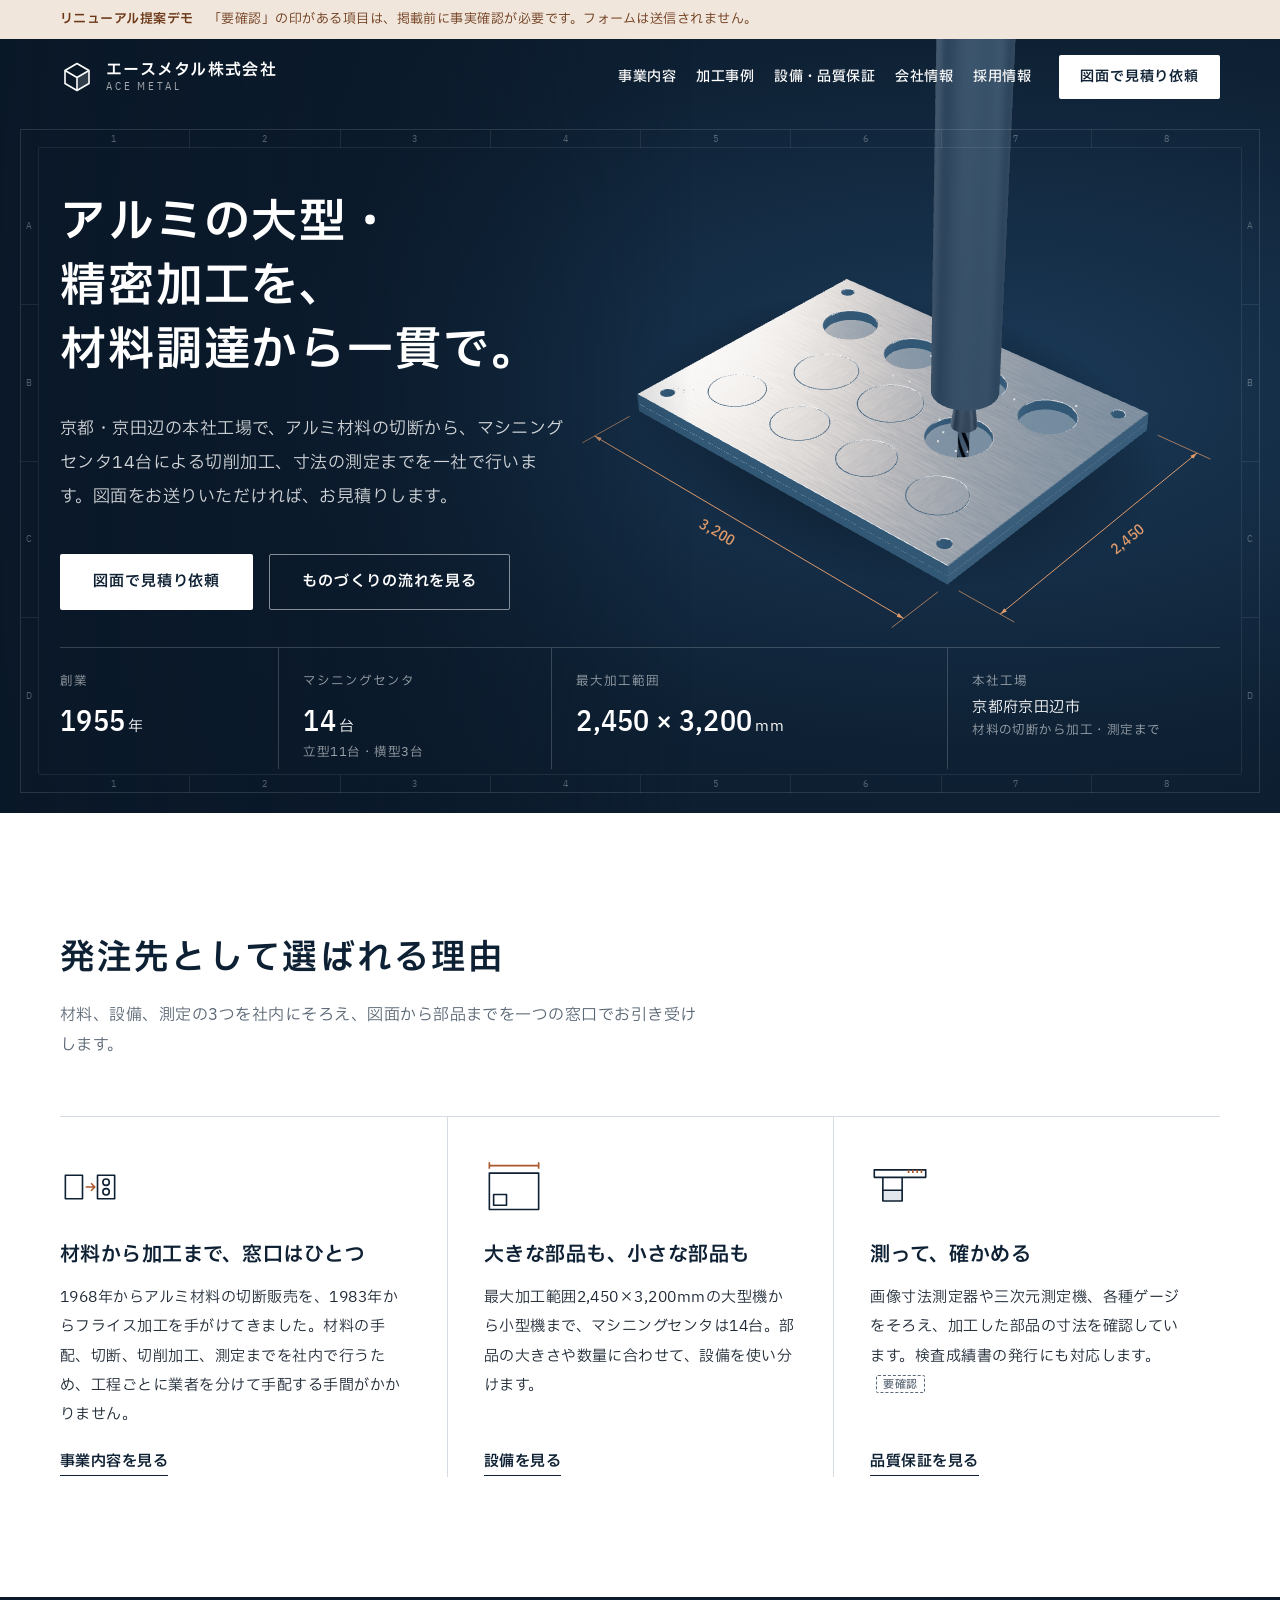
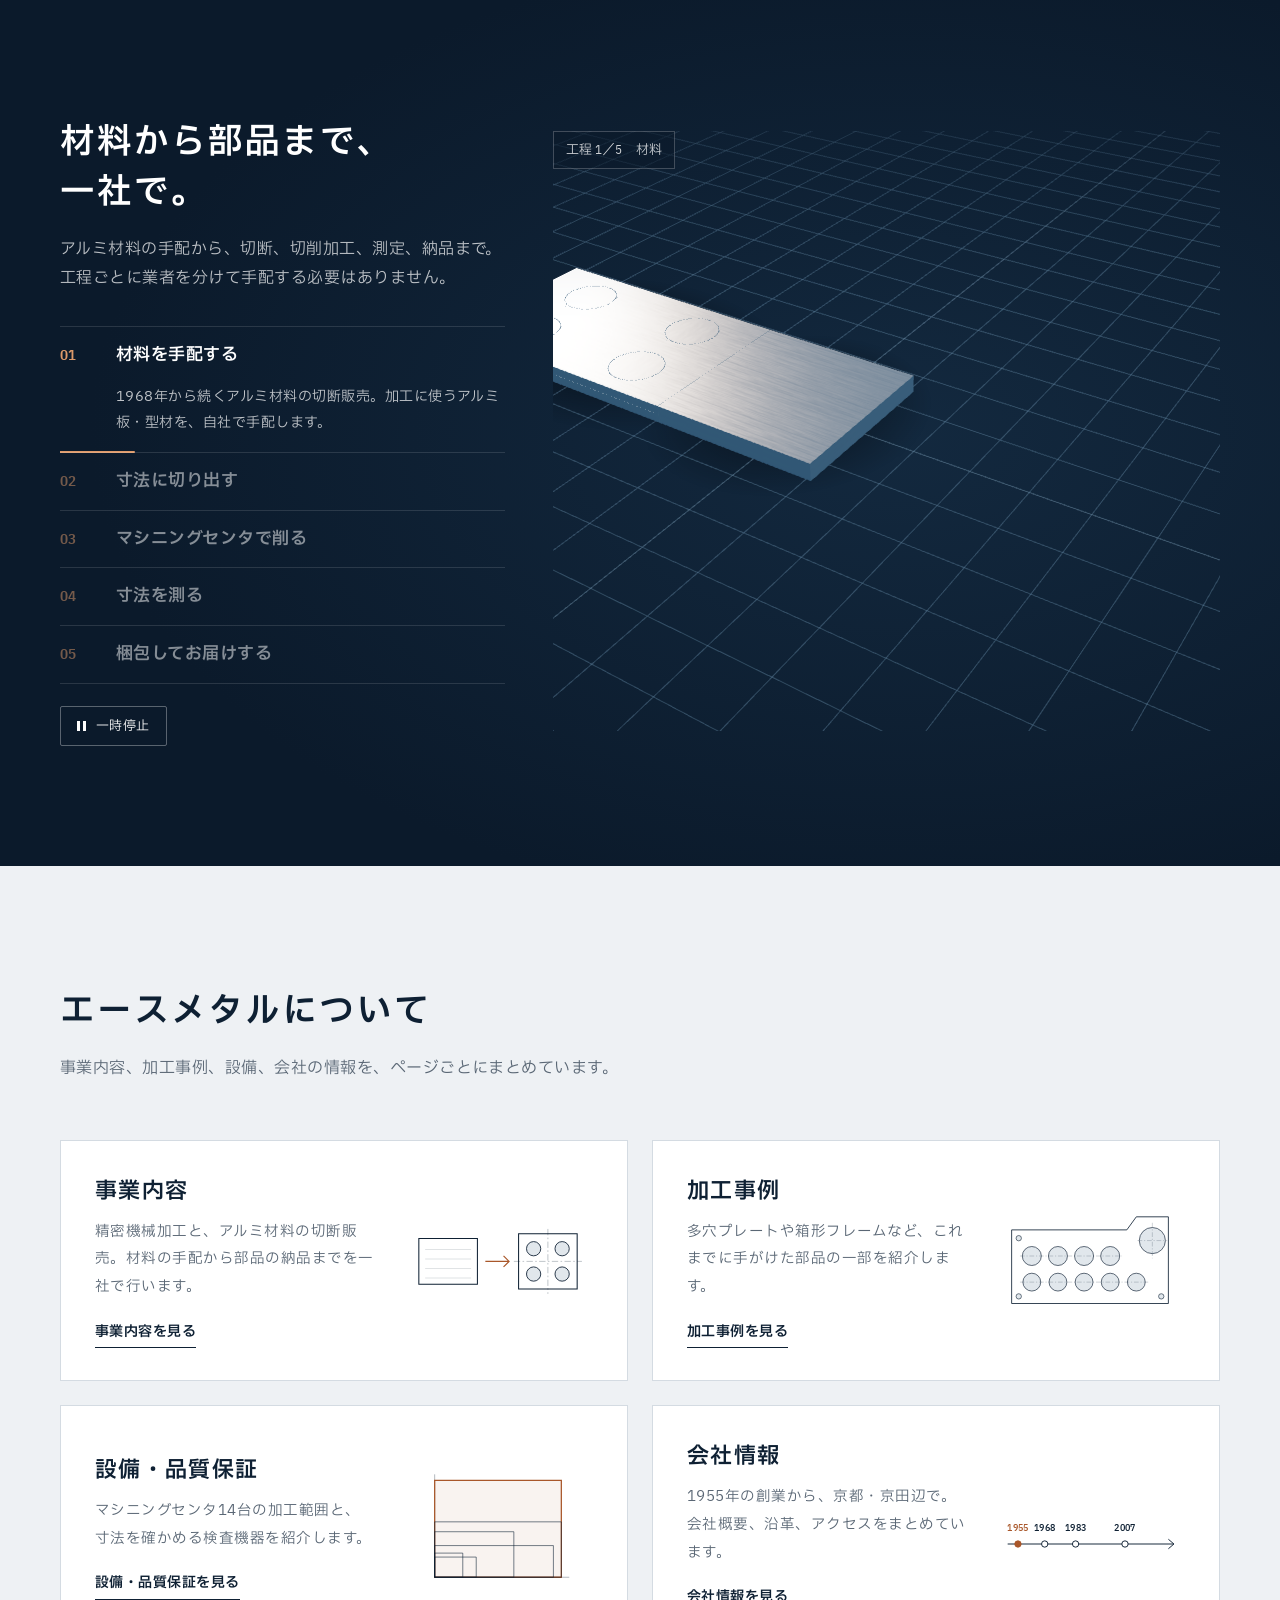
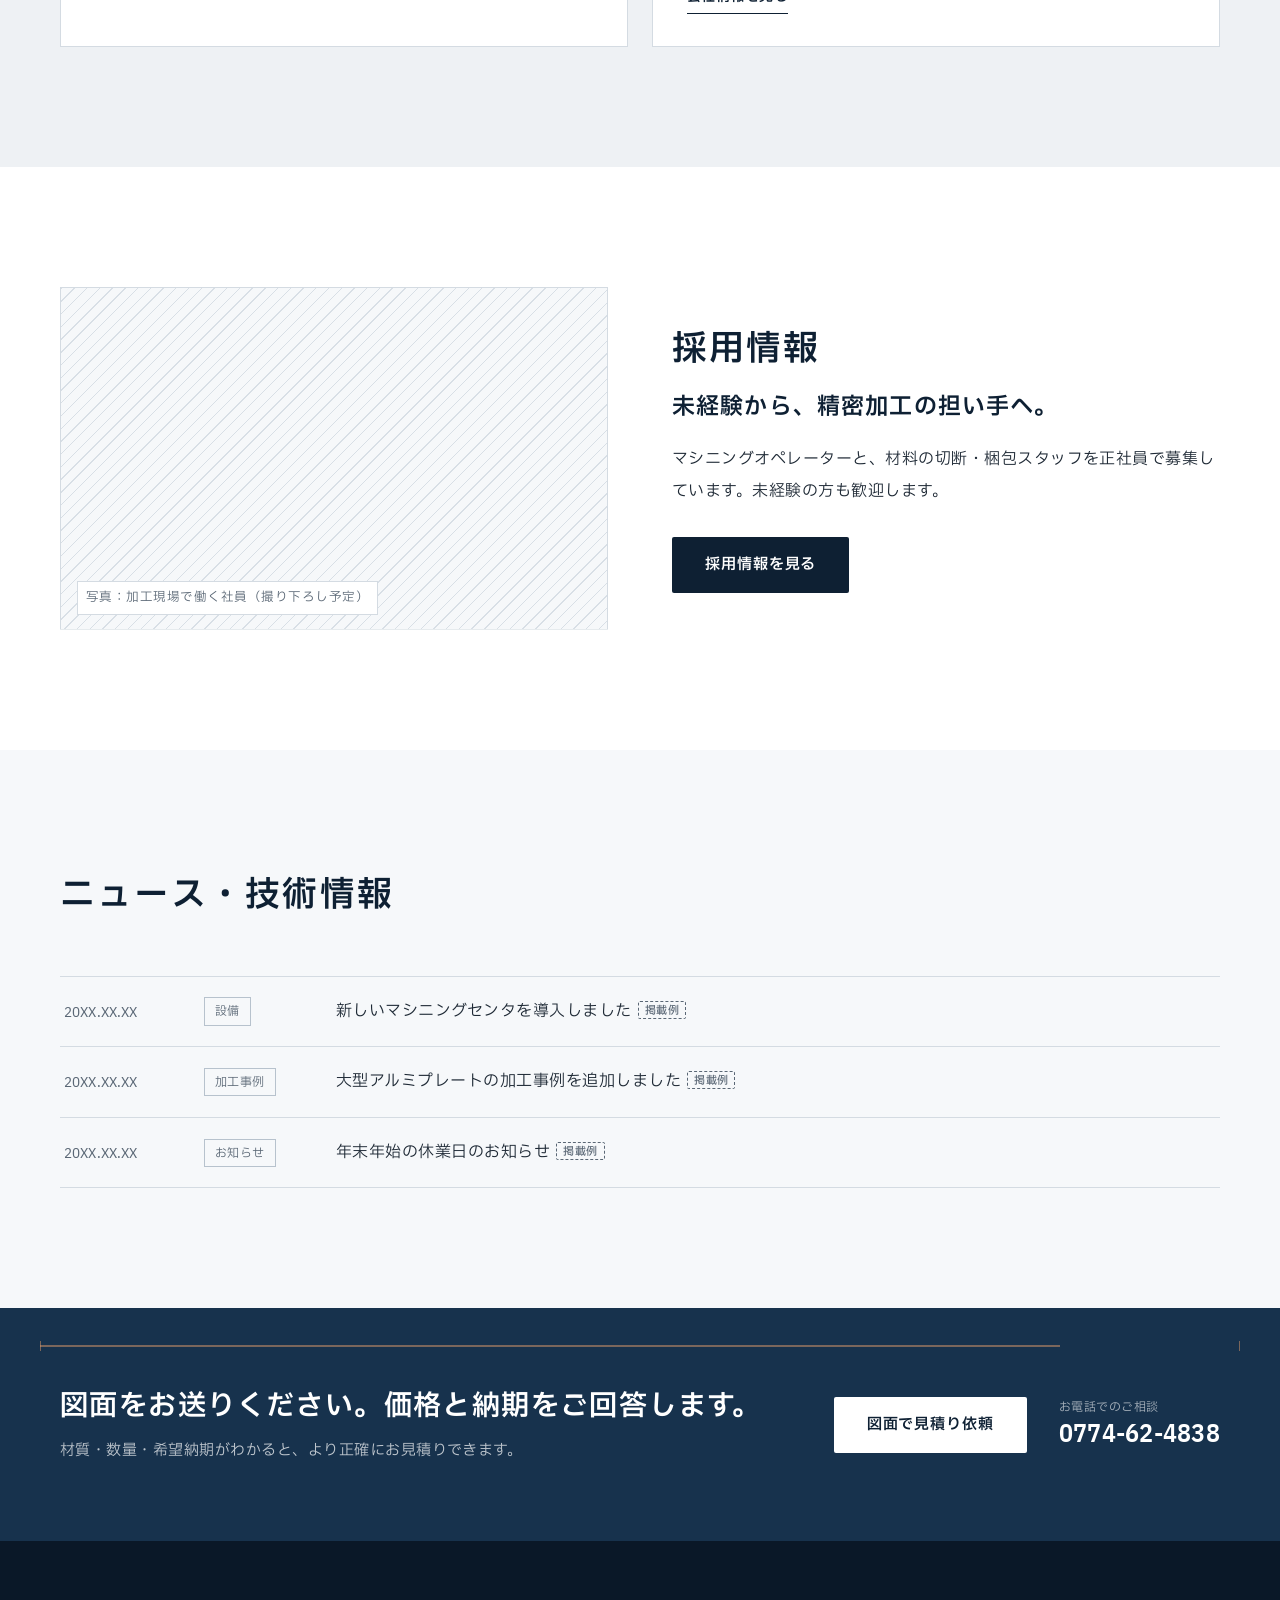
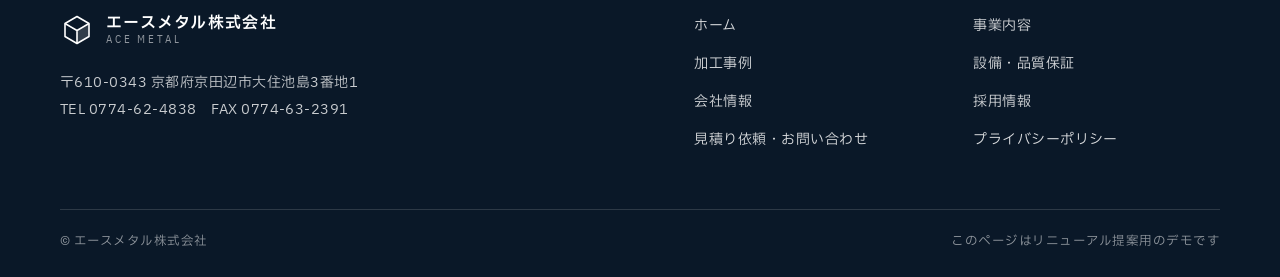
<file: index.html>
<!doctype html>
<html lang="ja">
<head>
<meta charset="utf-8">
<meta name="viewport" content="width=device-width, initial-scale=1, viewport-fit=cover">
<title>エースメタル サイト改良デモ</title>
<meta name="claude:viewport-fit-sides" content="cover">
<meta name="robots" content="noindex, nofollow">
<link rel="preconnect" href="https://fonts.googleapis.com">
<link rel="preconnect" href="https://fonts.gstatic.com" crossorigin>
<link rel="stylesheet" href="https://fonts.googleapis.com/css2?family=IBM+Plex+Sans+Condensed:wght@400;500;600&amp;family=IBM+Plex+Sans+JP:wght@400;500;600;700&amp;display=swap">
<link rel="stylesheet" href="assets/site.css">
<script type="application/ld+json">{"@context": "https://schema.org", "@type": "Organization", "name": "エースメタル株式会社", "url": "https://www.ace-metal.co.jp/", "telephone": "+81-774-62-4838", "faxNumber": "+81-774-63-2391", "foundingDate": "1955-04", "address": {"@type": "PostalAddress", "postalCode": "610-0343", "addressRegion": "京都府", "addressLocality": "京田辺市", "streetAddress": "大住池島3番地1", "addressCountry": "JP"}}</script>
<script>(function(){var d=document.documentElement,s=false,c=false;d.lang='ja';try{s=new URLSearchParams(location.search).has('static')}catch(e){}if(s||matchMedia('(prefers-reduced-motion: reduce)').matches)return;d.classList.add('js-pending');try{if(sessionStorage.getItem('am-pt')==='1'){c=true;sessionStorage.removeItem('am-pt')}}catch(e){}if(c)d.classList.add('pt-cover');setTimeout(function(){d.classList.remove('js-pending','pt-cover')},4000)})();</script>
<meta name="description" content="エースメタル株式会社（京都府京田辺市）は、アルミ材料の切断販売と、マシニングセンタ14台による精密機械加工を一貫して行います。最大加工範囲2,450×3,200mm。">
<meta property="og:type" content="website">
<meta property="og:title" content="エースメタル サイト改良デモ">
<meta property="og:description" content="エースメタル株式会社（京都府京田辺市）は、アルミ材料の切断販売と、マシニングセンタ14台による精密機械加工を一貫して行います。最大加工範囲2,450×3,200mm。">
</head>
<body>
<div class="pt" aria-hidden="true"><span class="pt__label">ホーム</span></div>
<a class="skip" href="#main">本文へ移動</a>
<div class="proposal" role="note"><div class="wrap"><strong>リニューアル提案デモ</strong><span>「要確認」の印がある項目は、掲載前に事実確認が必要です。フォームは送信されません。</span></div></div>
<header class="site-header">
  <div class="wrap site-header__bar">
    <a class="logo" href="index.html" aria-label="エースメタル株式会社 ホームへ"><svg viewBox="0 0 34 34" aria-hidden="true"><path d="M17 17.5l12-7v13L17 30.5z" fill="currentColor" opacity=".16"/><g fill="none" stroke="currentColor" stroke-width="1.6" stroke-linejoin="round"><path d="M17 3.5 29 10.5v13L17 30.5 5 23.5v-13z"/><path d="M5 10.5 17 17.5l12-7M17 17.5v13"/></g></svg><span class="logo__text"><span class="logo__ja">エースメタル株式会社</span><span class="logo__en">ACE METAL</span></span></a>
    <nav class="gnav" id="gnav" aria-label="メインメニュー"><ul><li><a href="service.html">事業内容</a></li><li><a href="cases.html">加工事例</a></li><li><a href="equipment.html">設備・品質保証</a></li><li><a href="company.html">会社情報</a></li><li><a href="recruit.html">採用情報</a></li></ul></nav>
    <a class="header-tel" href="tel:0774624838"><small>お電話でのご相談</small><span class="num">0774-62-4838</span></a>
    <a class="btn btn--primary btn--sm header-cta" href="contact.html#form">図面で見積り依頼</a>
    <button class="menu-btn" type="button" aria-expanded="false" aria-controls="gnav"><span class="menu-btn__bars" aria-hidden="true"></span><span class="menu-btn__label">メニュー</span></button>
  </div>
  <span class="scroll-meter" aria-hidden="true"></span>
</header>
<main id="main">
<section class="hero on-dark" id="top" aria-labelledby="hero-title">
  <div class="hero__visual" aria-hidden="true">
    <canvas id="hero-canvas"></canvas>
    <svg class="hero__dims" id="hero-dims" xmlns="http://www.w3.org/2000/svg"></svg>
    <div class="hero__fallback"><svg class="hero-drawing__svg" viewBox="0 0 680 400" role="img" aria-labelledby="hd-title" xmlns="http://www.w3.org/2000/svg">
<title id="hd-title">最大加工範囲 2,450 × 3,200 mm の大型アルミプレートの加工イメージ</title>
<defs>
<marker id="dimArrow" viewBox="0 0 10 10" refX="10" refY="5" markerWidth="8" markerHeight="8" orient="auto-start-reverse"><path d="M0 2L10 5L0 8z" fill="#DE9A6A"/></marker>
<clipPath id="hp0"><ellipse cx="300.0" cy="90.1" rx="29.6" ry="17.1"/></clipPath>
<clipPath id="hp1"><ellipse cx="363.0" cy="126.5" rx="29.6" ry="17.1"/></clipPath>
<clipPath id="hp2"><ellipse cx="426.1" cy="162.9" rx="29.6" ry="17.1"/></clipPath>
<clipPath id="hp3"><ellipse cx="489.1" cy="199.3" rx="29.6" ry="17.1"/></clipPath>
<clipPath id="hp4"><ellipse cx="271.1" cy="143.2" rx="33.4" ry="19.3"/></clipPath>
<clipPath id="hp5"><ellipse cx="334.1" cy="179.6" rx="33.4" ry="19.3"/></clipPath>
<clipPath id="hp6"><ellipse cx="397.1" cy="216.0" rx="33.4" ry="19.3"/></clipPath>
<clipPath id="hp7"><ellipse cx="179.1" cy="159.9" rx="29.6" ry="17.1"/></clipPath>
<clipPath id="hp8"><ellipse cx="242.1" cy="196.3" rx="29.6" ry="17.1"/></clipPath>
<clipPath id="hp9"><ellipse cx="305.2" cy="232.7" rx="29.6" ry="17.1"/></clipPath>
<clipPath id="hp10"><ellipse cx="368.2" cy="269.1" rx="29.6" ry="17.1"/></clipPath>
<clipPath id="hp11"><ellipse cx="300.0" cy="49.1" rx="7.1" ry="4.1"/></clipPath>
<clipPath id="hp12"><ellipse cx="560.1" cy="199.3" rx="7.1" ry="4.1"/></clipPath>
<clipPath id="hp13"><ellipse cx="368.2" cy="310.1" rx="7.1" ry="4.1"/></clipPath>
<clipPath id="hp14"><ellipse cx="108.1" cy="159.9" rx="7.1" ry="4.1"/></clipPath>
</defs>
<g class="fade" style="animation-delay:.9s">
<polygon points="300.0,31.3 591.0,199.3 368.2,327.9 77.2,159.9" fill="rgba(255,255,255,.05)"/>
<polygon points="591.0,199.3 368.2,327.9 368.2,342.6 591.0,214.0" fill="rgba(255,255,255,.12)"/>
<polygon points="77.2,159.9 368.2,327.9 368.2,342.6 77.2,174.6" fill="rgba(255,255,255,.075)"/>
</g>
<g fill="none" stroke="rgba(255,255,255,.86)" stroke-width="1.3" stroke-linejoin="round">
<polygon class="draw" pathLength="1" points="300.0,31.3 591.0,199.3 368.2,327.9 77.2,159.9" style="animation-delay:.1s"/>
<polyline class="draw" pathLength="1" points="591.0,199.3 591.0,214.0 368.2,342.6 77.2,174.6 77.2,159.9" style="animation-delay:.35s"/>
<path class="draw" pathLength="1" d="M368.2 327.9L368.2 342.6" style="animation-delay:.5s"/>
</g>
<g>
<ellipse class="fade" style="animation-delay:0.85s" cx="300.0" cy="90.1" rx="29.6" ry="17.1" fill="rgba(3,10,20,.45)"/>
<ellipse class="fade" style="animation-delay:0.85s" clip-path="url(#hp0)" cx="300.0" cy="99.5" rx="29.6" ry="17.1" fill="rgba(255,255,255,.06)" stroke="rgba(255,255,255,.4)" stroke-width=".8"/>
<ellipse class="draw" pathLength="1" style="animation-delay:0.55s" cx="300.0" cy="90.1" rx="29.6" ry="17.1" fill="none" stroke="rgba(255,255,255,.82)" stroke-width="1"/>
</g>
<g>
<ellipse class="fade" style="animation-delay:0.90s" cx="363.0" cy="126.5" rx="29.6" ry="17.1" fill="rgba(3,10,20,.45)"/>
<ellipse class="fade" style="animation-delay:0.90s" clip-path="url(#hp1)" cx="363.0" cy="135.9" rx="29.6" ry="17.1" fill="rgba(255,255,255,.06)" stroke="rgba(255,255,255,.4)" stroke-width=".8"/>
<ellipse class="draw" pathLength="1" style="animation-delay:0.60s" cx="363.0" cy="126.5" rx="29.6" ry="17.1" fill="none" stroke="rgba(255,255,255,.82)" stroke-width="1"/>
</g>
<g>
<ellipse class="fade" style="animation-delay:0.94s" cx="426.1" cy="162.9" rx="29.6" ry="17.1" fill="rgba(3,10,20,.45)"/>
<ellipse class="fade" style="animation-delay:0.94s" clip-path="url(#hp2)" cx="426.1" cy="172.4" rx="29.6" ry="17.1" fill="rgba(255,255,255,.06)" stroke="rgba(255,255,255,.4)" stroke-width=".8"/>
<ellipse class="draw" pathLength="1" style="animation-delay:0.64s" cx="426.1" cy="162.9" rx="29.6" ry="17.1" fill="none" stroke="rgba(255,255,255,.82)" stroke-width="1"/>
</g>
<g>
<ellipse class="fade" style="animation-delay:0.99s" cx="489.1" cy="199.3" rx="29.6" ry="17.1" fill="rgba(3,10,20,.45)"/>
<ellipse class="fade" style="animation-delay:0.99s" clip-path="url(#hp3)" cx="489.1" cy="208.8" rx="29.6" ry="17.1" fill="rgba(255,255,255,.06)" stroke="rgba(255,255,255,.4)" stroke-width=".8"/>
<ellipse class="draw" pathLength="1" style="animation-delay:0.69s" cx="489.1" cy="199.3" rx="29.6" ry="17.1" fill="none" stroke="rgba(255,255,255,.82)" stroke-width="1"/>
</g>
<g>
<ellipse class="fade" style="animation-delay:1.03s" cx="271.1" cy="143.2" rx="33.4" ry="19.3" fill="rgba(3,10,20,.45)"/>
<ellipse class="fade" style="animation-delay:1.03s" clip-path="url(#hp4)" cx="271.1" cy="152.7" rx="33.4" ry="19.3" fill="rgba(255,255,255,.06)" stroke="rgba(255,255,255,.4)" stroke-width=".8"/>
<ellipse class="draw" pathLength="1" style="animation-delay:0.73s" cx="271.1" cy="143.2" rx="33.4" ry="19.3" fill="none" stroke="rgba(255,255,255,.82)" stroke-width="1"/>
</g>
<g>
<ellipse class="fade" style="animation-delay:1.07s" cx="334.1" cy="179.6" rx="33.4" ry="19.3" fill="rgba(3,10,20,.45)"/>
<ellipse class="fade" style="animation-delay:1.07s" clip-path="url(#hp5)" cx="334.1" cy="189.1" rx="33.4" ry="19.3" fill="rgba(255,255,255,.06)" stroke="rgba(255,255,255,.4)" stroke-width=".8"/>
<ellipse class="draw" pathLength="1" style="animation-delay:0.78s" cx="334.1" cy="179.6" rx="33.4" ry="19.3" fill="none" stroke="rgba(255,255,255,.82)" stroke-width="1"/>
</g>
<g>
<ellipse class="fade" style="animation-delay:1.12s" cx="397.1" cy="216.0" rx="33.4" ry="19.3" fill="rgba(3,10,20,.45)"/>
<ellipse class="fade" style="animation-delay:1.12s" clip-path="url(#hp6)" cx="397.1" cy="225.4" rx="33.4" ry="19.3" fill="rgba(255,255,255,.06)" stroke="rgba(255,255,255,.4)" stroke-width=".8"/>
<ellipse class="draw" pathLength="1" style="animation-delay:0.82s" cx="397.1" cy="216.0" rx="33.4" ry="19.3" fill="none" stroke="rgba(255,255,255,.82)" stroke-width="1"/>
</g>
<g>
<ellipse class="fade" style="animation-delay:1.17s" cx="179.1" cy="159.9" rx="29.6" ry="17.1" fill="rgba(3,10,20,.45)"/>
<ellipse class="fade" style="animation-delay:1.17s" clip-path="url(#hp7)" cx="179.1" cy="169.4" rx="29.6" ry="17.1" fill="rgba(255,255,255,.06)" stroke="rgba(255,255,255,.4)" stroke-width=".8"/>
<ellipse class="draw" pathLength="1" style="animation-delay:0.86s" cx="179.1" cy="159.9" rx="29.6" ry="17.1" fill="none" stroke="rgba(255,255,255,.82)" stroke-width="1"/>
</g>
<g>
<ellipse class="fade" style="animation-delay:1.21s" cx="242.1" cy="196.3" rx="29.6" ry="17.1" fill="rgba(3,10,20,.45)"/>
<ellipse class="fade" style="animation-delay:1.21s" clip-path="url(#hp8)" cx="242.1" cy="205.8" rx="29.6" ry="17.1" fill="rgba(255,255,255,.06)" stroke="rgba(255,255,255,.4)" stroke-width=".8"/>
<ellipse class="draw" pathLength="1" style="animation-delay:0.91s" cx="242.1" cy="196.3" rx="29.6" ry="17.1" fill="none" stroke="rgba(255,255,255,.82)" stroke-width="1"/>
</g>
<g>
<ellipse class="fade" style="animation-delay:1.26s" cx="305.2" cy="232.7" rx="29.6" ry="17.1" fill="rgba(3,10,20,.45)"/>
<ellipse class="fade" style="animation-delay:1.26s" clip-path="url(#hp9)" cx="305.2" cy="242.2" rx="29.6" ry="17.1" fill="rgba(255,255,255,.06)" stroke="rgba(255,255,255,.4)" stroke-width=".8"/>
<ellipse class="draw" pathLength="1" style="animation-delay:0.96s" cx="305.2" cy="232.7" rx="29.6" ry="17.1" fill="none" stroke="rgba(255,255,255,.82)" stroke-width="1"/>
</g>
<g>
<ellipse class="fade" style="animation-delay:1.30s" cx="368.2" cy="269.1" rx="29.6" ry="17.1" fill="rgba(3,10,20,.45)"/>
<ellipse class="fade" style="animation-delay:1.30s" clip-path="url(#hp10)" cx="368.2" cy="278.6" rx="29.6" ry="17.1" fill="rgba(255,255,255,.06)" stroke="rgba(255,255,255,.4)" stroke-width=".8"/>
<ellipse class="draw" pathLength="1" style="animation-delay:1.00s" cx="368.2" cy="269.1" rx="29.6" ry="17.1" fill="none" stroke="rgba(255,255,255,.82)" stroke-width="1"/>
</g>
<g>
<ellipse class="fade" style="animation-delay:1.34s" cx="300.0" cy="49.1" rx="7.1" ry="4.1" fill="rgba(3,10,20,.45)"/>
<ellipse class="fade" style="animation-delay:1.34s" clip-path="url(#hp11)" cx="300.0" cy="63.8" rx="7.1" ry="4.1" fill="rgba(255,255,255,.06)" stroke="rgba(255,255,255,.4)" stroke-width=".8"/>
<ellipse class="draw" pathLength="1" style="animation-delay:1.04s" cx="300.0" cy="49.1" rx="7.1" ry="4.1" fill="none" stroke="rgba(255,255,255,.82)" stroke-width="1"/>
</g>
<g>
<ellipse class="fade" style="animation-delay:1.39s" cx="560.1" cy="199.3" rx="7.1" ry="4.1" fill="rgba(3,10,20,.45)"/>
<ellipse class="fade" style="animation-delay:1.39s" clip-path="url(#hp12)" cx="560.1" cy="214.0" rx="7.1" ry="4.1" fill="rgba(255,255,255,.06)" stroke="rgba(255,255,255,.4)" stroke-width=".8"/>
<ellipse class="draw" pathLength="1" style="animation-delay:1.09s" cx="560.1" cy="199.3" rx="7.1" ry="4.1" fill="none" stroke="rgba(255,255,255,.82)" stroke-width="1"/>
</g>
<g>
<ellipse class="fade" style="animation-delay:1.44s" cx="368.2" cy="310.1" rx="7.1" ry="4.1" fill="rgba(3,10,20,.45)"/>
<ellipse class="fade" style="animation-delay:1.44s" clip-path="url(#hp13)" cx="368.2" cy="324.8" rx="7.1" ry="4.1" fill="rgba(255,255,255,.06)" stroke="rgba(255,255,255,.4)" stroke-width=".8"/>
<ellipse class="draw" pathLength="1" style="animation-delay:1.14s" cx="368.2" cy="310.1" rx="7.1" ry="4.1" fill="none" stroke="rgba(255,255,255,.82)" stroke-width="1"/>
</g>
<g>
<ellipse class="fade" style="animation-delay:1.48s" cx="108.1" cy="159.9" rx="7.1" ry="4.1" fill="rgba(3,10,20,.45)"/>
<ellipse class="fade" style="animation-delay:1.48s" clip-path="url(#hp14)" cx="108.1" cy="174.6" rx="7.1" ry="4.1" fill="rgba(255,255,255,.06)" stroke="rgba(255,255,255,.4)" stroke-width=".8"/>
<ellipse class="draw" pathLength="1" style="animation-delay:1.18s" cx="108.1" cy="159.9" rx="7.1" ry="4.1" fill="none" stroke="rgba(255,255,255,.82)" stroke-width="1"/>
</g>
<g class="fade" style="animation-delay:1.3s" fill="none" stroke="rgba(255,255,255,.3)" stroke-width=".8" stroke-dasharray="9 3 2 3">
<path d="M271.8 73.8L328.2 106.4"/>
<path d="M328.2 73.8L271.8 106.4"/>
<path d="M334.8 110.2L391.2 142.8"/>
<path d="M391.2 110.2L334.8 142.8"/>
<path d="M397.9 146.6L454.3 179.2"/>
<path d="M454.3 146.6L397.9 179.2"/>
<path d="M461.0 183.0L517.3 215.6"/>
<path d="M517.3 183.0L461.0 215.6"/>
<path d="M240.2 125.4L302.0 161.1"/>
<path d="M302.0 125.4L240.2 161.1"/>
<path d="M303.2 161.8L365.0 197.5"/>
<path d="M365.0 161.8L303.2 197.5"/>
<path d="M366.2 198.1L428.0 233.8"/>
<path d="M428.0 198.1L366.2 233.8"/>
<path d="M150.9 143.6L207.2 176.2"/>
<path d="M207.2 143.6L150.9 176.2"/>
<path d="M213.9 180.0L270.3 212.6"/>
<path d="M270.3 180.0L213.9 212.6"/>
<path d="M277.0 216.5L333.4 249.0"/>
<path d="M333.4 216.5L277.0 249.0"/>
<path d="M340.0 252.8L396.4 285.4"/>
<path d="M396.4 252.8L340.0 285.4"/>
</g>
<g class="fade" style="animation-delay:1.45s" fill="none" stroke="#DE9A6A" stroke-width=".9">
<path d="M70.8 178.3L34.5 199.3"/>
<path d="M361.8 346.3L325.5 367.3"/>
<path d="M42.7 194.6L333.6 362.6" stroke-width="1.1" marker-start="url(#dimArrow)" marker-end="url(#dimArrow)"/>
<path d="M374.6 346.3L410.9 367.3"/>
<path d="M597.3 217.7L633.7 238.7"/>
<path d="M402.8 362.6L625.5 233.9" stroke-width="1.1" marker-start="url(#dimArrow)" marker-end="url(#dimArrow)"/>
</g>
<g class="fade dim-text" style="animation-delay:1.55s" fill="#DE9A6A">
<text x="173.4" y="287.1" transform="rotate(30 173.4 287.1)" text-anchor="middle" dominant-baseline="middle">3,200</text>
<text x="528.9" y="306.8" transform="rotate(-30 528.9 306.8)" text-anchor="middle" dominant-baseline="middle">2,450</text>
</g>
</svg></div>
  </div>
  <div class="sheet" aria-hidden="true"><div class="sheet__cols sheet__cols--top"><span>1</span><span>2</span><span>3</span><span>4</span><span>5</span><span>6</span><span>7</span><span>8</span></div><div class="sheet__cols sheet__cols--bottom"><span>1</span><span>2</span><span>3</span><span>4</span><span>5</span><span>6</span><span>7</span><span>8</span></div><div class="sheet__rows sheet__rows--left"><span>A</span><span>B</span><span>C</span><span>D</span></div><div class="sheet__rows sheet__rows--right"><span>A</span><span>B</span><span>C</span><span>D</span></div></div>
  <div class="hero__body"><div class="wrap"><div class="hero__copy">
    <h1 class="hero__title" id="hero-title"><span class="nb">アルミの大型・</span><span class="nb">精密加工を、</span><br><span class="nb">材料調達から</span><span class="nb">一貫で。</span></h1>
    <p class="hero__lead">京都・京田辺の本社工場で、アルミ材料の切断から、マシニングセンタ14台による切削加工、寸法の測定までを一社で行います。図面をお送りいただければ、お見積りします。</p>
    <div class="hero__actions"><a class="btn btn--light" href="contact.html#form">図面で見積り依頼</a><a class="btn btn--ghost-dark" href="#process">ものづくりの流れを見る</a></div>
  </div></div></div>
  <div class="hero__bottom"><div class="wrap">
    <table class="titleblock">
      <tr><th scope="row">品名</th><td>大型アルミプレート（加工イメージ）</td></tr>
      <tr><th scope="row">加工範囲</th><td>最大 <span class="num">2,450 × 3,200</span> mm</td></tr>
      <tr><th scope="row">設備</th><td>立型マシニングセンタ FJV-100/120</td></tr>
    </table>
    <dl class="hero-specs">
      <div><dt>創業</dt><dd><span class="num">1955</span>年</dd></div>
      <div><dt>マシニングセンタ</dt><dd><span class="num" data-count="14">14</span>台<small>立型11台・横型3台</small></dd></div>
      <div><dt>最大加工範囲</dt><dd><span class="num"><span data-count="2450">2,450</span> × <span data-count="3200">3,200</span></span>mm</dd></div>
      <div><dt>本社工場</dt><dd>京都府京田辺市<small>材料の切断から加工・測定まで</small></dd></div>
    </dl>
  </div></div>
</section>

<section class="section" id="reasons" aria-labelledby="reasons-title">
  <div class="wrap">
    <div class="section-head"><div><h2 class="section-title" id="reasons-title" data-split><span class="nb">発注先として</span><span class="nb">選ばれる理由</span></h2><p class="section-lead" data-reveal>材料、設備、測定の3つを社内にそろえ、図面から部品までを一つの窓口でお引き受けします。</p></div></div>
    <div class="reasons" data-stagger>
      <div class="reason"><div data-draw><svg viewBox="0 0 56 56" aria-hidden="true" fill="none" stroke="#0E2033" stroke-width="1.5" stroke-linejoin="round">
<rect x="5" y="17" width="16" height="22"/><path d="M24 28h8M29 24.5 32.5 28 29 31.5" stroke="#A9572A"/>
<rect x="35" y="17" width="16" height="22"/><circle cx="43" cy="23.5" r="3"/><circle cx="43" cy="32.5" r="3"/></svg></div><h3>材料から加工まで、窓口はひとつ</h3><p>1968年からアルミ材料の切断販売を、1983年からフライス加工を手がけてきました。材料の手配、切断、切削加工、測定までを社内で行うため、工程ごとに業者を分けて手配する手間がかかりません。</p><p class="reason__link"><a class="text-link" href="service.html">事業内容を見る</a></p></div>
      <div class="reason"><div data-draw><svg viewBox="0 0 56 56" aria-hidden="true" fill="none" stroke="#0E2033" stroke-width="1.5" stroke-linejoin="round">
<rect x="5" y="15" width="46" height="34"/><rect x="9" y="35" width="12" height="10"/>
<path d="M5 8h46M5 5v6M51 5v6" stroke="#A9572A"/></svg></div><h3>大きな部品も、小さな部品も</h3><p>最大加工範囲2,450×3,200mmの大型機から小型機まで、マシニングセンタは14台。部品の大きさや数量に合わせて、設備を使い分けます。</p><p class="reason__link"><a class="text-link" href="equipment.html">設備を見る</a></p></div>
      <div class="reason"><div data-draw><svg viewBox="0 0 56 56" aria-hidden="true" fill="none" stroke="#0E2033" stroke-width="1.5" stroke-linejoin="round">
<rect x="4" y="12" width="48" height="7"/><path d="M12 19v22M30 19v22"/><rect x="12" y="31" width="18" height="10" fill="#E1E7EC"/>
<path d="M36 12v3M40 12v3M44 12v3M48 12v3" stroke="#A9572A"/></svg></div><h3>測って、確かめる</h3><p>画像寸法測定器や三次元測定機、各種ゲージをそろえ、加工した部品の寸法を確認しています。検査成績書の発行にも対応します。<span class="tbc">要確認</span></p><p class="reason__link"><a class="text-link" href="equipment.html#quality">品質保証を見る</a></p></div>
    </div>
  </div>
</section>

<section class="process on-dark" id="process" aria-labelledby="process-title">
  <div class="wrap process__grid">
    <div class="process__text">
      <h2 class="section-title" id="process-title" data-split><span class="nb">材料から部品まで、</span><span class="nb">一社で。</span></h2>
      <p class="section-lead process__lead">アルミ材料の手配から、切断、切削加工、測定、納品まで。工程ごとに業者を分けて手配する必要はありません。</p>
      <ol class="process__steps"><li class="is-active"><h3 class="process__head"><span class="process__no num">01</span><span class="process__name">材料を手配する</span></h3><p>1968年から続くアルミ材料の切断販売。加工に使うアルミ板・型材を、自社で手配します。</p><span class="process__meter" aria-hidden="true"><i></i></span></li><li><h3 class="process__head"><span class="process__no num">02</span><span class="process__name">寸法に切り出す</span></h3><p>チップソー7台、バンドソー、コンタマシン、シャーリングで、材料を加工前の寸法に切断します。</p><span class="process__meter" aria-hidden="true"><i></i></span></li><li><h3 class="process__head"><span class="process__no num">03</span><span class="process__name">マシニングセンタで削る</span></h3><p>立型11台・横型3台のマシニングセンタで、ポケット加工や穴あけを行います。最大加工範囲は2,450×3,200mmです。</p><span class="process__meter" aria-hidden="true"><i></i></span></li><li><h3 class="process__head"><span class="process__no num">04</span><span class="process__name">寸法を測る</span></h3><p>画像寸法測定器や三次元測定機で、加工した部品の寸法を確認します。</p><span class="process__meter" aria-hidden="true"><i></i></span></li><li><h3 class="process__head"><span class="process__no num">05</span><span class="process__name">梱包してお届けする</span></h3><p>梱包して、ご指定の場所へお届けします。</p><span class="process__meter" aria-hidden="true"><i></i></span></li></ol>
      <div class="process__controls"><button class="process__toggle" type="button" aria-pressed="false" hidden><span>一時停止</span></button></div>
    </div>
    <div class="process__visual" aria-hidden="true">
      <canvas id="process-canvas"></canvas>
      <svg class="process__dims" id="process-dims" xmlns="http://www.w3.org/2000/svg"></svg>
      <p class="process__caption num">工程 1／5　材料</p>
    </div>
  </div>
</section>

<section class="section section--alu" id="explore" aria-labelledby="explore-title">
  <div class="wrap">
    <div class="section-head"><div><h2 class="section-title" id="explore-title" data-split>エースメタルについて</h2><p class="section-lead" data-reveal>事業内容、加工事例、設備、会社の情報を、ページごとにまとめています。</p></div></div>
    <div class="gates" data-stagger><a class="gate" href="service.html"><div class="gate__body"><h3 class="gate__title">事業内容</h3><p class="gate__text">精密機械加工と、アルミ材料の切断販売。材料の手配から部品の納品までを一社で行います。</p><span class="gate__more">事業内容を見る</span></div><div class="gate__fig" data-draw aria-hidden="true"><svg viewBox="0 0 240 150" role="img" aria-label="材料から部品へ" xmlns="http://www.w3.org/2000/svg"><rect x="20" y="46" width="74" height="58" fill="#fff" stroke="#0E2033" stroke-width="1.3"/><path d="M28 60H86M28 72H86M28 84H86M28 96H86" stroke="rgba(14,32,51,.16)" stroke-width="1"/><path d="M104 75H134M127 68L134 75L127 82" fill="none" stroke="#A9572A" stroke-width="1.5"/><rect x="146" y="40" width="74" height="70" fill="#fff" stroke="#0E2033" stroke-width="1.3"/><circle cx="165" cy="59" r="9" fill="#E1E7EC" stroke="#0E2033" stroke-width="1.1"/><circle cx="201" cy="59" r="9" fill="#E1E7EC" stroke="#0E2033" stroke-width="1.1"/><circle cx="165" cy="91" r="9" fill="#E1E7EC" stroke="#0E2033" stroke-width="1.1"/><circle cx="201" cy="91" r="9" fill="#E1E7EC" stroke="#0E2033" stroke-width="1.1"/><g stroke="rgba(14,32,51,.42)" stroke-width=".8" stroke-dasharray="8 3 2 3" fill="none"><path d="M183 34V116M140 75H226"/></g></svg></div></a><a class="gate" href="cases.html"><div class="gate__body"><h3 class="gate__title">加工事例</h3><p class="gate__text">多穴プレートや箱形フレームなど、これまでに手がけた部品の一部を紹介します。</p><span class="gate__more">加工事例を見る</span></div><div class="gate__fig" data-draw aria-hidden="true"><svg viewBox="0 0 320 210" role="img" aria-label="多穴ポケットプレートの上面図" xmlns="http://www.w3.org/2000/svg">
<path d="M28 52H222L238 30H292V176H28Z" fill="#fff" stroke="#0E2033" stroke-width="1.4" stroke-linejoin="round"/>
<circle cx="62" cy="96" r="16" fill="#E1E7EC" stroke="#0E2033" stroke-width="1.1"/>
<circle cx="106" cy="96" r="16" fill="#E1E7EC" stroke="#0E2033" stroke-width="1.1"/>
<circle cx="150" cy="96" r="16" fill="#E1E7EC" stroke="#0E2033" stroke-width="1.1"/>
<circle cx="194" cy="96" r="16" fill="#E1E7EC" stroke="#0E2033" stroke-width="1.1"/>
<circle cx="62" cy="140" r="15" fill="#E1E7EC" stroke="#0E2033" stroke-width="1.1"/>
<circle cx="106" cy="140" r="15" fill="#E1E7EC" stroke="#0E2033" stroke-width="1.1"/>
<circle cx="150" cy="140" r="15" fill="#E1E7EC" stroke="#0E2033" stroke-width="1.1"/>
<circle cx="194" cy="140" r="15" fill="#E1E7EC" stroke="#0E2033" stroke-width="1.1"/>
<circle cx="238" cy="140" r="15" fill="#E1E7EC" stroke="#0E2033" stroke-width="1.1"/>
<circle cx="265" cy="70" r="22" fill="#E1E7EC" stroke="#0E2033" stroke-width="1.1"/>
<circle cx="40" cy="66" r="4.5" fill="#E1E7EC" stroke="#0E2033" stroke-width="1"/>
<circle cx="40" cy="164" r="4.5" fill="#E1E7EC" stroke="#0E2033" stroke-width="1"/>
<circle cx="280" cy="164" r="4.5" fill="#E1E7EC" stroke="#0E2033" stroke-width="1"/>
<g stroke="rgba(14,32,51,.42)" stroke-width=".8" stroke-dasharray="8 3 2 3" fill="none"><path d="M42 96H214M42 140H258M265 40V100M240 70H290"/></g>
</svg></div></a><a class="gate" href="equipment.html"><div class="gate__body"><h3 class="gate__title">設備・品質保証</h3><p class="gate__text">マシニングセンタ14台の加工範囲と、寸法を確かめる検査機器を紹介します。</p><span class="gate__more">設備・品質保証を見る</span></div><div class="gate__fig" data-draw aria-hidden="true"><svg viewBox="0 0 240 150" role="img" aria-label="加工範囲の比較" xmlns="http://www.w3.org/2000/svg"><path d="M40 8V138H210" fill="none" stroke="rgba(14,32,51,.4)" stroke-width="1"/><rect x="40" y="15.5" width="160.0" height="122.5" fill="rgba(169,87,42,.07)" stroke="#A9572A" stroke-width="1.6"/><rect x="40" y="68.0" width="160.0" height="70.0" fill="rgba(255,255,255,0)" stroke="rgba(14,32,51,.6)" stroke-width="1.2"/><rect x="40" y="98.0" width="150.0" height="40.0" fill="rgba(255,255,255,0)" stroke="rgba(14,32,51,.6)" stroke-width="1.2"/><rect x="40" y="80.5" width="100.0" height="57.5" fill="rgba(255,255,255,0)" stroke="rgba(14,32,51,.6)" stroke-width="1.2"/><rect x="40" y="112.5" width="52.5" height="25.5" fill="rgba(255,255,255,0)" stroke="rgba(14,32,51,.6)" stroke-width="1.2"/><rect x="40" y="107.5" width="35.5" height="30.5" fill="rgba(255,255,255,0)" stroke="rgba(14,32,51,.6)" stroke-width="1.2"/></svg></div></a><a class="gate" href="company.html"><div class="gate__body"><h3 class="gate__title">会社情報</h3><p class="gate__text">1955年の創業から、京都・京田辺で。会社概要、沿革、アクセスをまとめています。</p><span class="gate__more">会社情報を見る</span></div><div class="gate__fig" data-draw aria-hidden="true"><svg viewBox="0 0 240 150" role="img" aria-label="1955年から現在までの沿革" xmlns="http://www.w3.org/2000/svg"><path d="M16 96H226" fill="none" stroke="#0E2033" stroke-width="1.2"/><path d="M219 90L226 96L219 102" fill="none" stroke="#0E2033" stroke-width="1.2"/><circle cx="29.0" cy="96" r="4" fill="#A9572A" stroke="#A9572A" stroke-width="1.2"/><text class="gate__yr" x="29.0" y="80" text-anchor="middle" fill="#A9572A">1955</text><circle cx="62.8" cy="96" r="4" fill="#fff" stroke="#0E2033" stroke-width="1.2"/><text class="gate__yr" x="62.8" y="80" text-anchor="middle" fill="#0E2033">1968</text><circle cx="101.8" cy="96" r="4" fill="#fff" stroke="#0E2033" stroke-width="1.2"/><text class="gate__yr" x="101.8" y="80" text-anchor="middle" fill="#0E2033">1983</text><circle cx="164.2" cy="96" r="4" fill="#fff" stroke="#0E2033" stroke-width="1.2"/><text class="gate__yr" x="164.2" y="80" text-anchor="middle" fill="#0E2033">2007</text></svg></div></a></div>
  </div>
</section>

<section class="section" aria-labelledby="recruit-band-title">
  <div class="wrap recruit-band">
    <div class="photo-slot" data-wipe><span>写真：加工現場で働く社員（撮り下ろし予定）</span></div>
    <div data-reveal>
      <h2 class="section-title" id="recruit-band-title">採用情報</h2>
      <p class="recruit-band__catch">未経験から、精密加工の担い手へ。</p>
      <p class="recruit-band__text">マシニングオペレーターと、材料の切断・梱包スタッフを正社員で募集しています。未経験の方も歓迎します。</p>
      <a class="btn btn--primary" href="recruit.html">採用情報を見る</a>
    </div>
  </div>
</section>

<section class="section section--alu2" id="news" aria-labelledby="news-title">
  <div class="wrap">
    <div class="section-head"><div><h2 class="section-title" id="news-title" data-split>ニュース・技術情報</h2></div></div>
    <ul class="news-list" data-stagger>
      <li><span class="num">20XX.XX.XX</span><span class="news-cat">設備</span><span class="news-list__title">新しいマシニングセンタを導入しました<span class="tbc">掲載例</span></span></li>
      <li><span class="num">20XX.XX.XX</span><span class="news-cat">加工事例</span><span class="news-list__title">大型アルミプレートの加工事例を追加しました<span class="tbc">掲載例</span></span></li>
      <li><span class="num">20XX.XX.XX</span><span class="news-cat">お知らせ</span><span class="news-list__title">年末年始の休業日のお知らせ<span class="tbc">掲載例</span></span></li>
    </ul>
  </div>
</section>
<section class="cta-band on-dark" aria-labelledby="cta-title">
  <svg class="cta-band__rule" viewBox="0 0 1000 12" preserveAspectRatio="none" aria-hidden="true" data-draw><path d="M0 6H1000M0 1V11M1000 1V11" fill="none" stroke="#DE9A6A" stroke-width="1" vector-effect="non-scaling-stroke"/></svg>
  <div class="wrap cta-band__inner" data-reveal>
    <div><h2 id="cta-title"><span class="nb">図面をお送りください。</span><span class="nb">価格と納期をご回答します。</span></h2><p>材質・数量・希望納期がわかると、より正確にお見積りできます。</p></div>
    <div class="cta-band__actions">
      <a class="btn btn--light" href="contact.html#form">図面で見積り依頼</a>
      <a class="tel-block" href="tel:0774624838"><small>お電話でのご相談</small><span class="num">0774-62-4838</span></a>
    </div>
  </div>
</section>
</main>
<footer class="site-footer on-dark">
  <div class="wrap">
    <div class="footer-grid">
      <div>
        <a class="logo" href="index.html" aria-label="エースメタル株式会社 ホームへ"><svg viewBox="0 0 34 34" aria-hidden="true"><path d="M17 17.5l12-7v13L17 30.5z" fill="currentColor" opacity=".16"/><g fill="none" stroke="currentColor" stroke-width="1.6" stroke-linejoin="round"><path d="M17 3.5 29 10.5v13L17 30.5 5 23.5v-13z"/><path d="M5 10.5 17 17.5l12-7M17 17.5v13"/></g></svg><span class="logo__text"><span class="logo__ja">エースメタル株式会社</span><span class="logo__en">ACE METAL</span></span></a>
        <p class="footer-addr">〒610-0343 京都府京田辺市大住池島3番地1<br>TEL <a href="tel:0774624838">0774-62-4838</a>　FAX 0774-63-2391</p>
      </div>
      <nav class="footer-nav" aria-label="フッターメニュー"><ul><li><a href="index.html">ホーム</a></li><li><a href="service.html">事業内容</a></li><li><a href="cases.html">加工事例</a></li><li><a href="equipment.html">設備・品質保証</a></li><li><a href="company.html">会社情報</a></li><li><a href="recruit.html">採用情報</a></li><li><a href="contact.html">見積り依頼・お問い合わせ</a></li><li><a href="privacy.html">プライバシーポリシー</a></li></ul></nav>
    </div>
    <div class="footer-bottom"><span>© エースメタル株式会社</span><span>このページはリニューアル提案用のデモです</span></div>
  </div>
</footer>
<nav class="mobile-bar" aria-label="お問い合わせ"><a class="mobile-bar__tel" href="tel:0774624838"><small>電話</small><span class="num">0774-62-4838</span></a><a class="mobile-bar__quote" href="contact.html#form">図面で見積り依頼</a></nav>
<script src="assets/vendor/three.min.js"></script>
<script src="assets/vendor/gsap.min.js"></script>
<script src="assets/vendor/ScrollTrigger.min.js"></script>
<script src="assets/vendor/lenis.min.js"></script>
<script src="assets/site.js"></script>
</body>
</html>
</file>
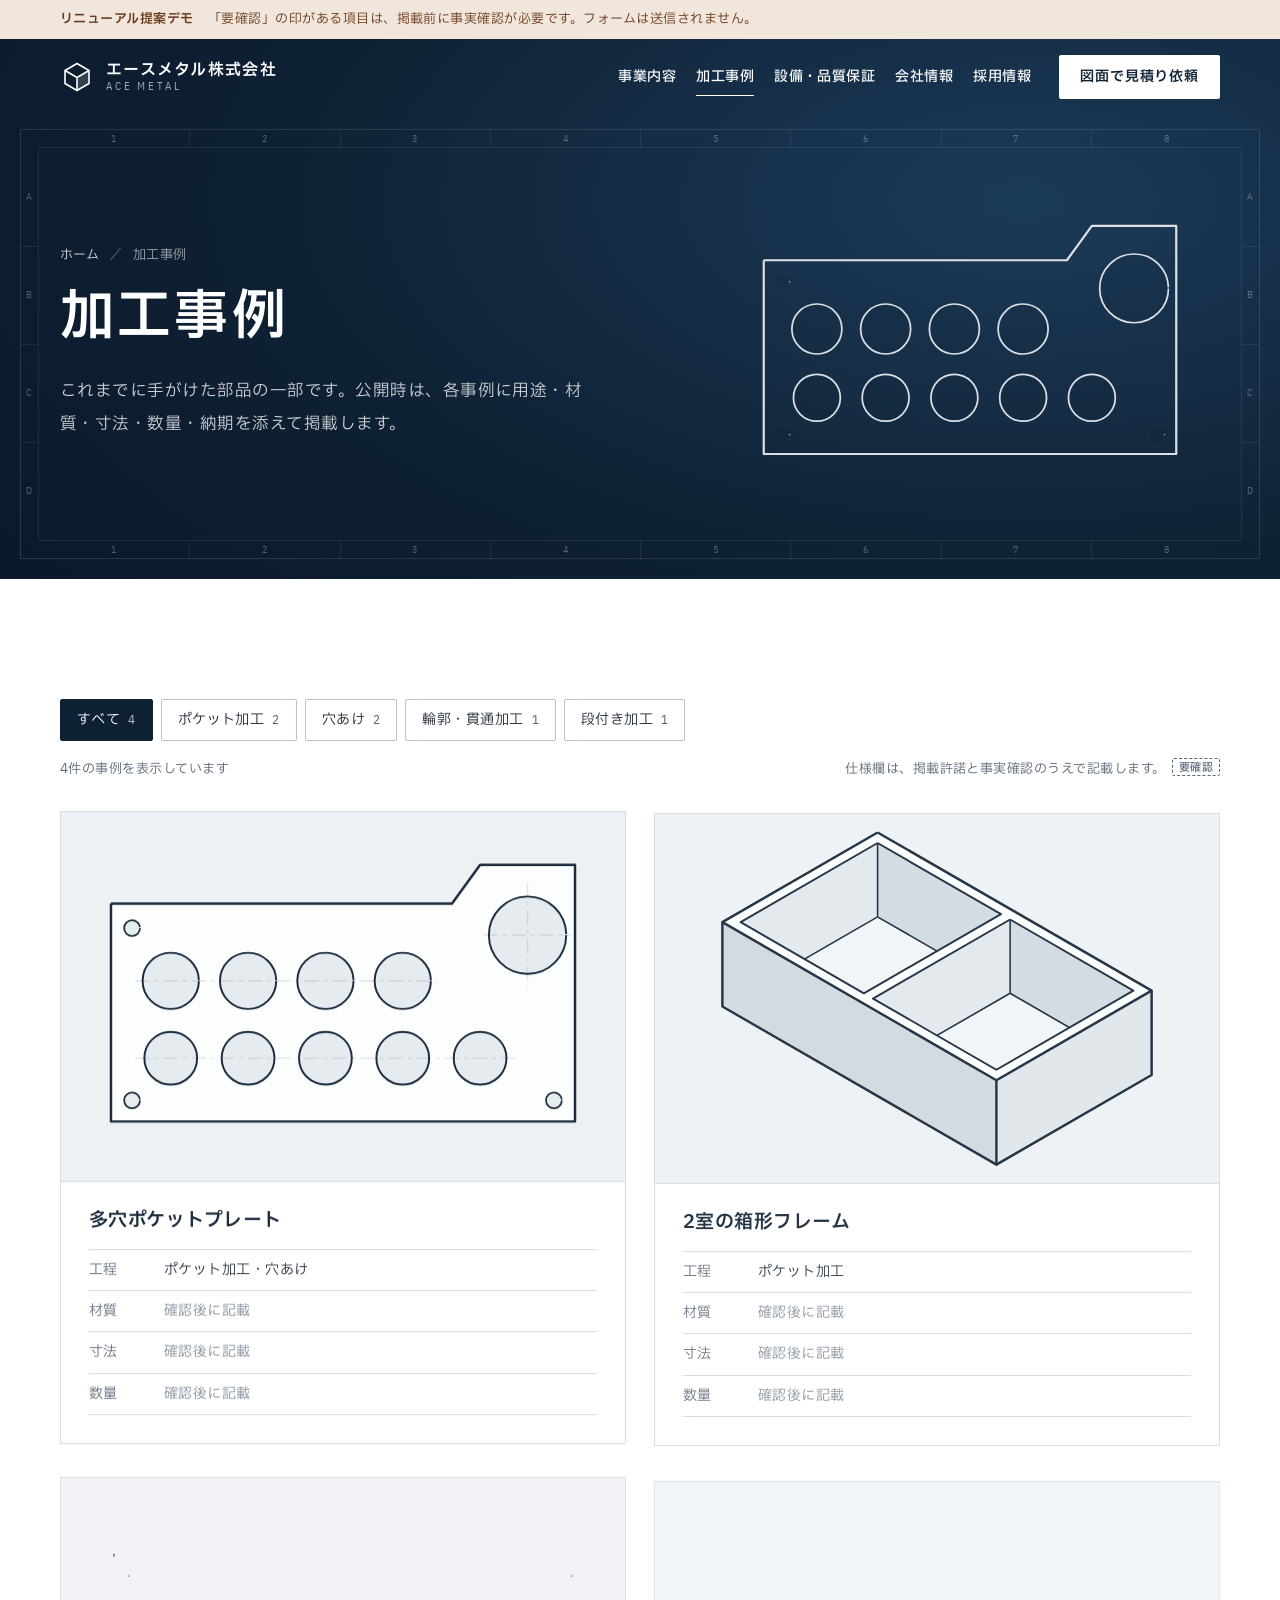
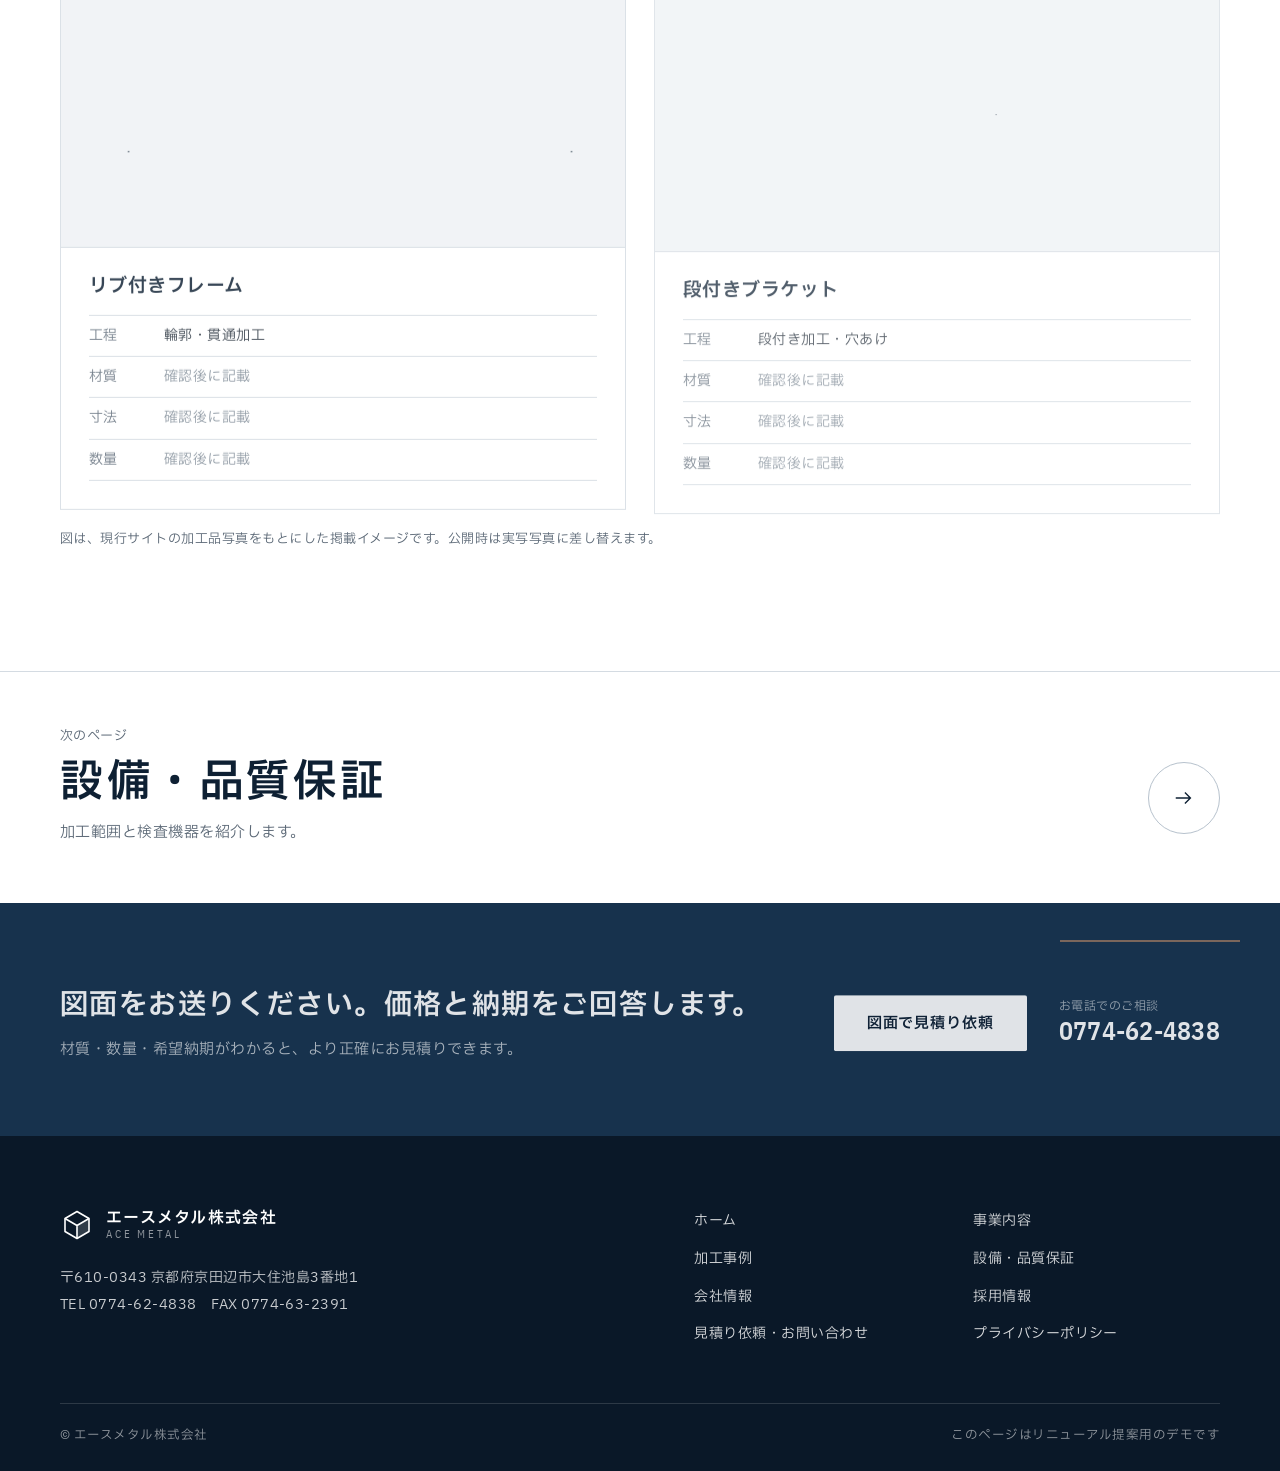
<file: cases.html>
<!doctype html>
<html lang="ja">
<head>
<meta charset="utf-8">
<meta name="viewport" content="width=device-width, initial-scale=1, viewport-fit=cover">
<title>加工事例｜エースメタル株式会社</title>
<meta name="claude:viewport-fit-sides" content="cover">
<meta name="robots" content="noindex, nofollow">
<link rel="preconnect" href="https://fonts.googleapis.com">
<link rel="preconnect" href="https://fonts.gstatic.com" crossorigin>
<link rel="stylesheet" href="https://fonts.googleapis.com/css2?family=IBM+Plex+Sans+Condensed:wght@400;500;600&amp;family=IBM+Plex+Sans+JP:wght@400;500;600;700&amp;display=swap">
<link rel="stylesheet" href="assets/site.css">
<script>(function(){var d=document.documentElement,s=false,c=false;d.lang='ja';try{s=new URLSearchParams(location.search).has('static')}catch(e){}if(s||matchMedia('(prefers-reduced-motion: reduce)').matches)return;d.classList.add('js-pending');try{if(sessionStorage.getItem('am-pt')==='1'){c=true;sessionStorage.removeItem('am-pt')}}catch(e){}if(c)d.classList.add('pt-cover');setTimeout(function(){d.classList.remove('js-pending','pt-cover')},4000)})();</script>
<meta name="description" content="エースメタルが手がけたアルミ部品の加工事例。多穴ポケットプレート、箱形フレーム、リブ付きフレーム、段付きブラケット。">
<meta property="og:type" content="website">
<meta property="og:title" content="加工事例｜エースメタル株式会社">
<meta property="og:description" content="エースメタルが手がけたアルミ部品の加工事例。多穴ポケットプレート、箱形フレーム、リブ付きフレーム、段付きブラケット。">
</head>
<body>
<div class="pt" aria-hidden="true"><span class="pt__label">加工事例</span></div>
<a class="skip" href="#main">本文へ移動</a>
<div class="proposal" role="note"><div class="wrap"><strong>リニューアル提案デモ</strong><span>「要確認」の印がある項目は、掲載前に事実確認が必要です。フォームは送信されません。</span></div></div>
<header class="site-header">
  <div class="wrap site-header__bar">
    <a class="logo" href="index.html" aria-label="エースメタル株式会社 ホームへ"><svg viewBox="0 0 34 34" aria-hidden="true"><path d="M17 17.5l12-7v13L17 30.5z" fill="currentColor" opacity=".16"/><g fill="none" stroke="currentColor" stroke-width="1.6" stroke-linejoin="round"><path d="M17 3.5 29 10.5v13L17 30.5 5 23.5v-13z"/><path d="M5 10.5 17 17.5l12-7M17 17.5v13"/></g></svg><span class="logo__text"><span class="logo__ja">エースメタル株式会社</span><span class="logo__en">ACE METAL</span></span></a>
    <nav class="gnav" id="gnav" aria-label="メインメニュー"><ul><li><a href="service.html">事業内容</a></li><li><a href="cases.html" aria-current="page">加工事例</a></li><li><a href="equipment.html">設備・品質保証</a></li><li><a href="company.html">会社情報</a></li><li><a href="recruit.html">採用情報</a></li></ul></nav>
    <a class="header-tel" href="tel:0774624838"><small>お電話でのご相談</small><span class="num">0774-62-4838</span></a>
    <a class="btn btn--primary btn--sm header-cta" href="contact.html#form">図面で見積り依頼</a>
    <button class="menu-btn" type="button" aria-expanded="false" aria-controls="gnav"><span class="menu-btn__bars" aria-hidden="true"></span><span class="menu-btn__label">メニュー</span></button>
  </div>
  <span class="scroll-meter" aria-hidden="true"></span>
</header>
<main id="main">
<section class="page-hero on-dark" aria-labelledby="page-title">
  <div class="sheet" aria-hidden="true"><div class="sheet__cols sheet__cols--top"><span>1</span><span>2</span><span>3</span><span>4</span><span>5</span><span>6</span><span>7</span><span>8</span></div><div class="sheet__cols sheet__cols--bottom"><span>1</span><span>2</span><span>3</span><span>4</span><span>5</span><span>6</span><span>7</span><span>8</span></div><div class="sheet__rows sheet__rows--left"><span>A</span><span>B</span><span>C</span><span>D</span></div><div class="sheet__rows sheet__rows--right"><span>A</span><span>B</span><span>C</span><span>D</span></div></div>
  <div class="wrap page-hero__inner">
    <div class="page-hero__copy">
      <nav class="breadcrumb" aria-label="現在地"><ol><li><a href="index.html">ホーム</a></li><li aria-current="page">加工事例</li></ol></nav>
      <h1 class="page-hero__title" id="page-title">加工事例</h1>
      <p class="page-hero__lead">これまでに手がけた部品の一部です。公開時は、各事例に用途・材質・寸法・数量・納期を添えて掲載します。</p>
    </div>
    <div class="page-hero__art" aria-hidden="true" data-draw data-draw-delay="0.45"><svg viewBox="0 0 320 210" role="img" aria-label="多穴ポケットプレートの上面図" xmlns="http://www.w3.org/2000/svg">
<path d="M28 52H222L238 30H292V176H28Z" fill="rgba(255,255,255,.05)" stroke="rgba(255,255,255,.85)" stroke-width="1.4" stroke-linejoin="round"/>
<circle cx="62" cy="96" r="16" fill="rgba(3,10,20,.45)" stroke="rgba(255,255,255,.85)" stroke-width="1.1"/>
<circle cx="106" cy="96" r="16" fill="rgba(3,10,20,.45)" stroke="rgba(255,255,255,.85)" stroke-width="1.1"/>
<circle cx="150" cy="96" r="16" fill="rgba(3,10,20,.45)" stroke="rgba(255,255,255,.85)" stroke-width="1.1"/>
<circle cx="194" cy="96" r="16" fill="rgba(3,10,20,.45)" stroke="rgba(255,255,255,.85)" stroke-width="1.1"/>
<circle cx="62" cy="140" r="15" fill="rgba(3,10,20,.45)" stroke="rgba(255,255,255,.85)" stroke-width="1.1"/>
<circle cx="106" cy="140" r="15" fill="rgba(3,10,20,.45)" stroke="rgba(255,255,255,.85)" stroke-width="1.1"/>
<circle cx="150" cy="140" r="15" fill="rgba(3,10,20,.45)" stroke="rgba(255,255,255,.85)" stroke-width="1.1"/>
<circle cx="194" cy="140" r="15" fill="rgba(3,10,20,.45)" stroke="rgba(255,255,255,.85)" stroke-width="1.1"/>
<circle cx="238" cy="140" r="15" fill="rgba(3,10,20,.45)" stroke="rgba(255,255,255,.85)" stroke-width="1.1"/>
<circle cx="265" cy="70" r="22" fill="rgba(3,10,20,.45)" stroke="rgba(255,255,255,.85)" stroke-width="1.1"/>
<circle cx="40" cy="66" r="4.5" fill="rgba(3,10,20,.45)" stroke="rgba(255,255,255,.85)" stroke-width="1"/>
<circle cx="40" cy="164" r="4.5" fill="rgba(3,10,20,.45)" stroke="rgba(255,255,255,.85)" stroke-width="1"/>
<circle cx="280" cy="164" r="4.5" fill="rgba(3,10,20,.45)" stroke="rgba(255,255,255,.85)" stroke-width="1"/>
<g stroke="rgba(255,255,255,.32)" stroke-width=".8" stroke-dasharray="8 3 2 3" fill="none"><path d="M42 96H214M42 140H258M265 40V100M240 70H290"/></g>
</svg></div>
  </div>
</section>

<section class="section" aria-labelledby="cases-title">
  <div class="wrap">
    <h2 class="vh" id="cases-title">加工事例の一覧</h2>
    <div class="cases-tools">
      <div class="case-filter" data-filter role="group" aria-label="工程で絞り込む"><button type="button" data-tag="all" aria-pressed="true">すべて <span class="num">4</span></button><button type="button" data-tag="pocket" aria-pressed="false">ポケット加工 <span class="num">2</span></button><button type="button" data-tag="drill" aria-pressed="false">穴あけ <span class="num">2</span></button><button type="button" data-tag="contour" aria-pressed="false">輪郭・貫通加工 <span class="num">1</span></button><button type="button" data-tag="step" aria-pressed="false">段付き加工 <span class="num">1</span></button></div>
      <p class="cases-meta"><span data-count-label aria-live="polite">4件の事例を表示しています</span><span>仕様欄は、掲載許諾と事実確認のうえで記載します。<span class="tbc">要確認</span></span></p>
    </div>
    <div class="cases" data-stagger><article class="case" data-tags="pocket drill"><div class="case__inner"><div class="case__fig" data-draw><svg viewBox="0 0 320 210" role="img" aria-label="多穴ポケットプレートの上面図" xmlns="http://www.w3.org/2000/svg">
<path d="M28 52H222L238 30H292V176H28Z" fill="#fff" stroke="#0E2033" stroke-width="1.4" stroke-linejoin="round"/>
<circle cx="62" cy="96" r="16" fill="#E1E7EC" stroke="#0E2033" stroke-width="1.1"/>
<circle cx="106" cy="96" r="16" fill="#E1E7EC" stroke="#0E2033" stroke-width="1.1"/>
<circle cx="150" cy="96" r="16" fill="#E1E7EC" stroke="#0E2033" stroke-width="1.1"/>
<circle cx="194" cy="96" r="16" fill="#E1E7EC" stroke="#0E2033" stroke-width="1.1"/>
<circle cx="62" cy="140" r="15" fill="#E1E7EC" stroke="#0E2033" stroke-width="1.1"/>
<circle cx="106" cy="140" r="15" fill="#E1E7EC" stroke="#0E2033" stroke-width="1.1"/>
<circle cx="150" cy="140" r="15" fill="#E1E7EC" stroke="#0E2033" stroke-width="1.1"/>
<circle cx="194" cy="140" r="15" fill="#E1E7EC" stroke="#0E2033" stroke-width="1.1"/>
<circle cx="238" cy="140" r="15" fill="#E1E7EC" stroke="#0E2033" stroke-width="1.1"/>
<circle cx="265" cy="70" r="22" fill="#E1E7EC" stroke="#0E2033" stroke-width="1.1"/>
<circle cx="40" cy="66" r="4.5" fill="#E1E7EC" stroke="#0E2033" stroke-width="1"/>
<circle cx="40" cy="164" r="4.5" fill="#E1E7EC" stroke="#0E2033" stroke-width="1"/>
<circle cx="280" cy="164" r="4.5" fill="#E1E7EC" stroke="#0E2033" stroke-width="1"/>
<g stroke="rgba(14,32,51,.42)" stroke-width=".8" stroke-dasharray="8 3 2 3" fill="none"><path d="M42 96H214M42 140H258M265 40V100M240 70H290"/></g>
</svg></div><div class="case__body"><h3 class="case__name">多穴ポケットプレート</h3><dl class="case__spec"><div><dt>工程</dt><dd>ポケット加工・穴あけ</dd></div><div><dt>材質</dt><dd class="is-tbc">確認後に記載</dd></div><div><dt>寸法</dt><dd class="is-tbc">確認後に記載</dd></div><div><dt>数量</dt><dd class="is-tbc">確認後に記載</dd></div></dl></div></div></article><article class="case" data-tags="pocket"><div class="case__inner"><div class="case__fig" data-draw><svg viewBox="0 0 320 210" role="img" aria-label="2室の箱形フレームの等角図" xmlns="http://www.w3.org/2000/svg">
<defs>
<clipPath id="c2r0"><polygon points="126.2,16.5 196.4,57.0 118.4,102.0 48.3,61.5"/></clipPath>
<clipPath id="c2r1"><polygon points="201.6,60.0 271.7,100.5 193.8,145.5 123.6,105.0"/></clipPath>
</defs>
<polygon points="282.1,100.5 193.8,151.5 193.8,199.5 282.1,148.5" fill="#DDE3E9"/>
<polygon points="37.9,61.5 193.8,151.5 193.8,199.5 37.9,109.5" fill="#C9D2DB"/>
<polygon points="126.2,10.5 282.1,100.5 193.8,151.5 37.9,61.5" fill="#fff"/>
<g clip-path="url(#c2r0)">
<polygon points="126.2,16.5 48.3,61.5 48.3,103.5 126.2,58.5" fill="#DDE3E9"/>
<polygon points="126.2,16.5 196.4,57.0 196.4,99.0 126.2,58.5" fill="#C9D2DB"/>
<polygon points="126.2,58.5 196.4,99.0 118.4,144.0 48.3,103.5" fill="#F0F3F6" stroke="#0E2033" stroke-width=".9"/>
<path d="M126.2 16.5L126.2 58.5" stroke="#0E2033" stroke-width=".9"/>
<path d="M196.4 57.0L196.4 99.0" stroke="#0E2033" stroke-width=".9"/>
<path d="M48.3 61.5L48.3 103.5" stroke="#0E2033" stroke-width=".9"/>
</g>
<polygon points="126.2,16.5 196.4,57.0 118.4,102.0 48.3,61.5" fill="none" stroke="#0E2033" stroke-width="1.1" stroke-linejoin="round"/>
<g clip-path="url(#c2r1)">
<polygon points="201.6,60.0 123.6,105.0 123.6,147.0 201.6,102.0" fill="#DDE3E9"/>
<polygon points="201.6,60.0 271.7,100.5 271.7,142.5 201.6,102.0" fill="#C9D2DB"/>
<polygon points="201.6,102.0 271.7,142.5 193.8,187.5 123.6,147.0" fill="#F0F3F6" stroke="#0E2033" stroke-width=".9"/>
<path d="M201.6 60.0L201.6 102.0" stroke="#0E2033" stroke-width=".9"/>
<path d="M271.7 100.5L271.7 142.5" stroke="#0E2033" stroke-width=".9"/>
<path d="M123.6 105.0L123.6 147.0" stroke="#0E2033" stroke-width=".9"/>
</g>
<polygon points="201.6,60.0 271.7,100.5 193.8,145.5 123.6,105.0" fill="none" stroke="#0E2033" stroke-width="1.1" stroke-linejoin="round"/>
<g fill="none" stroke="#0E2033" stroke-width="1.4" stroke-linejoin="round">
<polygon points="126.2,10.5 282.1,100.5 193.8,151.5 37.9,61.5"/>
<polyline points="282.1,100.5 282.1,148.5 193.8,199.5 37.9,109.5 37.9,61.5"/>
<path d="M193.8 151.5L193.8 199.5"/>
</g></svg></div><div class="case__body"><h3 class="case__name">2室の箱形フレーム</h3><dl class="case__spec"><div><dt>工程</dt><dd>ポケット加工</dd></div><div><dt>材質</dt><dd class="is-tbc">確認後に記載</dd></div><div><dt>寸法</dt><dd class="is-tbc">確認後に記載</dd></div><div><dt>数量</dt><dd class="is-tbc">確認後に記載</dd></div></dl></div></div></article><article class="case" data-tags="contour"><div class="case__inner"><div class="case__fig" data-draw><svg viewBox="0 0 320 210" role="img" aria-label="リブ付きフレームの上面図" xmlns="http://www.w3.org/2000/svg">
<rect x="24" y="44" width="272" height="124" rx="6" fill="#fff" stroke="#0E2033" stroke-width="1.4"/>
<polygon points="46.0,60.0 84.0,60.0 78.0,98.0 52.0,98.0" fill="#E1E7EC" stroke="#0E2033" stroke-width="1.1" stroke-linejoin="round"/>
<polygon points="52.0,114.0 78.0,114.0 84.0,152.0 46.0,152.0" fill="#E1E7EC" stroke="#0E2033" stroke-width="1.1" stroke-linejoin="round"/>
<polygon points="94.0,60.0 132.0,60.0 126.0,98.0 100.0,98.0" fill="#E1E7EC" stroke="#0E2033" stroke-width="1.1" stroke-linejoin="round"/>
<polygon points="100.0,114.0 126.0,114.0 132.0,152.0 94.0,152.0" fill="#E1E7EC" stroke="#0E2033" stroke-width="1.1" stroke-linejoin="round"/>
<polygon points="142.0,60.0 180.0,60.0 174.0,98.0 148.0,98.0" fill="#E1E7EC" stroke="#0E2033" stroke-width="1.1" stroke-linejoin="round"/>
<polygon points="148.0,114.0 174.0,114.0 180.0,152.0 142.0,152.0" fill="#E1E7EC" stroke="#0E2033" stroke-width="1.1" stroke-linejoin="round"/>
<polygon points="190.0,60.0 228.0,60.0 222.0,98.0 196.0,98.0" fill="#E1E7EC" stroke="#0E2033" stroke-width="1.1" stroke-linejoin="round"/>
<polygon points="196.0,114.0 222.0,114.0 228.0,152.0 190.0,152.0" fill="#E1E7EC" stroke="#0E2033" stroke-width="1.1" stroke-linejoin="round"/>
<polygon points="238.0,60.0 276.0,60.0 270.0,98.0 244.0,98.0" fill="#E1E7EC" stroke="#0E2033" stroke-width="1.1" stroke-linejoin="round"/>
<polygon points="244.0,114.0 270.0,114.0 276.0,152.0 238.0,152.0" fill="#E1E7EC" stroke="#0E2033" stroke-width="1.1" stroke-linejoin="round"/>
<circle cx="34" cy="56" r="4" fill="#E1E7EC" stroke="#0E2033" stroke-width="1"/>
<circle cx="286" cy="56" r="4" fill="#E1E7EC" stroke="#0E2033" stroke-width="1"/>
<circle cx="34" cy="156" r="4" fill="#E1E7EC" stroke="#0E2033" stroke-width="1"/>
<circle cx="286" cy="156" r="4" fill="#E1E7EC" stroke="#0E2033" stroke-width="1"/>
<g stroke="rgba(14,32,51,.42)" stroke-width=".8" stroke-dasharray="8 3 2 3" fill="none"><path d="M16 106H304"/></g>
</svg></div><div class="case__body"><h3 class="case__name">リブ付きフレーム</h3><dl class="case__spec"><div><dt>工程</dt><dd>輪郭・貫通加工</dd></div><div><dt>材質</dt><dd class="is-tbc">確認後に記載</dd></div><div><dt>寸法</dt><dd class="is-tbc">確認後に記載</dd></div><div><dt>数量</dt><dd class="is-tbc">確認後に記載</dd></div></dl></div></div></article><article class="case" data-tags="step drill"><div class="case__inner"><div class="case__fig" data-draw><svg viewBox="0 0 320 210" role="img" aria-label="段付きブラケットの等角図" xmlns="http://www.w3.org/2000/svg">
<g stroke="#0E2033" stroke-width="1.3" stroke-linejoin="round">
<polygon points="144.9,12.2 175.1,29.6 104.7,70.2 74.6,52.8" fill="#fff"/>
<polygon points="175.1,29.6 104.7,70.2 104.7,131.1 175.1,90.5" fill="#DDE3E9"/>
<polygon points="175.1,90.5 245.4,131.1 175.1,171.7 104.7,131.1" fill="#fff"/>
<polygon points="245.4,131.1 175.1,171.7 175.1,197.8 245.4,157.2" fill="#DDE3E9"/>
<polygon points="74.6,139.8 175.1,197.8 175.1,171.7 104.7,131.1 104.7,70.2 74.6,52.8" fill="#C9D2DB"/>
<polygon points="152.5,57.2 127.4,71.7 127.4,100.7 152.5,86.2" fill="#A9B6C2"/>
<ellipse cx="177.6" cy="132.6" rx="16.0" ry="9.2" fill="#A9B6C2" stroke-width="1.1"/>
</g></svg></div><div class="case__body"><h3 class="case__name">段付きブラケット</h3><dl class="case__spec"><div><dt>工程</dt><dd>段付き加工・穴あけ</dd></div><div><dt>材質</dt><dd class="is-tbc">確認後に記載</dd></div><div><dt>寸法</dt><dd class="is-tbc">確認後に記載</dd></div><div><dt>数量</dt><dd class="is-tbc">確認後に記載</dd></div></dl></div></div></article></div>
    <p class="cases-note">図は、現行サイトの加工品写真をもとにした掲載イメージです。公開時は実写写真に差し替えます。</p>
  </div>
</section>
<nav class="pager" aria-label="次のページ"><div class="wrap"><a class="pager__link" href="equipment.html"><span class="pager__label">次のページ</span><span class="pager__title">設備・品質保証</span><span class="pager__text">加工範囲と検査機器を紹介します。</span><span class="pager__arrow" aria-hidden="true"><svg viewBox="0 0 24 24" aria-hidden="true"><path d="M3 12h16M13 6l6 6-6 6" fill="none" stroke="currentColor" stroke-width="1.5"/></svg></span></a></div></nav>
<section class="cta-band on-dark" aria-labelledby="cta-title">
  <svg class="cta-band__rule" viewBox="0 0 1000 12" preserveAspectRatio="none" aria-hidden="true" data-draw><path d="M0 6H1000M0 1V11M1000 1V11" fill="none" stroke="#DE9A6A" stroke-width="1" vector-effect="non-scaling-stroke"/></svg>
  <div class="wrap cta-band__inner" data-reveal>
    <div><h2 id="cta-title"><span class="nb">図面をお送りください。</span><span class="nb">価格と納期をご回答します。</span></h2><p>材質・数量・希望納期がわかると、より正確にお見積りできます。</p></div>
    <div class="cta-band__actions">
      <a class="btn btn--light" href="contact.html#form">図面で見積り依頼</a>
      <a class="tel-block" href="tel:0774624838"><small>お電話でのご相談</small><span class="num">0774-62-4838</span></a>
    </div>
  </div>
</section>
</main>
<footer class="site-footer on-dark">
  <div class="wrap">
    <div class="footer-grid">
      <div>
        <a class="logo" href="index.html" aria-label="エースメタル株式会社 ホームへ"><svg viewBox="0 0 34 34" aria-hidden="true"><path d="M17 17.5l12-7v13L17 30.5z" fill="currentColor" opacity=".16"/><g fill="none" stroke="currentColor" stroke-width="1.6" stroke-linejoin="round"><path d="M17 3.5 29 10.5v13L17 30.5 5 23.5v-13z"/><path d="M5 10.5 17 17.5l12-7M17 17.5v13"/></g></svg><span class="logo__text"><span class="logo__ja">エースメタル株式会社</span><span class="logo__en">ACE METAL</span></span></a>
        <p class="footer-addr">〒610-0343 京都府京田辺市大住池島3番地1<br>TEL <a href="tel:0774624838">0774-62-4838</a>　FAX 0774-63-2391</p>
      </div>
      <nav class="footer-nav" aria-label="フッターメニュー"><ul><li><a href="index.html">ホーム</a></li><li><a href="service.html">事業内容</a></li><li><a href="cases.html">加工事例</a></li><li><a href="equipment.html">設備・品質保証</a></li><li><a href="company.html">会社情報</a></li><li><a href="recruit.html">採用情報</a></li><li><a href="contact.html">見積り依頼・お問い合わせ</a></li><li><a href="privacy.html">プライバシーポリシー</a></li></ul></nav>
    </div>
    <div class="footer-bottom"><span>© エースメタル株式会社</span><span>このページはリニューアル提案用のデモです</span></div>
  </div>
</footer>
<nav class="mobile-bar" aria-label="お問い合わせ"><a class="mobile-bar__tel" href="tel:0774624838"><small>電話</small><span class="num">0774-62-4838</span></a><a class="mobile-bar__quote" href="contact.html#form">図面で見積り依頼</a></nav>
<script src="assets/vendor/gsap.min.js"></script>
<script src="assets/vendor/ScrollTrigger.min.js"></script>
<script src="assets/vendor/Flip.min.js"></script>
<script src="assets/vendor/lenis.min.js"></script>
<script src="assets/site.js"></script>
</body>
</html>
</file>
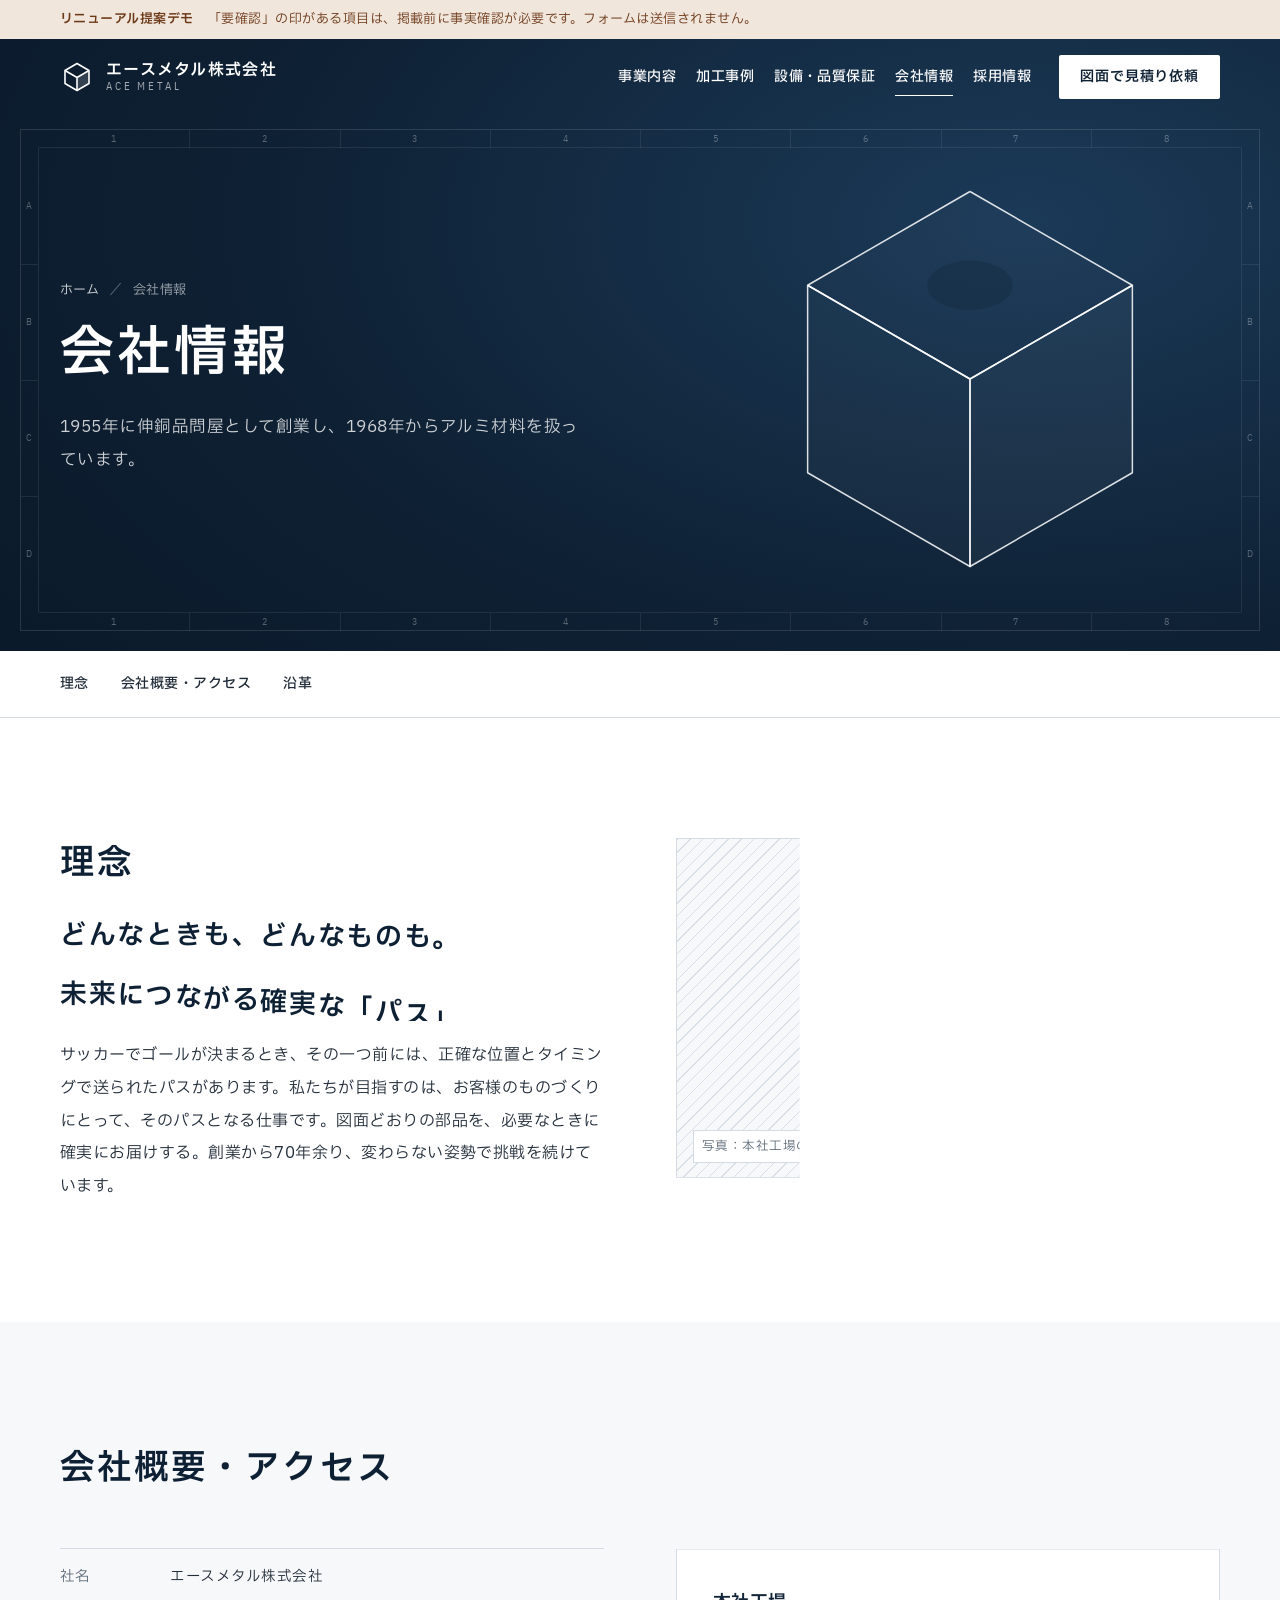
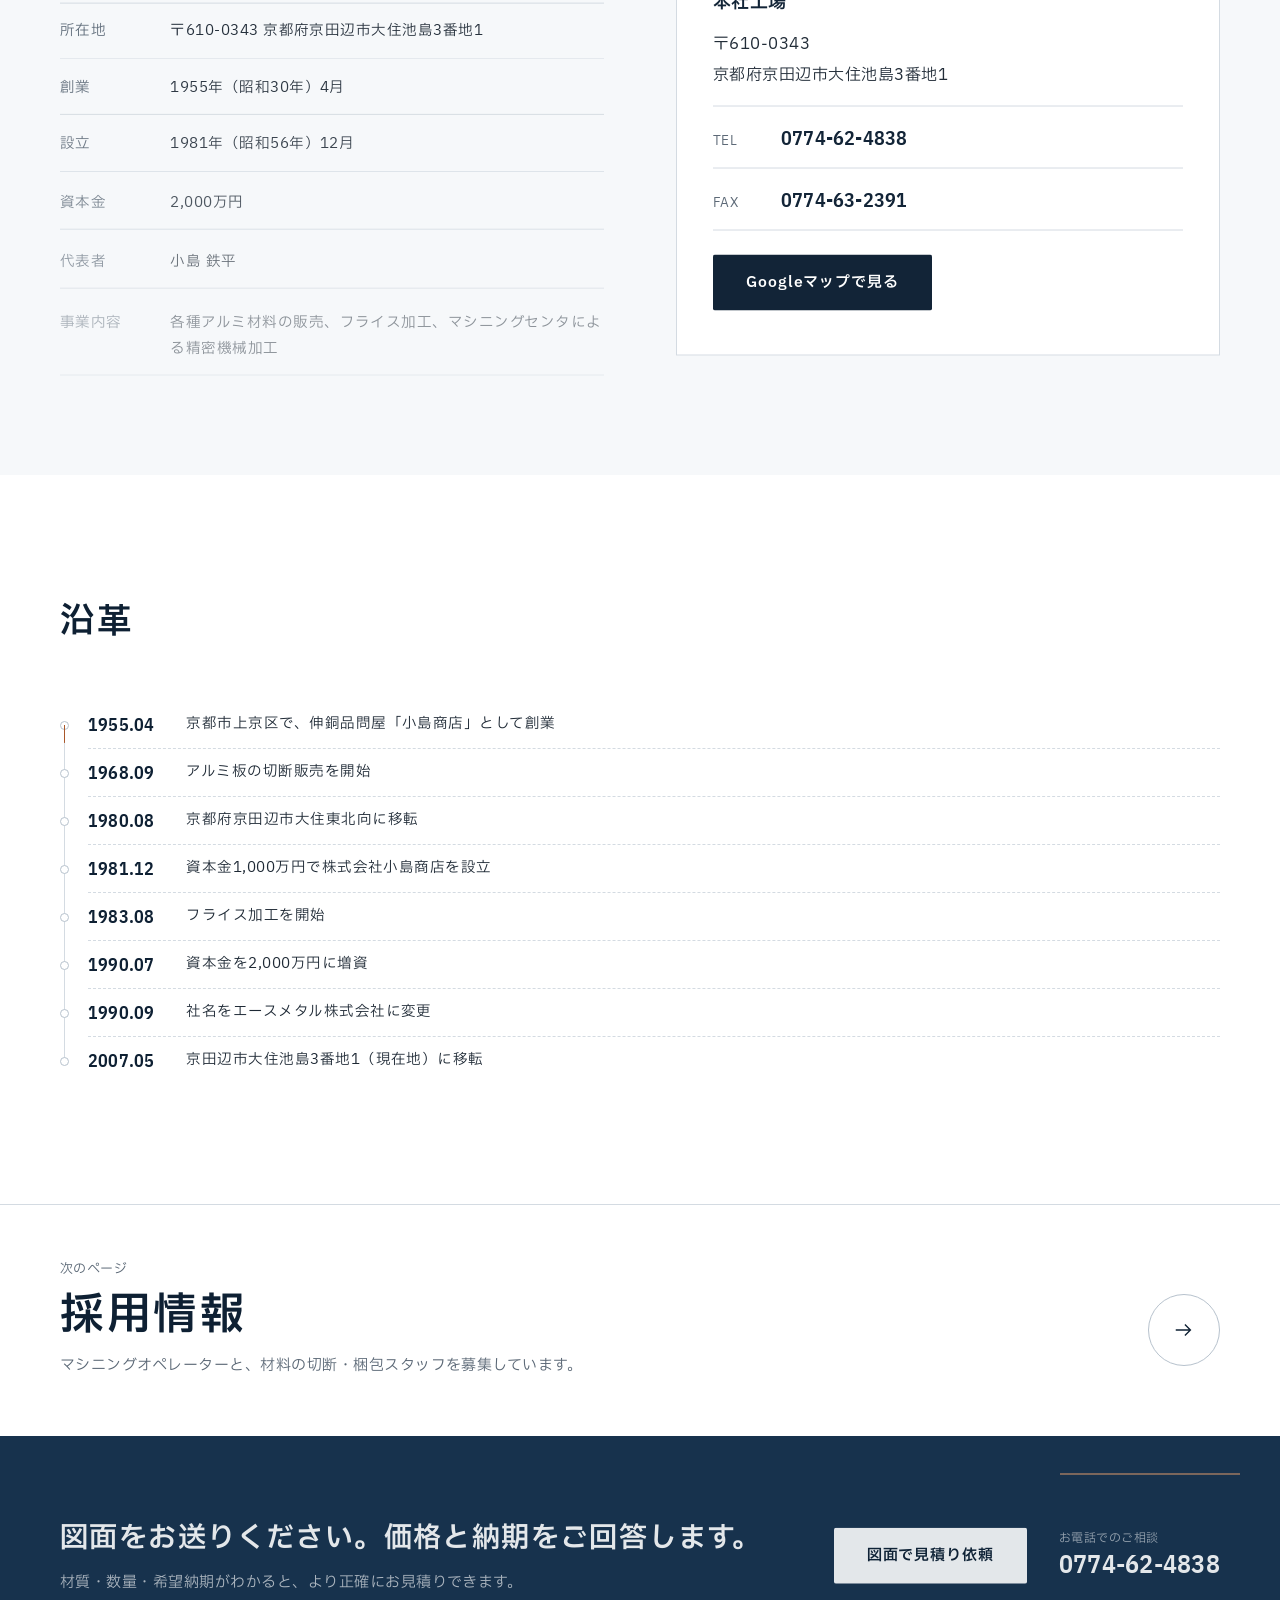
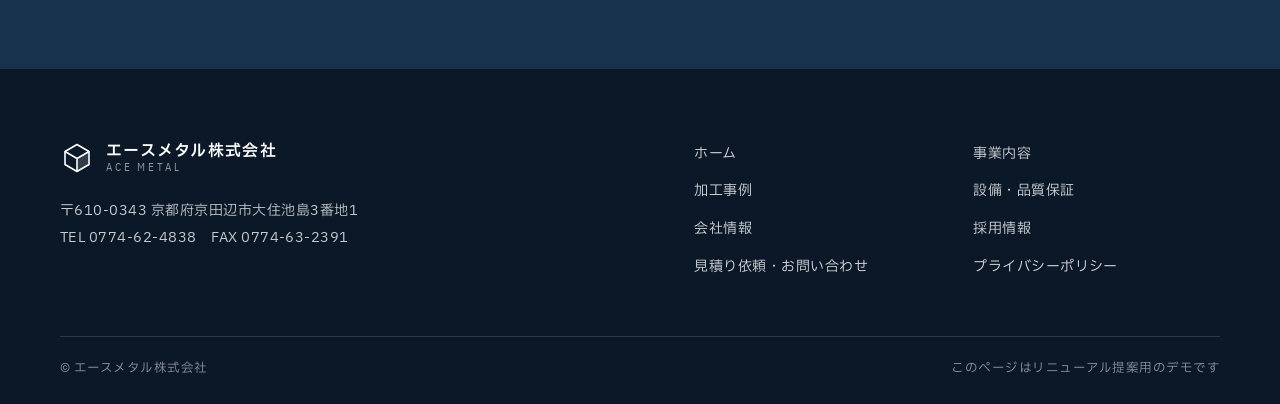
<file: company.html>
<!doctype html>
<html lang="ja">
<head>
<meta charset="utf-8">
<meta name="viewport" content="width=device-width, initial-scale=1, viewport-fit=cover">
<title>会社情報｜エースメタル株式会社</title>
<meta name="claude:viewport-fit-sides" content="cover">
<meta name="robots" content="noindex, nofollow">
<link rel="preconnect" href="https://fonts.googleapis.com">
<link rel="preconnect" href="https://fonts.gstatic.com" crossorigin>
<link rel="stylesheet" href="https://fonts.googleapis.com/css2?family=IBM+Plex+Sans+Condensed:wght@400;500;600&amp;family=IBM+Plex+Sans+JP:wght@400;500;600;700&amp;display=swap">
<link rel="stylesheet" href="assets/site.css">
<script>(function(){var d=document.documentElement,s=false,c=false;d.lang='ja';try{s=new URLSearchParams(location.search).has('static')}catch(e){}if(s||matchMedia('(prefers-reduced-motion: reduce)').matches)return;d.classList.add('js-pending');try{if(sessionStorage.getItem('am-pt')==='1'){c=true;sessionStorage.removeItem('am-pt')}}catch(e){}if(c)d.classList.add('pt-cover');setTimeout(function(){d.classList.remove('js-pending','pt-cover')},4000)})();</script>
<meta name="description" content="1955年創業。京都府京田辺市でアルミ材料の販売と精密機械加工を行っています。会社概要、沿革、アクセス。">
<meta property="og:type" content="website">
<meta property="og:title" content="会社情報｜エースメタル株式会社">
<meta property="og:description" content="1955年創業。京都府京田辺市でアルミ材料の販売と精密機械加工を行っています。会社概要、沿革、アクセス。">
</head>
<body>
<div class="pt" aria-hidden="true"><span class="pt__label">会社情報</span></div>
<a class="skip" href="#main">本文へ移動</a>
<div class="proposal" role="note"><div class="wrap"><strong>リニューアル提案デモ</strong><span>「要確認」の印がある項目は、掲載前に事実確認が必要です。フォームは送信されません。</span></div></div>
<header class="site-header">
  <div class="wrap site-header__bar">
    <a class="logo" href="index.html" aria-label="エースメタル株式会社 ホームへ"><svg viewBox="0 0 34 34" aria-hidden="true"><path d="M17 17.5l12-7v13L17 30.5z" fill="currentColor" opacity=".16"/><g fill="none" stroke="currentColor" stroke-width="1.6" stroke-linejoin="round"><path d="M17 3.5 29 10.5v13L17 30.5 5 23.5v-13z"/><path d="M5 10.5 17 17.5l12-7M17 17.5v13"/></g></svg><span class="logo__text"><span class="logo__ja">エースメタル株式会社</span><span class="logo__en">ACE METAL</span></span></a>
    <nav class="gnav" id="gnav" aria-label="メインメニュー"><ul><li><a href="service.html">事業内容</a></li><li><a href="cases.html">加工事例</a></li><li><a href="equipment.html">設備・品質保証</a></li><li><a href="company.html" aria-current="page">会社情報</a></li><li><a href="recruit.html">採用情報</a></li></ul></nav>
    <a class="header-tel" href="tel:0774624838"><small>お電話でのご相談</small><span class="num">0774-62-4838</span></a>
    <a class="btn btn--primary btn--sm header-cta" href="contact.html#form">図面で見積り依頼</a>
    <button class="menu-btn" type="button" aria-expanded="false" aria-controls="gnav"><span class="menu-btn__bars" aria-hidden="true"></span><span class="menu-btn__label">メニュー</span></button>
  </div>
  <span class="scroll-meter" aria-hidden="true"></span>
</header>
<main id="main">
<section class="page-hero on-dark" aria-labelledby="page-title">
  <div class="sheet" aria-hidden="true"><div class="sheet__cols sheet__cols--top"><span>1</span><span>2</span><span>3</span><span>4</span><span>5</span><span>6</span><span>7</span><span>8</span></div><div class="sheet__cols sheet__cols--bottom"><span>1</span><span>2</span><span>3</span><span>4</span><span>5</span><span>6</span><span>7</span><span>8</span></div><div class="sheet__rows sheet__rows--left"><span>A</span><span>B</span><span>C</span><span>D</span></div><div class="sheet__rows sheet__rows--right"><span>A</span><span>B</span><span>C</span><span>D</span></div></div>
  <div class="wrap page-hero__inner">
    <div class="page-hero__copy">
      <nav class="breadcrumb" aria-label="現在地"><ol><li><a href="index.html">ホーム</a></li><li aria-current="page">会社情報</li></ol></nav>
      <h1 class="page-hero__title" id="page-title">会社情報</h1>
      <p class="page-hero__lead">1955年に伸銅品問屋として創業し、1968年からアルミ材料を扱っています。</p>
    </div>
    <div class="page-hero__art" aria-hidden="true" data-draw data-draw-delay="0.45"><svg viewBox="0 0 400 320" xmlns="http://www.w3.org/2000/svg"><polygon points="70.1,85.0 200.0,160.0 200.0,310.0 70.1,235.0" fill="rgba(255,255,255,.08)" stroke="rgba(255,255,255,.85)" stroke-width="1.2" stroke-linejoin="round"/><polygon points="329.9,85.0 200.0,160.0 200.0,310.0 329.9,235.0" fill="rgba(255,255,255,.13)" stroke="rgba(255,255,255,.85)" stroke-width="1.2" stroke-linejoin="round"/><polygon points="200.0,10.0 329.9,85.0 200.0,160.0 70.1,85.0" fill="rgba(255,255,255,.05)" stroke="rgba(255,255,255,.85)" stroke-width="1.2" stroke-linejoin="round"/><ellipse cx="200.0" cy="85.0" rx="34.3" ry="19.8" fill="rgba(3,10,20,.45)" stroke="#DE9A6A" stroke-width="1.4"/><g stroke="rgba(255,255,255,.32)" stroke-width=".8" stroke-dasharray="8 3 2 3" fill="none"><path d="M280.5 38.5L119.5 131.5"/><path d="M119.5 38.5L280.5 131.5"/></g></svg></div>
  </div>
</section>
<nav class="subnav" aria-label="このページの内容"><div class="wrap"><ul><li><a href="#philosophy">理念</a></li><li><a href="#profile">会社概要・アクセス</a></li><li><a href="#history">沿革</a></li></ul></div></nav>
<section class="section" id="philosophy" aria-labelledby="philosophy-title">
  <div class="wrap company">
    <div class="philosophy">
      <h2 class="section-title" id="philosophy-title">理念</h2>
      <p class="philosophy__catch" data-split><span class="nb">どんなときも、</span><span class="nb">どんなものも。</span><br><span class="nb">未来につながる</span><span class="nb">確実な「パス」。</span></p>
      <p data-reveal>サッカーでゴールが決まるとき、その一つ前には、正確な位置とタイミングで送られたパスがあります。私たちが目指すのは、お客様のものづくりにとって、そのパスとなる仕事です。図面どおりの部品を、必要なときに確実にお届けする。創業から70年余り、変わらない姿勢で挑戦を続けています。</p>
    </div>
    <div class="photo-slot" data-wipe><span>写真：本社工場の外観（撮り下ろし予定）</span></div>
  </div>
</section>
<section class="section section--alu2" id="profile" aria-labelledby="profile-title">
  <div class="wrap">
    <div class="section-head"><div><h2 class="section-title" id="profile-title" data-split>会社概要・アクセス</h2></div></div>
    <div class="company">
      <dl class="profile" data-stagger><div><dt>社名</dt><dd>エースメタル株式会社</dd></div><div><dt>所在地</dt><dd>〒610-0343 京都府京田辺市大住池島3番地1</dd></div><div><dt>創業</dt><dd>1955年（昭和30年）4月</dd></div><div><dt>設立</dt><dd>1981年（昭和56年）12月</dd></div><div><dt>資本金</dt><dd>2,000万円</dd></div><div><dt>代表者</dt><dd>小島 鉄平</dd></div><div><dt>事業内容</dt><dd>各種アルミ材料の販売、フライス加工、マシニングセンタによる精密機械加工</dd></div></dl>
      <div class="access" data-reveal>
        <h3>本社工場</h3>
        <p>〒610-0343<br>京都府京田辺市大住池島3番地1</p>
        <dl class="access__tel"><div><dt>TEL</dt><dd><a class="num" href="tel:0774624838">0774-62-4838</a></dd></div><div><dt>FAX</dt><dd class="num">0774-63-2391</dd></div></dl>
        <a class="btn btn--primary" href="https://www.google.com/maps/search/?api=1&amp;query=%E4%BA%AC%E9%83%BD%E5%BA%9C%E4%BA%AC%E7%94%B0%E8%BE%BA%E5%B8%82%E5%A4%A7%E4%BD%8F%E6%B1%A0%E5%B3%B63-1" target="_blank" rel="noopener">Googleマップで見る</a>
      </div>
    </div>
  </div>
</section>
<section class="section" id="history" aria-labelledby="history-title">
  <div class="wrap">
    <div class="section-head"><div><h2 class="section-title" id="history-title" data-split>沿革</h2></div></div>
    <div class="history-wrap"><ol class="history"><li><span class="num">1955.04</span><span>京都市上京区で、伸銅品問屋「小島商店」として創業</span></li><li><span class="num">1968.09</span><span>アルミ板の切断販売を開始</span></li><li><span class="num">1980.08</span><span>京都府京田辺市大住東北向に移転</span></li><li><span class="num">1981.12</span><span>資本金1,000万円で株式会社小島商店を設立</span></li><li><span class="num">1983.08</span><span>フライス加工を開始</span></li><li><span class="num">1990.07</span><span>資本金を2,000万円に増資</span></li><li><span class="num">1990.09</span><span>社名をエースメタル株式会社に変更</span></li><li><span class="num">2007.05</span><span>京田辺市大住池島3番地1（現在地）に移転</span></li></ol><span class="history__fill" aria-hidden="true"></span></div>
  </div>
</section>
<nav class="pager" aria-label="次のページ"><div class="wrap"><a class="pager__link" href="recruit.html"><span class="pager__label">次のページ</span><span class="pager__title">採用情報</span><span class="pager__text">マシニングオペレーターと、材料の切断・梱包スタッフを募集しています。</span><span class="pager__arrow" aria-hidden="true"><svg viewBox="0 0 24 24" aria-hidden="true"><path d="M3 12h16M13 6l6 6-6 6" fill="none" stroke="currentColor" stroke-width="1.5"/></svg></span></a></div></nav>
<section class="cta-band on-dark" aria-labelledby="cta-title">
  <svg class="cta-band__rule" viewBox="0 0 1000 12" preserveAspectRatio="none" aria-hidden="true" data-draw><path d="M0 6H1000M0 1V11M1000 1V11" fill="none" stroke="#DE9A6A" stroke-width="1" vector-effect="non-scaling-stroke"/></svg>
  <div class="wrap cta-band__inner" data-reveal>
    <div><h2 id="cta-title"><span class="nb">図面をお送りください。</span><span class="nb">価格と納期をご回答します。</span></h2><p>材質・数量・希望納期がわかると、より正確にお見積りできます。</p></div>
    <div class="cta-band__actions">
      <a class="btn btn--light" href="contact.html#form">図面で見積り依頼</a>
      <a class="tel-block" href="tel:0774624838"><small>お電話でのご相談</small><span class="num">0774-62-4838</span></a>
    </div>
  </div>
</section>
</main>
<footer class="site-footer on-dark">
  <div class="wrap">
    <div class="footer-grid">
      <div>
        <a class="logo" href="index.html" aria-label="エースメタル株式会社 ホームへ"><svg viewBox="0 0 34 34" aria-hidden="true"><path d="M17 17.5l12-7v13L17 30.5z" fill="currentColor" opacity=".16"/><g fill="none" stroke="currentColor" stroke-width="1.6" stroke-linejoin="round"><path d="M17 3.5 29 10.5v13L17 30.5 5 23.5v-13z"/><path d="M5 10.5 17 17.5l12-7M17 17.5v13"/></g></svg><span class="logo__text"><span class="logo__ja">エースメタル株式会社</span><span class="logo__en">ACE METAL</span></span></a>
        <p class="footer-addr">〒610-0343 京都府京田辺市大住池島3番地1<br>TEL <a href="tel:0774624838">0774-62-4838</a>　FAX 0774-63-2391</p>
      </div>
      <nav class="footer-nav" aria-label="フッターメニュー"><ul><li><a href="index.html">ホーム</a></li><li><a href="service.html">事業内容</a></li><li><a href="cases.html">加工事例</a></li><li><a href="equipment.html">設備・品質保証</a></li><li><a href="company.html">会社情報</a></li><li><a href="recruit.html">採用情報</a></li><li><a href="contact.html">見積り依頼・お問い合わせ</a></li><li><a href="privacy.html">プライバシーポリシー</a></li></ul></nav>
    </div>
    <div class="footer-bottom"><span>© エースメタル株式会社</span><span>このページはリニューアル提案用のデモです</span></div>
  </div>
</footer>
<nav class="mobile-bar" aria-label="お問い合わせ"><a class="mobile-bar__tel" href="tel:0774624838"><small>電話</small><span class="num">0774-62-4838</span></a><a class="mobile-bar__quote" href="contact.html#form">図面で見積り依頼</a></nav>
<script src="assets/vendor/gsap.min.js"></script>
<script src="assets/vendor/ScrollTrigger.min.js"></script>
<script src="assets/vendor/lenis.min.js"></script>
<script src="assets/site.js"></script>
</body>
</html>
</file>
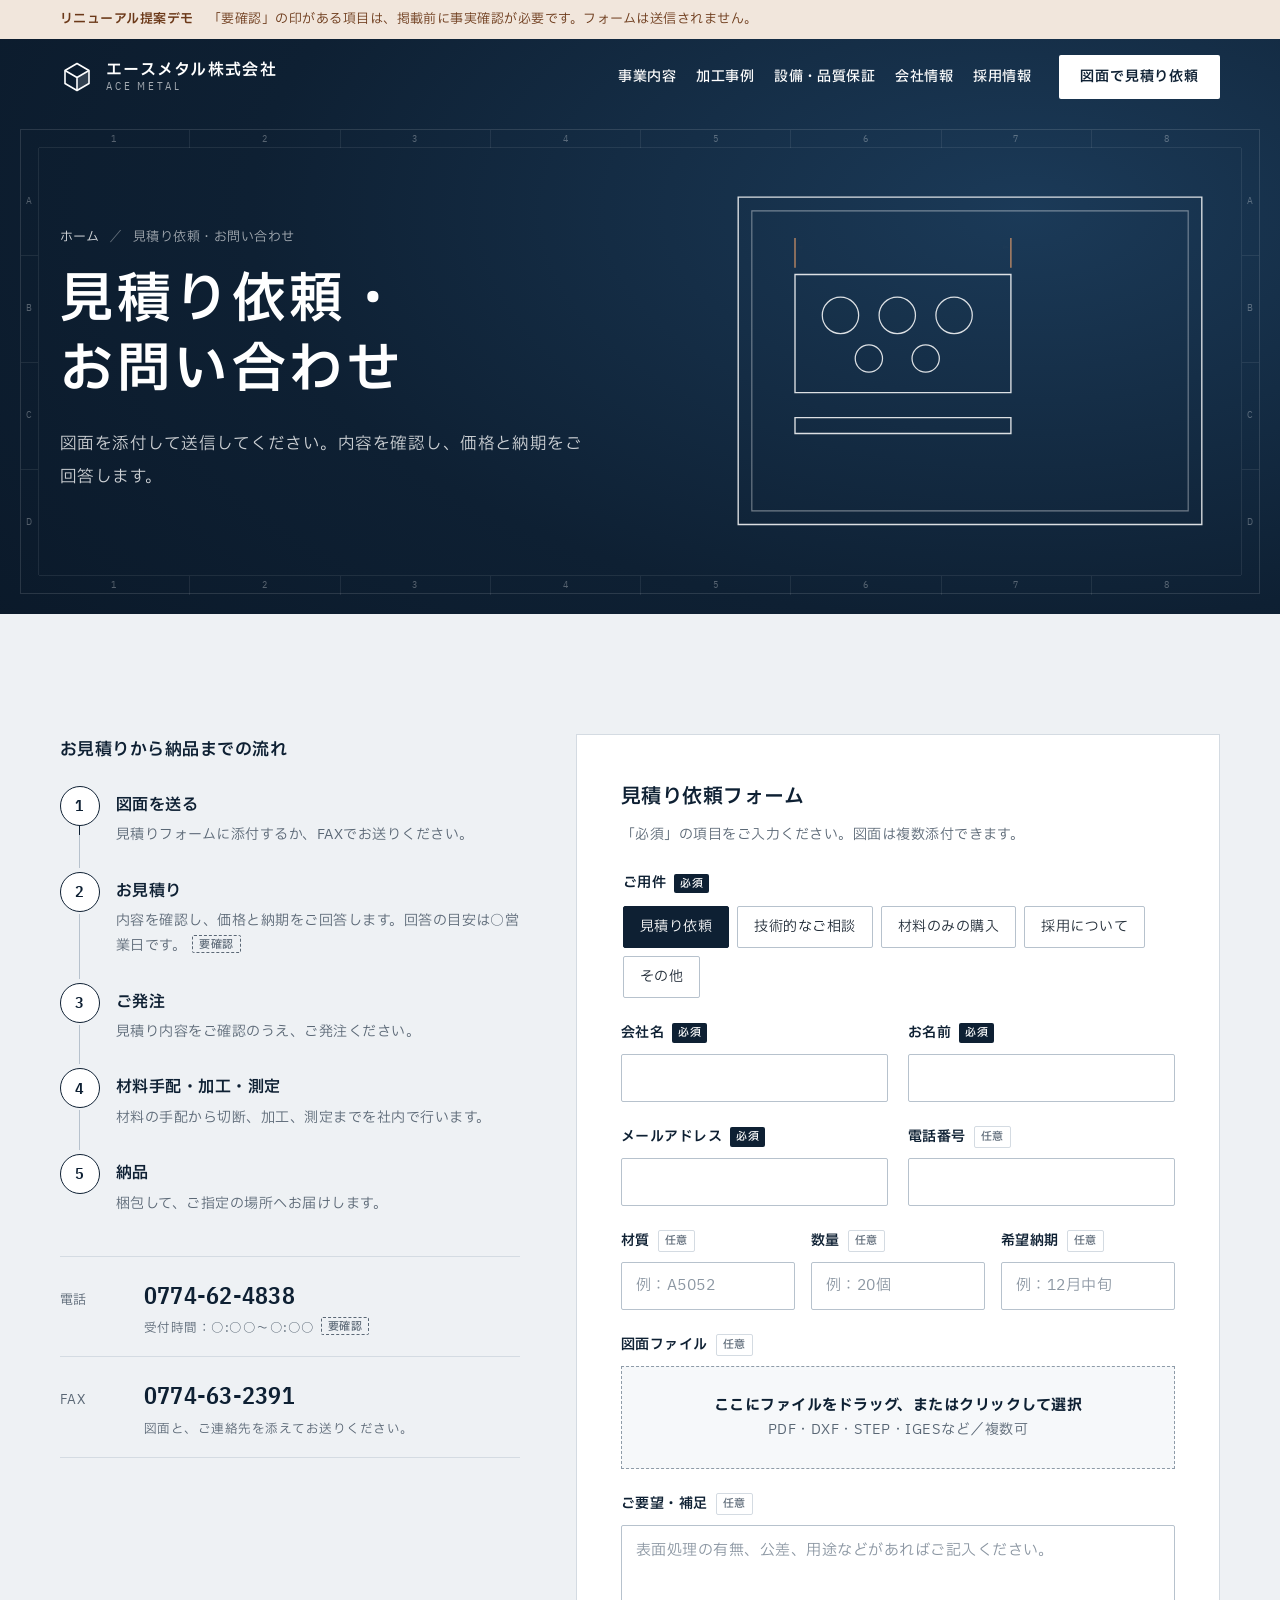
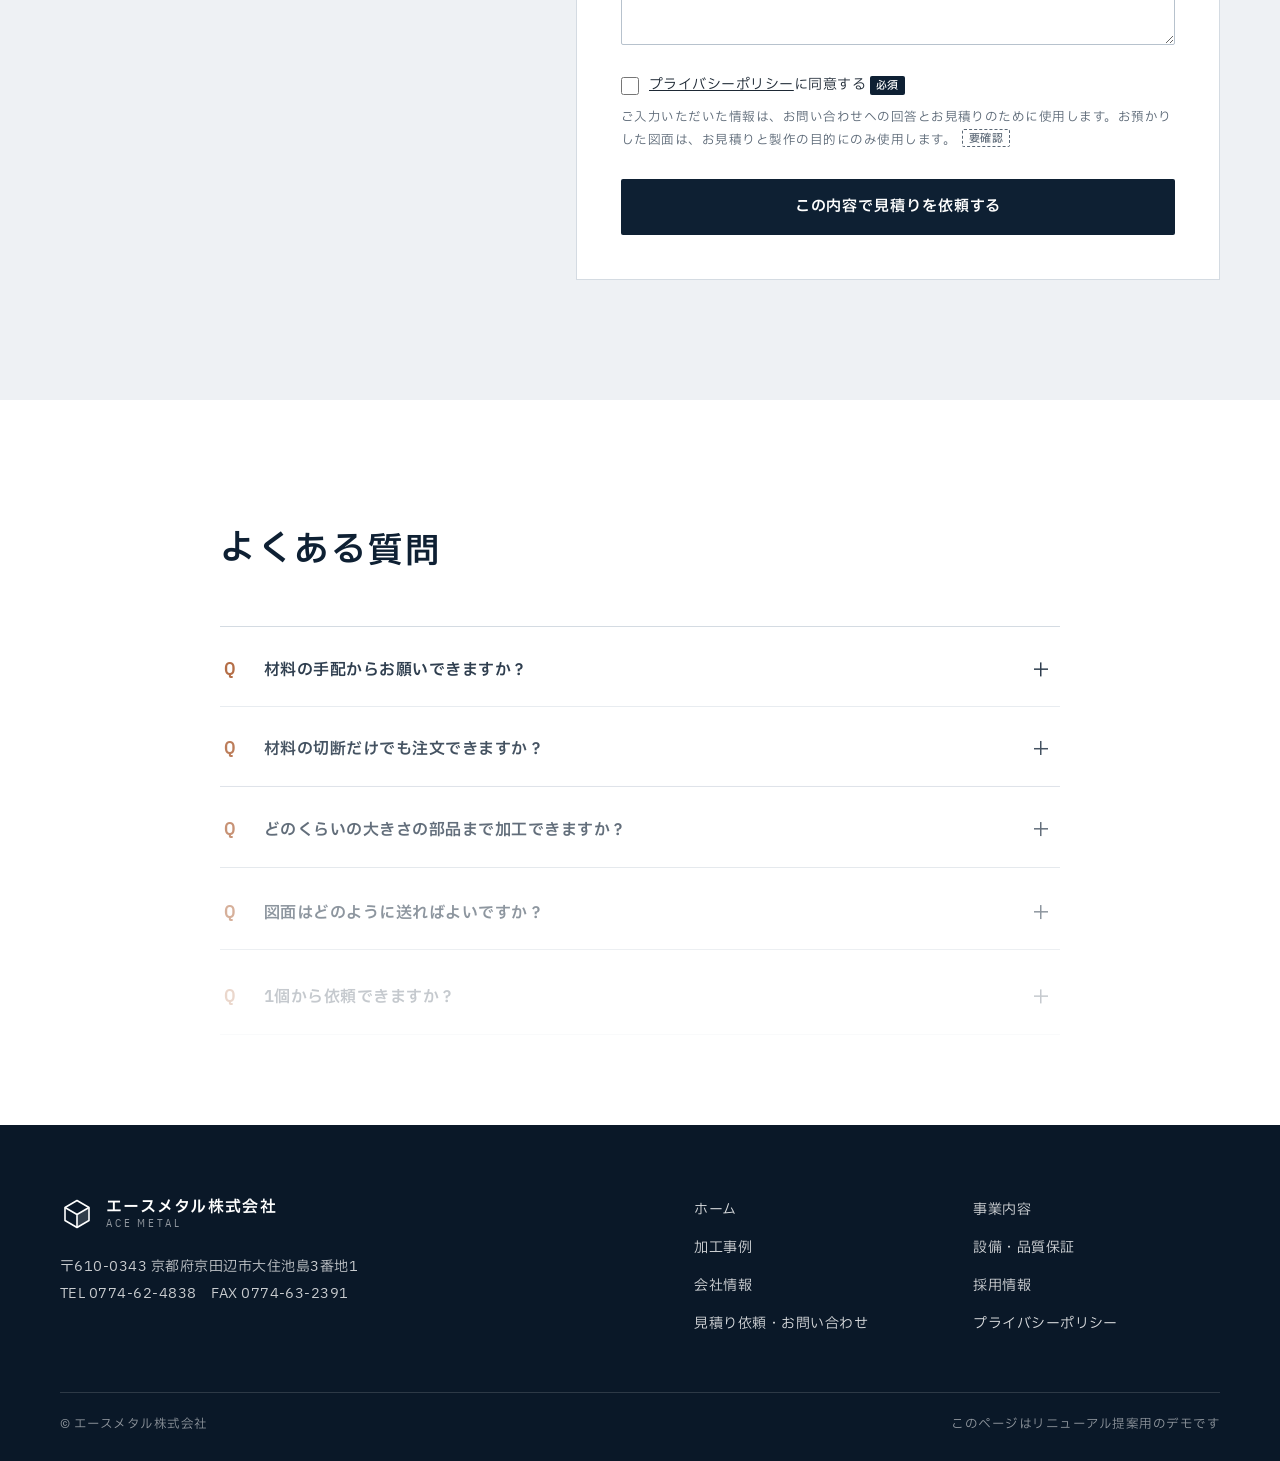
<file: contact.html>
<!doctype html>
<html lang="ja">
<head>
<meta charset="utf-8">
<meta name="viewport" content="width=device-width, initial-scale=1, viewport-fit=cover">
<title>見積り依頼・お問い合わせ｜エースメタル株式会社</title>
<meta name="claude:viewport-fit-sides" content="cover">
<meta name="robots" content="noindex, nofollow">
<link rel="preconnect" href="https://fonts.googleapis.com">
<link rel="preconnect" href="https://fonts.gstatic.com" crossorigin>
<link rel="stylesheet" href="https://fonts.googleapis.com/css2?family=IBM+Plex+Sans+Condensed:wght@400;500;600&amp;family=IBM+Plex+Sans+JP:wght@400;500;600;700&amp;display=swap">
<link rel="stylesheet" href="assets/site.css">
<script>(function(){var d=document.documentElement,s=false,c=false;d.lang='ja';try{s=new URLSearchParams(location.search).has('static')}catch(e){}if(s||matchMedia('(prefers-reduced-motion: reduce)').matches)return;d.classList.add('js-pending');try{if(sessionStorage.getItem('am-pt')==='1'){c=true;sessionStorage.removeItem('am-pt')}}catch(e){}if(c)d.classList.add('pt-cover');setTimeout(function(){d.classList.remove('js-pending','pt-cover')},4000)})();</script>
<meta name="description" content="図面を添付して見積りを依頼できます。お電話、FAXでも承ります。">
<meta property="og:type" content="website">
<meta property="og:title" content="見積り依頼・お問い合わせ｜エースメタル株式会社">
<meta property="og:description" content="図面を添付して見積りを依頼できます。お電話、FAXでも承ります。">
</head>
<body>
<div class="pt" aria-hidden="true"><span class="pt__label">見積り依頼・お問い合わせ</span></div>
<a class="skip" href="#main">本文へ移動</a>
<div class="proposal" role="note"><div class="wrap"><strong>リニューアル提案デモ</strong><span>「要確認」の印がある項目は、掲載前に事実確認が必要です。フォームは送信されません。</span></div></div>
<header class="site-header">
  <div class="wrap site-header__bar">
    <a class="logo" href="index.html" aria-label="エースメタル株式会社 ホームへ"><svg viewBox="0 0 34 34" aria-hidden="true"><path d="M17 17.5l12-7v13L17 30.5z" fill="currentColor" opacity=".16"/><g fill="none" stroke="currentColor" stroke-width="1.6" stroke-linejoin="round"><path d="M17 3.5 29 10.5v13L17 30.5 5 23.5v-13z"/><path d="M5 10.5 17 17.5l12-7M17 17.5v13"/></g></svg><span class="logo__text"><span class="logo__ja">エースメタル株式会社</span><span class="logo__en">ACE METAL</span></span></a>
    <nav class="gnav" id="gnav" aria-label="メインメニュー"><ul><li><a href="service.html">事業内容</a></li><li><a href="cases.html">加工事例</a></li><li><a href="equipment.html">設備・品質保証</a></li><li><a href="company.html">会社情報</a></li><li><a href="recruit.html">採用情報</a></li></ul></nav>
    <a class="header-tel" href="tel:0774624838"><small>お電話でのご相談</small><span class="num">0774-62-4838</span></a>
    <a class="btn btn--primary btn--sm header-cta" href="#form">図面で見積り依頼</a>
    <button class="menu-btn" type="button" aria-expanded="false" aria-controls="gnav"><span class="menu-btn__bars" aria-hidden="true"></span><span class="menu-btn__label">メニュー</span></button>
  </div>
  <span class="scroll-meter" aria-hidden="true"></span>
</header>
<main id="main">
<section class="page-hero on-dark" aria-labelledby="page-title">
  <div class="sheet" aria-hidden="true"><div class="sheet__cols sheet__cols--top"><span>1</span><span>2</span><span>3</span><span>4</span><span>5</span><span>6</span><span>7</span><span>8</span></div><div class="sheet__cols sheet__cols--bottom"><span>1</span><span>2</span><span>3</span><span>4</span><span>5</span><span>6</span><span>7</span><span>8</span></div><div class="sheet__rows sheet__rows--left"><span>A</span><span>B</span><span>C</span><span>D</span></div><div class="sheet__rows sheet__rows--right"><span>A</span><span>B</span><span>C</span><span>D</span></div></div>
  <div class="wrap page-hero__inner">
    <div class="page-hero__copy">
      <nav class="breadcrumb" aria-label="現在地"><ol><li><a href="index.html">ホーム</a></li><li aria-current="page">見積り依頼・お問い合わせ</li></ol></nav>
      <h1 class="page-hero__title" id="page-title"><span class="nb">見積り依頼・</span><span class="nb">お問い合わせ</span></h1>
      <p class="page-hero__lead">図面を添付して送信してください。内容を確認し、価格と納期をご回答します。</p>
    </div>
    <div class="page-hero__art" aria-hidden="true" data-draw data-draw-delay="0.45"><svg viewBox="0 0 440 320" xmlns="http://www.w3.org/2000/svg"><defs><marker id="sh-arrow" viewBox="0 0 10 10" refX="10" refY="5" markerWidth="7" markerHeight="7" orient="auto-start-reverse"><path d="M0 2L10 5L0 8z" fill="#DE9A6A"/></marker></defs><rect x="16" y="16" width="408" height="288" fill="rgba(255,255,255,.04)" stroke="rgba(255,255,255,.85)" stroke-width="1.2"/><rect x="28" y="28" width="384" height="264" fill="none" stroke="rgba(255,255,255,.4)" stroke-width="1"/><rect x="66" y="84" width="190" height="104" fill="rgba(255,255,255,.06)" stroke="rgba(255,255,255,.85)" stroke-width="1.2"/><circle cx="106" cy="120" r="16" fill="rgba(3,10,20,.4)" stroke="rgba(255,255,255,.85)" stroke-width="1.1"/><circle cx="156" cy="120" r="16" fill="rgba(3,10,20,.4)" stroke="rgba(255,255,255,.85)" stroke-width="1.1"/><circle cx="206" cy="120" r="16" fill="rgba(3,10,20,.4)" stroke="rgba(255,255,255,.85)" stroke-width="1.1"/><circle cx="131" cy="158" r="12" fill="rgba(3,10,20,.4)" stroke="rgba(255,255,255,.85)" stroke-width="1.1"/><circle cx="181" cy="158" r="12" fill="rgba(3,10,20,.4)" stroke="rgba(255,255,255,.85)" stroke-width="1.1"/><g stroke="rgba(255,255,255,.3)" stroke-width=".8" stroke-dasharray="8 3 2 3" fill="none"><path d="M56 120H266M56 158H266M156 74V198"/></g><rect x="66" y="210" width="190" height="14" fill="rgba(255,255,255,.08)" stroke="rgba(255,255,255,.85)" stroke-width="1.2"/><g fill="none" stroke="#DE9A6A" stroke-width="1"><path d="M66 78V52M256 78V52"/><path d="M66 60H256" marker-start="url(#sh-arrow)" marker-end="url(#sh-arrow)"/></g><g fill="none" stroke="rgba(255,255,255,.55)" stroke-width="1"><rect x="282" y="226" width="130" height="66"/><path d="M282 248H412M282 270H412M326 226V292"/></g></svg></div>
  </div>
</section>

<section class="section section--alu" id="form" aria-label="見積り依頼">
  <div class="wrap">
    <div class="quote">
      <div>
        <h2 class="flow-title">お見積りから納品までの流れ</h2>
        <div class="flow-wrap"><ol class="flow"><li><span class="flow__no">1</span><div><h3 class="flow-step">図面を送る</h3><p>見積りフォームに添付するか、FAXでお送りください。</p></div></li><li><span class="flow__no">2</span><div><h3 class="flow-step">お見積り</h3><p>内容を確認し、価格と納期をご回答します。回答の目安は○営業日です。<span class="tbc">要確認</span></p></div></li><li><span class="flow__no">3</span><div><h3 class="flow-step">ご発注</h3><p>見積り内容をご確認のうえ、ご発注ください。</p></div></li><li><span class="flow__no">4</span><div><h3 class="flow-step">材料手配・加工・測定</h3><p>材料の手配から切断、加工、測定までを社内で行います。</p></div></li><li><span class="flow__no">5</span><div><h3 class="flow-step">納品</h3><p>梱包して、ご指定の場所へお届けします。</p></div></li></ol><span class="flow__fill" aria-hidden="true"></span></div>
        <dl class="contact-box">
          <div><dt>電話</dt><dd><a href="tel:0774624838"><span class="num">0774-62-4838</span></a><small>受付時間：○:○○〜○:○○<span class="tbc">要確認</span></small></dd></div>
          <div><dt>FAX</dt><dd><span class="num">0774-63-2391</span><small>図面と、ご連絡先を添えてお送りください。</small></dd></div>
        </dl>
      </div>
      <div class="form-panel" data-reveal>
        <h2 class="form-panel__title">見積り依頼フォーム</h2>
        <p class="form-panel__lead">「必須」の項目をご入力ください。図面は複数添付できます。</p>
        <form id="quote-form" novalidate>
          <fieldset class="field"><legend>ご用件 <span class="req">必須</span></legend><div class="chips"><label class="chip"><input type="radio" id="kind-estimate" name="kind" value="estimate" checked><span>見積り依頼</span></label><label class="chip"><input type="radio" id="kind-consult" name="kind" value="consult"><span>技術的なご相談</span></label><label class="chip"><input type="radio" id="kind-material" name="kind" value="material"><span>材料のみの購入</span></label><label class="chip"><input type="radio" id="kind-recruit" name="kind" value="recruit"><span>採用について</span></label><label class="chip"><input type="radio" id="kind-other" name="kind" value="other"><span>その他</span></label></div></fieldset>
          <div class="grid-2">
            <div class="field"><label for="f-company">会社名 <span class="req">必須</span></label><input class="input" id="f-company" name="company" autocomplete="organization" required></div>
            <div class="field"><label for="f-name">お名前 <span class="req">必須</span></label><input class="input" id="f-name" name="name" autocomplete="name" required></div>
            <div class="field"><label for="f-email">メールアドレス <span class="req">必須</span></label><input class="input" id="f-email" name="email" type="email" autocomplete="email" required></div>
            <div class="field"><label for="f-tel">電話番号 <span class="opt">任意</span></label><input class="input" id="f-tel" name="tel" type="tel" autocomplete="tel"></div>
          </div>
          <div class="grid-3">
            <div class="field"><label for="f-material">材質 <span class="opt">任意</span></label><input class="input" id="f-material" name="material" placeholder="例：A5052"></div>
            <div class="field"><label for="f-qty">数量 <span class="opt">任意</span></label><input class="input" id="f-qty" name="qty" placeholder="例：20個"></div>
            <div class="field"><label for="f-due">希望納期 <span class="opt">任意</span></label><input class="input" id="f-due" name="due" placeholder="例：12月中旬"></div>
          </div>
          <div class="field">
            <label for="f-files">図面ファイル <span class="opt">任意</span></label>
            <label class="dropzone" for="f-files"><strong>ここにファイルをドラッグ、またはクリックして選択</strong>PDF・DXF・STEP・IGESなど／複数可</label>
            <input class="vh" id="f-files" name="files" type="file" multiple>
            <ul class="file-list" aria-live="polite"></ul>
          </div>
          <div class="field"><label for="f-note">ご要望・補足 <span class="opt">任意</span></label><textarea class="input" id="f-note" name="note" placeholder="表面処理の有無、公差、用途などがあればご記入ください。"></textarea></div>
          <label class="consent"><input type="checkbox" id="f-agree" name="agree" required><span><a href="privacy.html">プライバシーポリシー</a>に同意する <span class="req">必須</span></span></label>
          <p class="form-note">ご入力いただいた情報は、お問い合わせへの回答とお見積りのために使用します。お預かりした図面は、お見積りと製作の目的にのみ使用します。<span class="tbc">要確認</span></p>
          <button class="btn btn--primary submit" type="submit">この内容で見積りを依頼する</button>
          <p class="demo-msg" role="status" tabindex="-1">デモのため送信されません。公開版では送信完了ページに移り、その表示を問い合わせ件数として計測します。</p>
        </form>
      </div>
    </div>
  </div>
</section>
<section class="section" id="faq" aria-labelledby="faq-title">
  <div class="wrap faq-wrap">
    <div class="section-head"><div><h2 class="section-title" id="faq-title" data-split>よくある質問</h2></div></div>
    <div class="faq" data-stagger><details><summary><span class="faq__q">Q</span><span>材料の手配からお願いできますか？</span></summary><div class="faq__a"><p>はい。アルミ材料の手配から、切断、切削加工、測定までを社内で行います。</p></div></details><details><summary><span class="faq__q">Q</span><span>材料の切断だけでも注文できますか？</span></summary><div class="faq__a"><p>はい。アルミ板・型材を、ご指定の寸法に切断して販売しています。</p></div></details><details><summary><span class="faq__q">Q</span><span>どのくらいの大きさの部品まで加工できますか？</span></summary><div class="faq__a"><p>マシニングセンタの最大加工範囲は2,450×3,200mmです。部品の大きさに合わせて、14台の設備を使い分けます。</p></div></details><details><summary><span class="faq__q">Q</span><span>図面はどのように送ればよいですか？</span></summary><div class="faq__a"><p>見積り依頼フォームに添付するか、FAX（0774-63-2391）でお送りください。</p></div></details><details><summary><span class="faq__q">Q</span><span>1個から依頼できますか？</span></summary><div class="faq__a"><p>確認後に記載します。<span class="tbc">要確認</span></p></div></details></div>
  </div>
</section>
</main>
<footer class="site-footer on-dark">
  <div class="wrap">
    <div class="footer-grid">
      <div>
        <a class="logo" href="index.html" aria-label="エースメタル株式会社 ホームへ"><svg viewBox="0 0 34 34" aria-hidden="true"><path d="M17 17.5l12-7v13L17 30.5z" fill="currentColor" opacity=".16"/><g fill="none" stroke="currentColor" stroke-width="1.6" stroke-linejoin="round"><path d="M17 3.5 29 10.5v13L17 30.5 5 23.5v-13z"/><path d="M5 10.5 17 17.5l12-7M17 17.5v13"/></g></svg><span class="logo__text"><span class="logo__ja">エースメタル株式会社</span><span class="logo__en">ACE METAL</span></span></a>
        <p class="footer-addr">〒610-0343 京都府京田辺市大住池島3番地1<br>TEL <a href="tel:0774624838">0774-62-4838</a>　FAX 0774-63-2391</p>
      </div>
      <nav class="footer-nav" aria-label="フッターメニュー"><ul><li><a href="index.html">ホーム</a></li><li><a href="service.html">事業内容</a></li><li><a href="cases.html">加工事例</a></li><li><a href="equipment.html">設備・品質保証</a></li><li><a href="company.html">会社情報</a></li><li><a href="recruit.html">採用情報</a></li><li><a href="contact.html">見積り依頼・お問い合わせ</a></li><li><a href="privacy.html">プライバシーポリシー</a></li></ul></nav>
    </div>
    <div class="footer-bottom"><span>© エースメタル株式会社</span><span>このページはリニューアル提案用のデモです</span></div>
  </div>
</footer>
<nav class="mobile-bar" aria-label="お問い合わせ"><a class="mobile-bar__tel" href="tel:0774624838"><small>電話</small><span class="num">0774-62-4838</span></a><a class="mobile-bar__quote" href="#form">図面で見積り依頼</a></nav>
<script src="assets/vendor/gsap.min.js"></script>
<script src="assets/vendor/ScrollTrigger.min.js"></script>
<script src="assets/vendor/lenis.min.js"></script>
<script src="assets/site.js"></script>
</body>
</html>
</file>
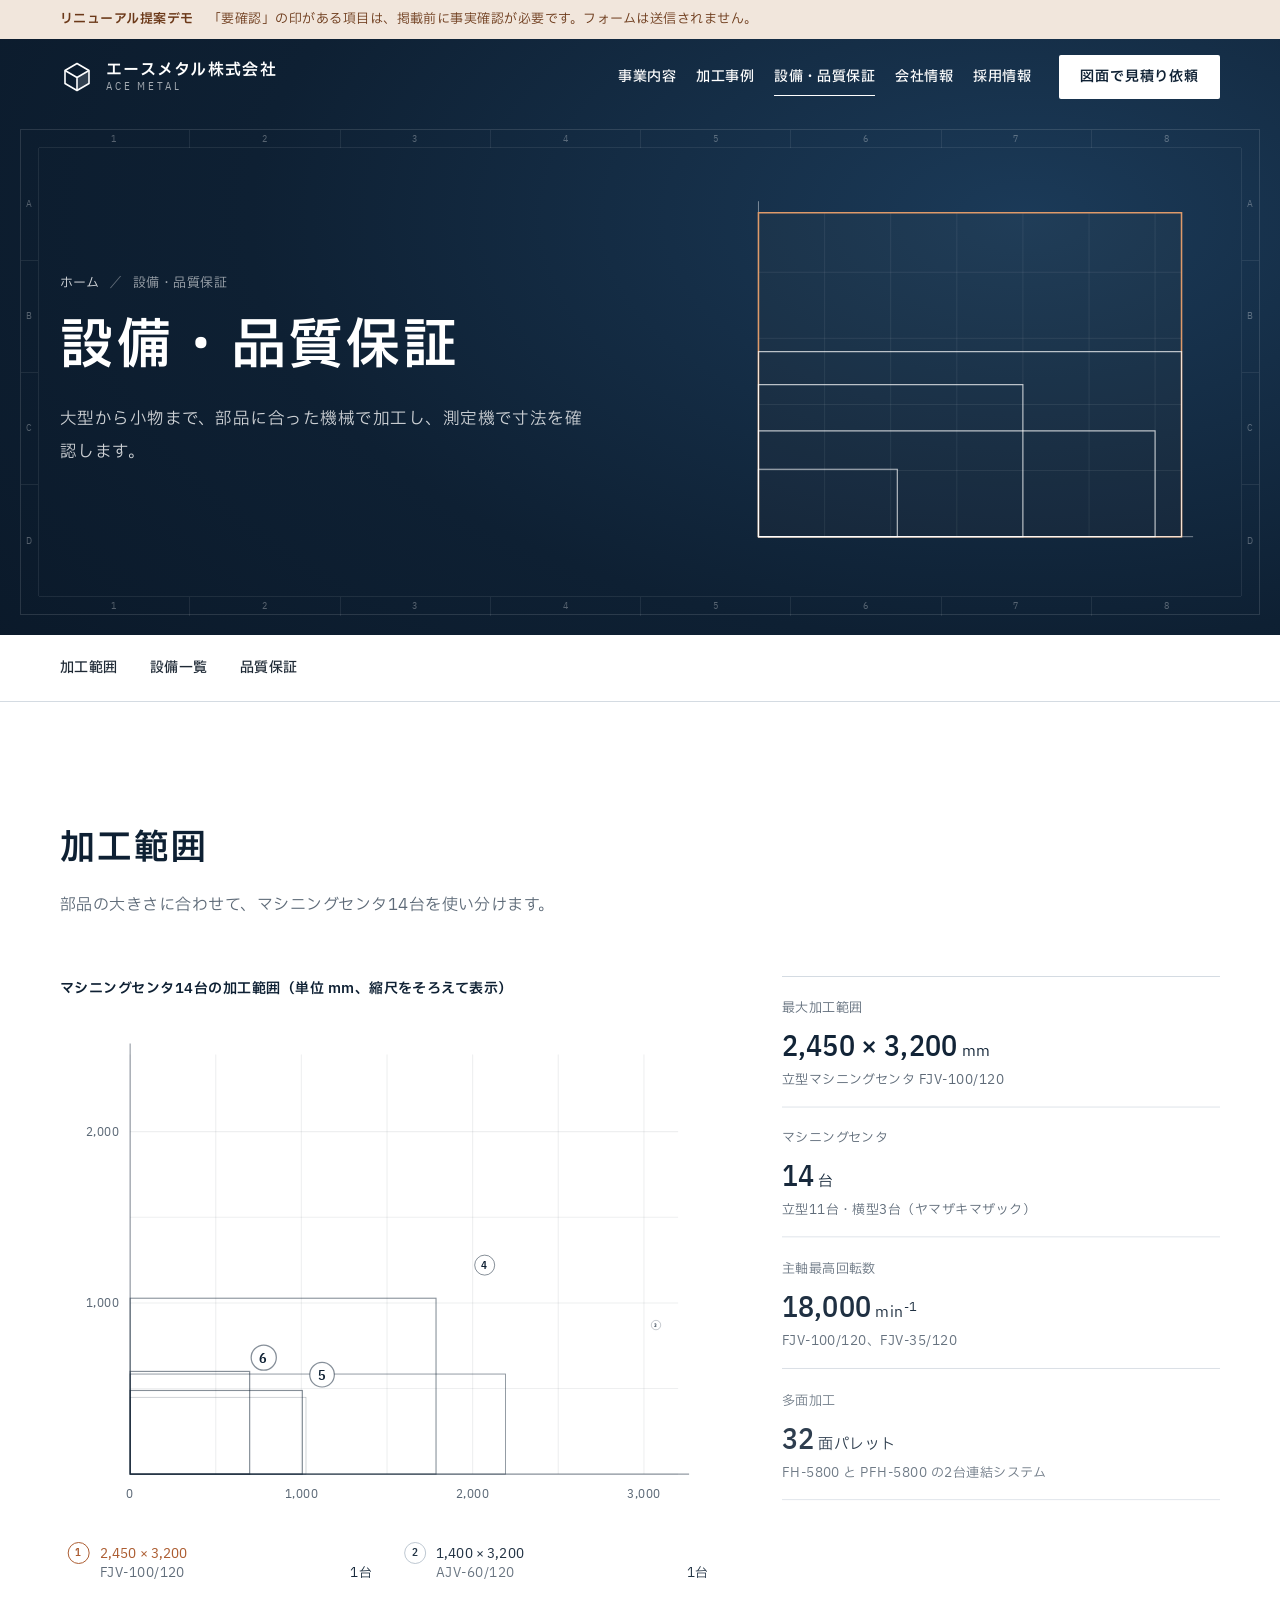
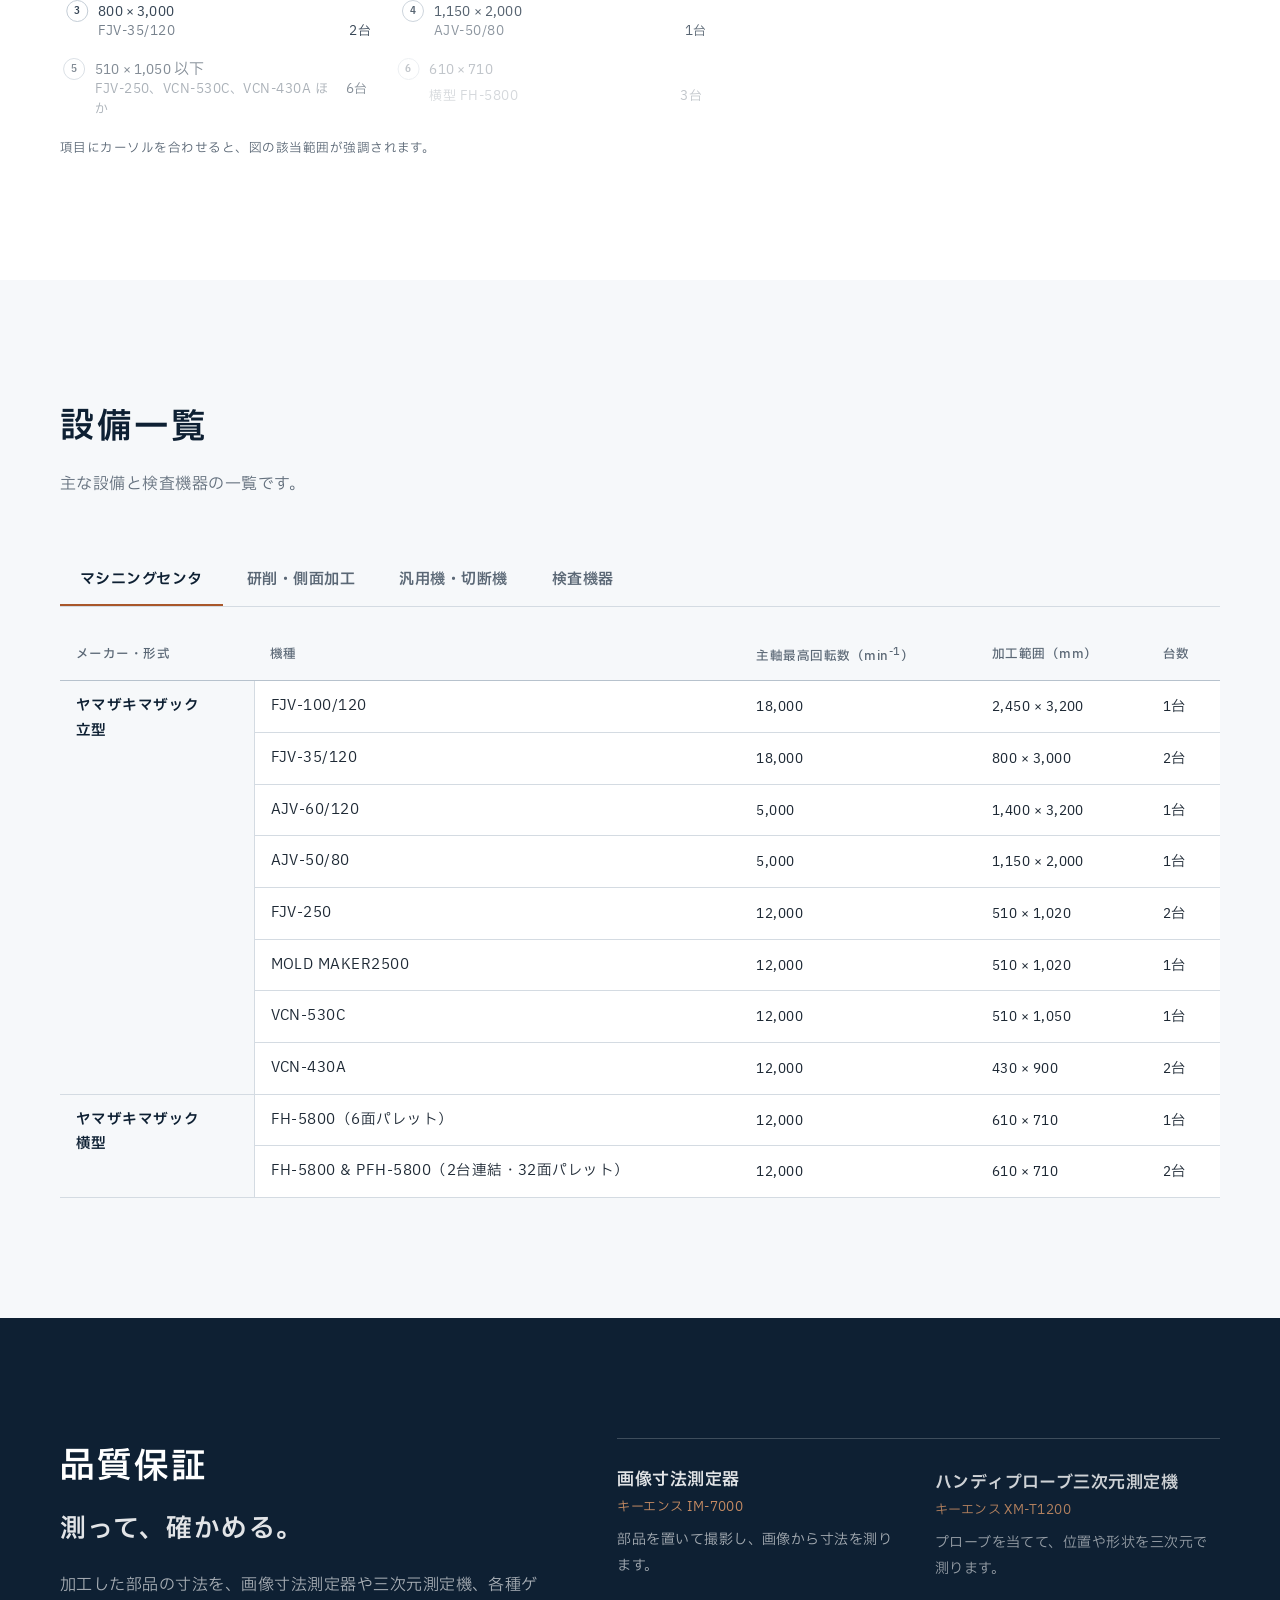
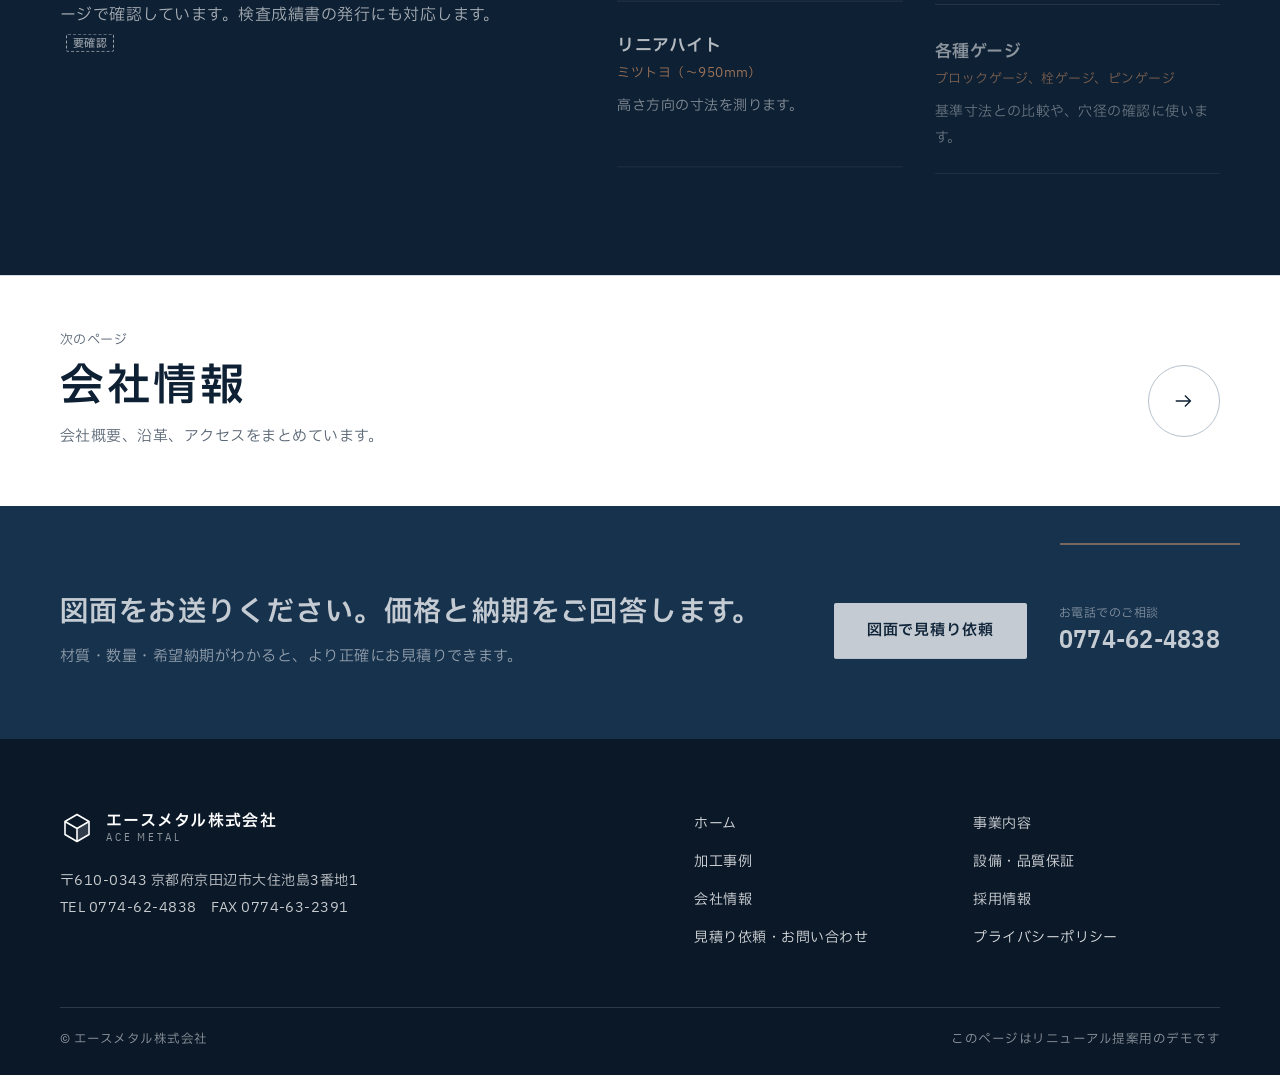
<file: equipment.html>
<!doctype html>
<html lang="ja">
<head>
<meta charset="utf-8">
<meta name="viewport" content="width=device-width, initial-scale=1, viewport-fit=cover">
<title>設備・品質保証｜エースメタル株式会社</title>
<meta name="claude:viewport-fit-sides" content="cover">
<meta name="robots" content="noindex, nofollow">
<link rel="preconnect" href="https://fonts.googleapis.com">
<link rel="preconnect" href="https://fonts.gstatic.com" crossorigin>
<link rel="stylesheet" href="https://fonts.googleapis.com/css2?family=IBM+Plex+Sans+Condensed:wght@400;500;600&amp;family=IBM+Plex+Sans+JP:wght@400;500;600;700&amp;display=swap">
<link rel="stylesheet" href="assets/site.css">
<script>(function(){var d=document.documentElement,s=false,c=false;d.lang='ja';try{s=new URLSearchParams(location.search).has('static')}catch(e){}if(s||matchMedia('(prefers-reduced-motion: reduce)').matches)return;d.classList.add('js-pending');try{if(sessionStorage.getItem('am-pt')==='1'){c=true;sessionStorage.removeItem('am-pt')}}catch(e){}if(c)d.classList.add('pt-cover');setTimeout(function(){d.classList.remove('js-pending','pt-cover')},4000)})();</script>
<meta name="description" content="マシニングセンタ14台（最大加工範囲2,450×3,200mm）と、画像寸法測定器・三次元測定機による寸法の確認。">
<meta property="og:type" content="website">
<meta property="og:title" content="設備・品質保証｜エースメタル株式会社">
<meta property="og:description" content="マシニングセンタ14台（最大加工範囲2,450×3,200mm）と、画像寸法測定器・三次元測定機による寸法の確認。">
</head>
<body>
<div class="pt" aria-hidden="true"><span class="pt__label">設備・品質保証</span></div>
<a class="skip" href="#main">本文へ移動</a>
<div class="proposal" role="note"><div class="wrap"><strong>リニューアル提案デモ</strong><span>「要確認」の印がある項目は、掲載前に事実確認が必要です。フォームは送信されません。</span></div></div>
<header class="site-header">
  <div class="wrap site-header__bar">
    <a class="logo" href="index.html" aria-label="エースメタル株式会社 ホームへ"><svg viewBox="0 0 34 34" aria-hidden="true"><path d="M17 17.5l12-7v13L17 30.5z" fill="currentColor" opacity=".16"/><g fill="none" stroke="currentColor" stroke-width="1.6" stroke-linejoin="round"><path d="M17 3.5 29 10.5v13L17 30.5 5 23.5v-13z"/><path d="M5 10.5 17 17.5l12-7M17 17.5v13"/></g></svg><span class="logo__text"><span class="logo__ja">エースメタル株式会社</span><span class="logo__en">ACE METAL</span></span></a>
    <nav class="gnav" id="gnav" aria-label="メインメニュー"><ul><li><a href="service.html">事業内容</a></li><li><a href="cases.html">加工事例</a></li><li><a href="equipment.html" aria-current="page">設備・品質保証</a></li><li><a href="company.html">会社情報</a></li><li><a href="recruit.html">採用情報</a></li></ul></nav>
    <a class="header-tel" href="tel:0774624838"><small>お電話でのご相談</small><span class="num">0774-62-4838</span></a>
    <a class="btn btn--primary btn--sm header-cta" href="contact.html#form">図面で見積り依頼</a>
    <button class="menu-btn" type="button" aria-expanded="false" aria-controls="gnav"><span class="menu-btn__bars" aria-hidden="true"></span><span class="menu-btn__label">メニュー</span></button>
  </div>
  <span class="scroll-meter" aria-hidden="true"></span>
</header>
<main id="main">
<section class="page-hero on-dark" aria-labelledby="page-title">
  <div class="sheet" aria-hidden="true"><div class="sheet__cols sheet__cols--top"><span>1</span><span>2</span><span>3</span><span>4</span><span>5</span><span>6</span><span>7</span><span>8</span></div><div class="sheet__cols sheet__cols--bottom"><span>1</span><span>2</span><span>3</span><span>4</span><span>5</span><span>6</span><span>7</span><span>8</span></div><div class="sheet__rows sheet__rows--left"><span>A</span><span>B</span><span>C</span><span>D</span></div><div class="sheet__rows sheet__rows--right"><span>A</span><span>B</span><span>C</span><span>D</span></div></div>
  <div class="wrap page-hero__inner">
    <div class="page-hero__copy">
      <nav class="breadcrumb" aria-label="現在地"><ol><li><a href="index.html">ホーム</a></li><li aria-current="page">設備・品質保証</li></ol></nav>
      <h1 class="page-hero__title" id="page-title">設備・品質保証</h1>
      <p class="page-hero__lead">大型から小物まで、部品に合った機械で加工し、測定機で寸法を確認します。</p>
    </div>
    <div class="page-hero__art" aria-hidden="true" data-draw data-draw-delay="0.45"><svg viewBox="0 0 520 400" xmlns="http://www.w3.org/2000/svg"><g stroke="rgba(255,255,255,.08)" stroke-width="1"><path d="M40.0 372V35.1"/><path d="M108.8 372V35.1"/><path d="M177.5 372V35.1"/><path d="M246.3 372V35.1"/><path d="M315.0 372V35.1"/><path d="M383.8 372V35.1"/><path d="M452.5 372V35.1"/><path d="M40 372.0H480.0"/><path d="M40 303.2H480.0"/><path d="M40 234.5H480.0"/><path d="M40 165.7H480.0"/><path d="M40 97.0H480.0"/></g><path d="M40 23.1V372H492.0" fill="none" stroke="rgba(255,255,255,.45)"/><rect x="40" y="35.1" width="440.0" height="336.9" fill="rgba(222,154,106,.08)" stroke="#DE9A6A" stroke-width="1.6"/><rect x="40" y="179.5" width="440.0" height="192.5" fill="rgba(255,255,255,0)" stroke="rgba(255,255,255,.7)" stroke-width="1.2"/><rect x="40" y="262.0" width="412.5" height="110.0" fill="rgba(255,255,255,0)" stroke="rgba(255,255,255,.7)" stroke-width="1.2"/><rect x="40" y="213.9" width="275.0" height="158.1" fill="rgba(255,255,255,0)" stroke="rgba(255,255,255,.7)" stroke-width="1.2"/><rect x="40" y="301.9" width="144.4" height="70.1" fill="rgba(255,255,255,0)" stroke="rgba(255,255,255,.7)" stroke-width="1.2"/><rect x="40" y="288.1" width="97.6" height="83.9" fill="rgba(255,255,255,0)" stroke="rgba(255,255,255,.7)" stroke-width="1.2"/></svg></div>
  </div>
</section>
<nav class="subnav" aria-label="このページの内容"><div class="wrap"><ul><li><a href="#range">加工範囲</a></li><li><a href="#list">設備一覧</a></li><li><a href="#quality">品質保証</a></li></ul></div></nav>
<section class="section" id="range" aria-labelledby="range-title">
  <div class="wrap">
    <div class="section-head"><div><h2 class="section-title" id="range-title" data-split>加工範囲</h2><p class="section-lead" data-reveal>部品の大きさに合わせて、マシニングセンタ14台を使い分けます。</p></div></div>
    <div class="range">
      <figure class="env">
        <figcaption>マシニングセンタ14台の加工範囲（単位 mm、縮尺をそろえて表示）</figcaption>
        <svg class="env__svg" data-origin="64 418" viewBox="0 0 600 456" role="img" aria-labelledby="env-title" xmlns="http://www.w3.org/2000/svg"><title id="env-title">マシニングセンタ14台の加工範囲を、同じ縮尺で重ねた図</title><g stroke="rgba(14,32,51,.07)" stroke-width="1"><path d="M64.0 418V35.2"/><path d="M142.1 418V35.2"/><path d="M220.2 418V35.2"/><path d="M298.4 418V35.2"/><path d="M376.5 418V35.2"/><path d="M454.6 418V35.2"/><path d="M532.8 418V35.2"/><path d="M64 418.0H564.0"/><path d="M64 339.9H564.0"/><path d="M64 261.8H564.0"/><path d="M64 183.6H564.0"/><path d="M64 105.5H564.0"/></g><path d="M64 25.2V418H574.0" fill="none" stroke="rgba(14,32,51,.45)"/><g class="env__tick" fill="#5A6775"><text x="64.0" y="440" text-anchor="middle">0</text><text x="220.2" y="440" text-anchor="middle">1,000</text><text x="376.5" y="440" text-anchor="middle">2,000</text><text x="532.8" y="440" text-anchor="middle">3,000</text><text x="54" y="265.8" text-anchor="end">1,000</text><text x="54" y="109.5" text-anchor="end">2,000</text></g><rect class="env__rect is-max" data-env="1" pointer-events="all" x="64" y="35.2" width="500.0" height="382.8" fill="rgba(169,87,42,.07)" stroke="#A9572A" stroke-width="1.6"/><rect class="env__rect" data-env="2" pointer-events="all" x="64" y="199.2" width="500.0" height="218.8" fill="rgba(255,255,255,0)" stroke="rgba(14,32,51,.5)" stroke-width="1.1"/><rect class="env__rect" data-env="3" pointer-events="all" x="64" y="293.0" width="468.8" height="125.0" fill="rgba(255,255,255,0)" stroke="rgba(14,32,51,.5)" stroke-width="1.1"/><rect class="env__rect" data-env="4" pointer-events="all" x="64" y="238.3" width="312.5" height="179.7" fill="rgba(255,255,255,0)" stroke="rgba(14,32,51,.5)" stroke-width="1.1"/><rect class="env__rect" data-env="5" pointer-events="all" x="64" y="338.3" width="164.1" height="79.7" fill="rgba(255,255,255,0)" stroke="rgba(14,32,51,.5)" stroke-width="1.1"/><rect class="env__rect" data-env="6" pointer-events="all" x="64" y="322.7" width="110.9" height="95.3" fill="rgba(255,255,255,0)" stroke="rgba(14,32,51,.5)" stroke-width="1.1"/><g class="env__marker" data-env="1"><circle cx="575.0" cy="24.2" r="10" fill="#fff" stroke="#A9572A"/><text class="env__no" x="575.0" y="28.2" text-anchor="middle" fill="#A9572A">1</text></g><g class="env__marker" data-env="2"><circle cx="575.0" cy="188.2" r="10" fill="#fff" stroke="rgba(14,32,51,.5)"/><text class="env__no" x="575.0" y="192.2" text-anchor="middle" fill="#0E2033">2</text></g><g class="env__marker" data-env="3"><circle cx="543.8" cy="282.0" r="10" fill="#fff" stroke="rgba(14,32,51,.5)"/><text class="env__no" x="543.8" y="286.0" text-anchor="middle" fill="#0E2033">3</text></g><g class="env__marker" data-env="4"><circle cx="387.5" cy="227.3" r="10" fill="#fff" stroke="rgba(14,32,51,.5)"/><text class="env__no" x="387.5" y="231.3" text-anchor="middle" fill="#0E2033">4</text></g><g class="env__marker" data-env="5"><circle cx="239.1" cy="327.3" r="10" fill="#fff" stroke="rgba(14,32,51,.5)"/><text class="env__no" x="239.1" y="331.3" text-anchor="middle" fill="#0E2033">5</text></g><g class="env__marker" data-env="6"><circle cx="185.9" cy="311.7" r="10" fill="#fff" stroke="rgba(14,32,51,.5)"/><text class="env__no" x="185.9" y="315.7" text-anchor="middle" fill="#0E2033">6</text></g></svg>
        <ol class="env-legend"><li class="is-max" data-env="1" tabindex="0"><span class="env-legend__no">1</span><span class="env-legend__size num">2,450 × 3,200</span><span class="env-legend__model">FJV-100/120</span><span class="env-legend__qty">1台</span></li><li class="" data-env="2" tabindex="0"><span class="env-legend__no">2</span><span class="env-legend__size num">1,400 × 3,200</span><span class="env-legend__model">AJV-60/120</span><span class="env-legend__qty">1台</span></li><li class="" data-env="3" tabindex="0"><span class="env-legend__no">3</span><span class="env-legend__size num">800 × 3,000</span><span class="env-legend__model">FJV-35/120</span><span class="env-legend__qty">2台</span></li><li class="" data-env="4" tabindex="0"><span class="env-legend__no">4</span><span class="env-legend__size num">1,150 × 2,000</span><span class="env-legend__model">AJV-50/80</span><span class="env-legend__qty">1台</span></li><li class="" data-env="5" tabindex="0"><span class="env-legend__no">5</span><span class="env-legend__size num">510 × 1,050 以下</span><span class="env-legend__model">FJV-250、VCN-530C、VCN-430A ほか</span><span class="env-legend__qty">6台</span></li><li class="" data-env="6" tabindex="0"><span class="env-legend__no">6</span><span class="env-legend__size num">610 × 710</span><span class="env-legend__model">横型 FH-5800</span><span class="env-legend__qty">3台</span></li></ol>
        <p class="env-hint">項目にカーソルを合わせると、図の該当範囲が強調されます。</p>
      </figure>
      <dl class="keyfig" data-stagger>
        <div><dt>最大加工範囲</dt><dd><span class="num">2,450 × 3,200</span>mm</dd><dd class="keyfig__note">立型マシニングセンタ FJV-100/120</dd></div>
        <div><dt>マシニングセンタ</dt><dd><span class="num">14</span>台</dd><dd class="keyfig__note">立型11台・横型3台（ヤマザキマザック）</dd></div>
        <div><dt>主軸最高回転数</dt><dd><span class="num">18,000</span>min<sup>-1</sup></dd><dd class="keyfig__note">FJV-100/120、FJV-35/120</dd></div>
        <div><dt>多面加工</dt><dd><span class="num">32</span>面パレット</dd><dd class="keyfig__note">FH-5800 と PFH-5800 の2台連結システム</dd></div>
      </dl>
    </div>
  </div>
</section>
<section class="section section--alu2" id="list" aria-labelledby="list-title">
  <div class="wrap">
    <div class="section-head"><div><h2 class="section-title" id="list-title" data-split>設備一覧</h2><p class="section-lead" data-reveal>主な設備と検査機器の一覧です。</p></div></div>
    <div class="tabs" data-tabs>
      <div class="tabs__list" role="tablist" aria-label="設備の種類" hidden><button class="tabs__tab" type="button" role="tab" id="tab-mc" aria-controls="panel-mc" aria-selected="true">マシニングセンタ</button><button class="tabs__tab" type="button" role="tab" id="tab-grind" aria-controls="panel-grind" aria-selected="false" tabindex="-1">研削・側面加工</button><button class="tabs__tab" type="button" role="tab" id="tab-cut" aria-controls="panel-cut" aria-selected="false" tabindex="-1">汎用機・切断機</button><button class="tabs__tab" type="button" role="tab" id="tab-inspect" aria-controls="panel-inspect" aria-selected="false" tabindex="-1">検査機器</button><span class="tabs__ink" aria-hidden="true"></span></div>
      <div class="tabs__panel" role="tabpanel" id="panel-mc" aria-labelledby="tab-mc" tabindex="0"><h3 class="tabs__panel-title">マシニングセンタ（14台）</h3><div class="table-scroll"><table class="eq-spec"><thead><tr><th scope="col">メーカー・形式</th><th scope="col">機種</th><th scope="col">主軸最高回転数（min<sup>-1</sup>）</th><th scope="col">加工範囲（mm）</th><th scope="col">台数</th></tr></thead><tbody><tr><th scope="row" rowspan="8">ヤマザキマザック<br>立型</th><td>FJV-100/120</td><td class="n">18,000</td><td class="n">2,450 × 3,200</td><td class="n">1台</td></tr><tr><td>FJV-35/120</td><td class="n">18,000</td><td class="n">800 × 3,000</td><td class="n">2台</td></tr><tr><td>AJV-60/120</td><td class="n">5,000</td><td class="n">1,400 × 3,200</td><td class="n">1台</td></tr><tr><td>AJV-50/80</td><td class="n">5,000</td><td class="n">1,150 × 2,000</td><td class="n">1台</td></tr><tr><td>FJV-250</td><td class="n">12,000</td><td class="n">510 × 1,020</td><td class="n">2台</td></tr><tr><td>MOLD MAKER2500</td><td class="n">12,000</td><td class="n">510 × 1,020</td><td class="n">1台</td></tr><tr><td>VCN-530C</td><td class="n">12,000</td><td class="n">510 × 1,050</td><td class="n">1台</td></tr><tr><td>VCN-430A</td><td class="n">12,000</td><td class="n">430 × 900</td><td class="n">2台</td></tr><tr><th scope="row" rowspan="2">ヤマザキマザック<br>横型</th><td>FH-5800（6面パレット）</td><td class="n">12,000</td><td class="n">610 × 710</td><td class="n">1台</td></tr><tr><td>FH-5800 &amp; PFH-5800（2台連結・32面パレット）</td><td class="n">12,000</td><td class="n">610 × 710</td><td class="n">2台</td></tr></tbody></table></div></div><div class="tabs__panel" role="tabpanel" id="panel-grind" aria-labelledby="tab-grind" tabindex="0"><h3 class="tabs__panel-title">研削盤・両頭側面加工機</h3><div class="table-scroll"><table class="eq-spec"><thead><tr><th scope="col">設備</th><th scope="col">メーカー・機種</th><th scope="col">加工範囲</th><th scope="col">台数</th></tr></thead><tbody><tr><th scope="row">CNC精密平面研削盤</th><td>岡本工作機械製作所 PSG64DX</td><td>400 × 600 mm</td><td class="n">1台</td></tr><tr><th scope="row" rowspan="3">両頭側面加工機</th><td>中央精機 DAI500（4面フライス）</td><td>60mm角〜505mm角</td><td class="n">1台</td></tr><tr><td>中央精機 CS300Ⅱ（4面フライス）</td><td>15mm角〜300mm角</td><td class="n">1台</td></tr><tr><td>中央精機 CS1500（2面フライス）</td><td>幅55〜320mm、長さ300〜1,500mm</td><td class="n">1台</td></tr></tbody></table></div></div><div class="tabs__panel" role="tabpanel" id="panel-cut" aria-labelledby="tab-cut" tabindex="0"><h3 class="tabs__panel-title">汎用機・切断機</h3><div class="table-scroll"><table class="eq-spec"><thead><tr><th scope="col">設備</th><th scope="col">メーカー・種類</th><th scope="col">台数</th></tr></thead><tbody><tr><th scope="row" rowspan="3">汎用機</th><td>遠州製作所（立形）</td><td class="n">1台</td></tr><tr><td>山崎技研（立形）</td><td class="n">1台</td></tr><tr><td>静岡鉄工所（横形）</td><td class="n">1台</td></tr><tr><th scope="row" rowspan="5">切断機</th><td>大型チップソー</td><td class="n">2台</td></tr><tr><td>小型チップソー</td><td class="n">5台</td></tr><tr><td>バンドソー</td><td class="n">1台</td></tr><tr><td>コンタマシン</td><td class="n">1台</td></tr><tr><td>シャーリング</td><td class="n">1台</td></tr></tbody></table></div></div><div class="tabs__panel" role="tabpanel" id="panel-inspect" aria-labelledby="tab-inspect" tabindex="0"><h3 class="tabs__panel-title">検査機器</h3><div class="table-scroll"><table class="eq-spec"><thead><tr><th scope="col">メーカー</th><th scope="col">機器</th><th scope="col">台数</th></tr></thead><tbody><tr><th scope="row" rowspan="2">キーエンス</th><td>画像寸法測定器 IM-7000</td><td class="n">1台</td></tr><tr><td>ハンディプローブ三次元測定機 XM-T1200</td><td class="n">1台</td></tr><tr><th scope="row" rowspan="2">ミツトヨ</th><td>リニアハイト（〜950mm）</td><td class="n">1台</td></tr><tr><td>ブロックゲージ</td><td class="n">2セット</td></tr><tr><th scope="row">第一測範</th><td>栓ゲージ</td><td class="n">各種</td></tr><tr><th scope="row">アイゼン</th><td>ピンゲージ</td><td class="n">各種</td></tr></tbody></table></div></div>
    </div>
  </div>
</section>
<section class="section section--ink on-dark" id="quality" aria-labelledby="quality-title">
  <div class="wrap quality">
    <div>
      <h2 class="section-title" id="quality-title" data-split>品質保証</h2>
      <p class="quality__catch" data-reveal>測って、確かめる。</p>
      <p class="section-lead" data-reveal>加工した部品の寸法を、画像寸法測定器や三次元測定機、各種ゲージで確認しています。検査成績書の発行にも対応します。<span class="tbc">要確認</span></p>
    </div>
    <ul class="instruments" data-stagger><li><h3>画像寸法測定器</h3><p class="instruments__model">キーエンス IM-7000</p><p class="instruments__text">部品を置いて撮影し、画像から寸法を測ります。</p></li><li><h3>ハンディプローブ三次元測定機</h3><p class="instruments__model">キーエンス XM-T1200</p><p class="instruments__text">プローブを当てて、位置や形状を三次元で測ります。</p></li><li><h3>リニアハイト</h3><p class="instruments__model">ミツトヨ（〜950mm）</p><p class="instruments__text">高さ方向の寸法を測ります。</p></li><li><h3>各種ゲージ</h3><p class="instruments__model">ブロックゲージ、栓ゲージ、ピンゲージ</p><p class="instruments__text">基準寸法との比較や、穴径の確認に使います。</p></li></ul>
  </div>
</section>
<nav class="pager" aria-label="次のページ"><div class="wrap"><a class="pager__link" href="company.html"><span class="pager__label">次のページ</span><span class="pager__title">会社情報</span><span class="pager__text">会社概要、沿革、アクセスをまとめています。</span><span class="pager__arrow" aria-hidden="true"><svg viewBox="0 0 24 24" aria-hidden="true"><path d="M3 12h16M13 6l6 6-6 6" fill="none" stroke="currentColor" stroke-width="1.5"/></svg></span></a></div></nav>
<section class="cta-band on-dark" aria-labelledby="cta-title">
  <svg class="cta-band__rule" viewBox="0 0 1000 12" preserveAspectRatio="none" aria-hidden="true" data-draw><path d="M0 6H1000M0 1V11M1000 1V11" fill="none" stroke="#DE9A6A" stroke-width="1" vector-effect="non-scaling-stroke"/></svg>
  <div class="wrap cta-band__inner" data-reveal>
    <div><h2 id="cta-title"><span class="nb">図面をお送りください。</span><span class="nb">価格と納期をご回答します。</span></h2><p>材質・数量・希望納期がわかると、より正確にお見積りできます。</p></div>
    <div class="cta-band__actions">
      <a class="btn btn--light" href="contact.html#form">図面で見積り依頼</a>
      <a class="tel-block" href="tel:0774624838"><small>お電話でのご相談</small><span class="num">0774-62-4838</span></a>
    </div>
  </div>
</section>
</main>
<footer class="site-footer on-dark">
  <div class="wrap">
    <div class="footer-grid">
      <div>
        <a class="logo" href="index.html" aria-label="エースメタル株式会社 ホームへ"><svg viewBox="0 0 34 34" aria-hidden="true"><path d="M17 17.5l12-7v13L17 30.5z" fill="currentColor" opacity=".16"/><g fill="none" stroke="currentColor" stroke-width="1.6" stroke-linejoin="round"><path d="M17 3.5 29 10.5v13L17 30.5 5 23.5v-13z"/><path d="M5 10.5 17 17.5l12-7M17 17.5v13"/></g></svg><span class="logo__text"><span class="logo__ja">エースメタル株式会社</span><span class="logo__en">ACE METAL</span></span></a>
        <p class="footer-addr">〒610-0343 京都府京田辺市大住池島3番地1<br>TEL <a href="tel:0774624838">0774-62-4838</a>　FAX 0774-63-2391</p>
      </div>
      <nav class="footer-nav" aria-label="フッターメニュー"><ul><li><a href="index.html">ホーム</a></li><li><a href="service.html">事業内容</a></li><li><a href="cases.html">加工事例</a></li><li><a href="equipment.html">設備・品質保証</a></li><li><a href="company.html">会社情報</a></li><li><a href="recruit.html">採用情報</a></li><li><a href="contact.html">見積り依頼・お問い合わせ</a></li><li><a href="privacy.html">プライバシーポリシー</a></li></ul></nav>
    </div>
    <div class="footer-bottom"><span>© エースメタル株式会社</span><span>このページはリニューアル提案用のデモです</span></div>
  </div>
</footer>
<nav class="mobile-bar" aria-label="お問い合わせ"><a class="mobile-bar__tel" href="tel:0774624838"><small>電話</small><span class="num">0774-62-4838</span></a><a class="mobile-bar__quote" href="contact.html#form">図面で見積り依頼</a></nav>
<script src="assets/vendor/gsap.min.js"></script>
<script src="assets/vendor/ScrollTrigger.min.js"></script>
<script src="assets/vendor/lenis.min.js"></script>
<script src="assets/site.js"></script>
</body>
</html>
</file>
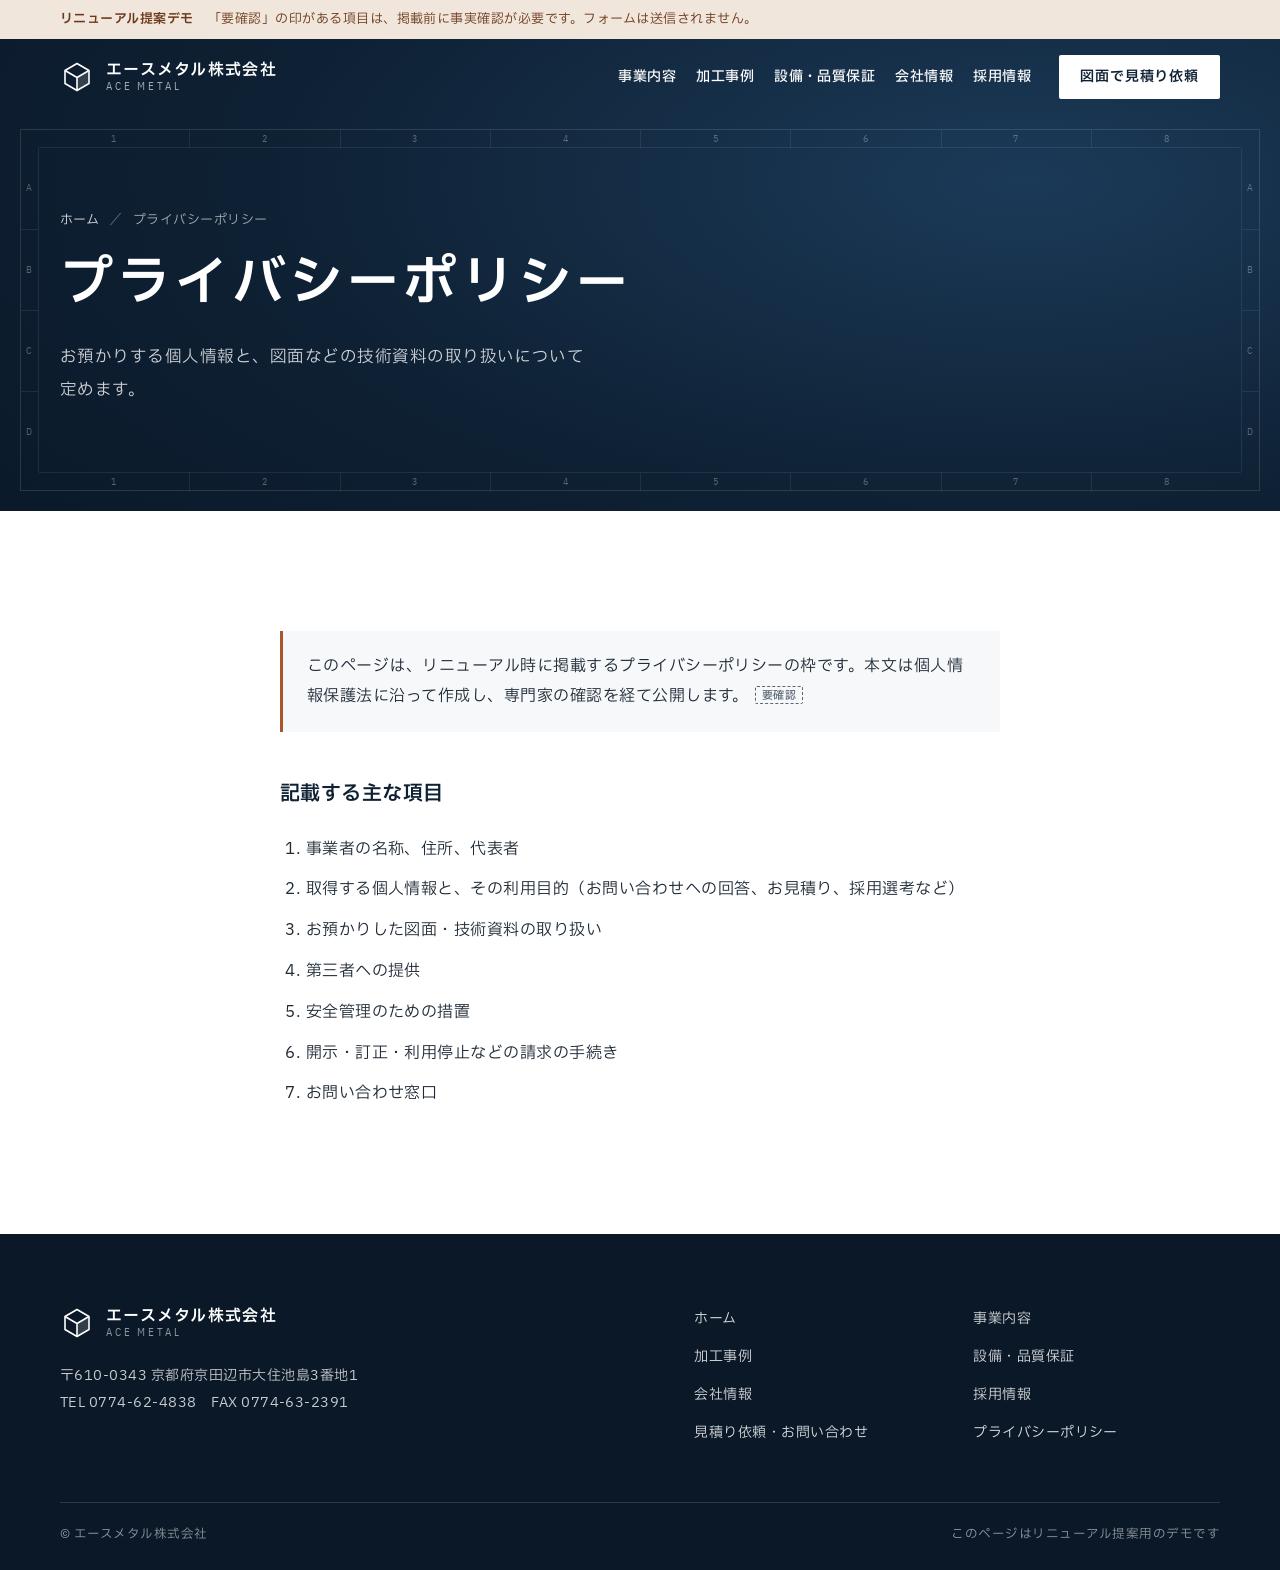
<file: privacy.html>
<!doctype html>
<html lang="ja">
<head>
<meta charset="utf-8">
<meta name="viewport" content="width=device-width, initial-scale=1, viewport-fit=cover">
<title>プライバシーポリシー｜エースメタル株式会社</title>
<meta name="claude:viewport-fit-sides" content="cover">
<meta name="robots" content="noindex, nofollow">
<link rel="preconnect" href="https://fonts.googleapis.com">
<link rel="preconnect" href="https://fonts.gstatic.com" crossorigin>
<link rel="stylesheet" href="https://fonts.googleapis.com/css2?family=IBM+Plex+Sans+Condensed:wght@400;500;600&amp;family=IBM+Plex+Sans+JP:wght@400;500;600;700&amp;display=swap">
<link rel="stylesheet" href="assets/site.css">
<script>(function(){var d=document.documentElement,s=false,c=false;d.lang='ja';try{s=new URLSearchParams(location.search).has('static')}catch(e){}if(s||matchMedia('(prefers-reduced-motion: reduce)').matches)return;d.classList.add('js-pending');try{if(sessionStorage.getItem('am-pt')==='1'){c=true;sessionStorage.removeItem('am-pt')}}catch(e){}if(c)d.classList.add('pt-cover');setTimeout(function(){d.classList.remove('js-pending','pt-cover')},4000)})();</script>
<meta name="description" content="個人情報と、お預かりする図面の取り扱いについて。">
<meta property="og:type" content="website">
<meta property="og:title" content="プライバシーポリシー｜エースメタル株式会社">
<meta property="og:description" content="個人情報と、お預かりする図面の取り扱いについて。">
</head>
<body>
<div class="pt" aria-hidden="true"><span class="pt__label">プライバシーポリシー</span></div>
<a class="skip" href="#main">本文へ移動</a>
<div class="proposal" role="note"><div class="wrap"><strong>リニューアル提案デモ</strong><span>「要確認」の印がある項目は、掲載前に事実確認が必要です。フォームは送信されません。</span></div></div>
<header class="site-header">
  <div class="wrap site-header__bar">
    <a class="logo" href="index.html" aria-label="エースメタル株式会社 ホームへ"><svg viewBox="0 0 34 34" aria-hidden="true"><path d="M17 17.5l12-7v13L17 30.5z" fill="currentColor" opacity=".16"/><g fill="none" stroke="currentColor" stroke-width="1.6" stroke-linejoin="round"><path d="M17 3.5 29 10.5v13L17 30.5 5 23.5v-13z"/><path d="M5 10.5 17 17.5l12-7M17 17.5v13"/></g></svg><span class="logo__text"><span class="logo__ja">エースメタル株式会社</span><span class="logo__en">ACE METAL</span></span></a>
    <nav class="gnav" id="gnav" aria-label="メインメニュー"><ul><li><a href="service.html">事業内容</a></li><li><a href="cases.html">加工事例</a></li><li><a href="equipment.html">設備・品質保証</a></li><li><a href="company.html">会社情報</a></li><li><a href="recruit.html">採用情報</a></li></ul></nav>
    <a class="header-tel" href="tel:0774624838"><small>お電話でのご相談</small><span class="num">0774-62-4838</span></a>
    <a class="btn btn--primary btn--sm header-cta" href="contact.html#form">図面で見積り依頼</a>
    <button class="menu-btn" type="button" aria-expanded="false" aria-controls="gnav"><span class="menu-btn__bars" aria-hidden="true"></span><span class="menu-btn__label">メニュー</span></button>
  </div>
  <span class="scroll-meter" aria-hidden="true"></span>
</header>
<main id="main">
<section class="page-hero on-dark" aria-labelledby="page-title">
  <div class="sheet" aria-hidden="true"><div class="sheet__cols sheet__cols--top"><span>1</span><span>2</span><span>3</span><span>4</span><span>5</span><span>6</span><span>7</span><span>8</span></div><div class="sheet__cols sheet__cols--bottom"><span>1</span><span>2</span><span>3</span><span>4</span><span>5</span><span>6</span><span>7</span><span>8</span></div><div class="sheet__rows sheet__rows--left"><span>A</span><span>B</span><span>C</span><span>D</span></div><div class="sheet__rows sheet__rows--right"><span>A</span><span>B</span><span>C</span><span>D</span></div></div>
  <div class="wrap page-hero__inner">
    <div class="page-hero__copy">
      <nav class="breadcrumb" aria-label="現在地"><ol><li><a href="index.html">ホーム</a></li><li aria-current="page">プライバシーポリシー</li></ol></nav>
      <h1 class="page-hero__title" id="page-title">プライバシーポリシー</h1>
      <p class="page-hero__lead">お預かりする個人情報と、図面などの技術資料の取り扱いについて定めます。</p>
    </div>
    
  </div>
</section>

<section class="section" aria-labelledby="privacy-title">
  <div class="wrap prose">
    <p class="prose__note">このページは、リニューアル時に掲載するプライバシーポリシーの枠です。本文は個人情報保護法に沿って作成し、専門家の確認を経て公開します。<span class="tbc">要確認</span></p>
    <h2 id="privacy-title">記載する主な項目</h2>
    <ol class="prose__list"><li>事業者の名称、住所、代表者</li><li>取得する個人情報と、その利用目的（お問い合わせへの回答、お見積り、採用選考など）</li><li>お預かりした図面・技術資料の取り扱い</li><li>第三者への提供</li><li>安全管理のための措置</li><li>開示・訂正・利用停止などの請求の手続き</li><li>お問い合わせ窓口</li></ol>
  </div>
</section>
</main>
<footer class="site-footer on-dark">
  <div class="wrap">
    <div class="footer-grid">
      <div>
        <a class="logo" href="index.html" aria-label="エースメタル株式会社 ホームへ"><svg viewBox="0 0 34 34" aria-hidden="true"><path d="M17 17.5l12-7v13L17 30.5z" fill="currentColor" opacity=".16"/><g fill="none" stroke="currentColor" stroke-width="1.6" stroke-linejoin="round"><path d="M17 3.5 29 10.5v13L17 30.5 5 23.5v-13z"/><path d="M5 10.5 17 17.5l12-7M17 17.5v13"/></g></svg><span class="logo__text"><span class="logo__ja">エースメタル株式会社</span><span class="logo__en">ACE METAL</span></span></a>
        <p class="footer-addr">〒610-0343 京都府京田辺市大住池島3番地1<br>TEL <a href="tel:0774624838">0774-62-4838</a>　FAX 0774-63-2391</p>
      </div>
      <nav class="footer-nav" aria-label="フッターメニュー"><ul><li><a href="index.html">ホーム</a></li><li><a href="service.html">事業内容</a></li><li><a href="cases.html">加工事例</a></li><li><a href="equipment.html">設備・品質保証</a></li><li><a href="company.html">会社情報</a></li><li><a href="recruit.html">採用情報</a></li><li><a href="contact.html">見積り依頼・お問い合わせ</a></li><li><a href="privacy.html">プライバシーポリシー</a></li></ul></nav>
    </div>
    <div class="footer-bottom"><span>© エースメタル株式会社</span><span>このページはリニューアル提案用のデモです</span></div>
  </div>
</footer>
<nav class="mobile-bar" aria-label="お問い合わせ"><a class="mobile-bar__tel" href="tel:0774624838"><small>電話</small><span class="num">0774-62-4838</span></a><a class="mobile-bar__quote" href="contact.html#form">図面で見積り依頼</a></nav>
<script src="assets/vendor/gsap.min.js"></script>
<script src="assets/vendor/ScrollTrigger.min.js"></script>
<script src="assets/vendor/lenis.min.js"></script>
<script src="assets/site.js"></script>
</body>
</html>
</file>
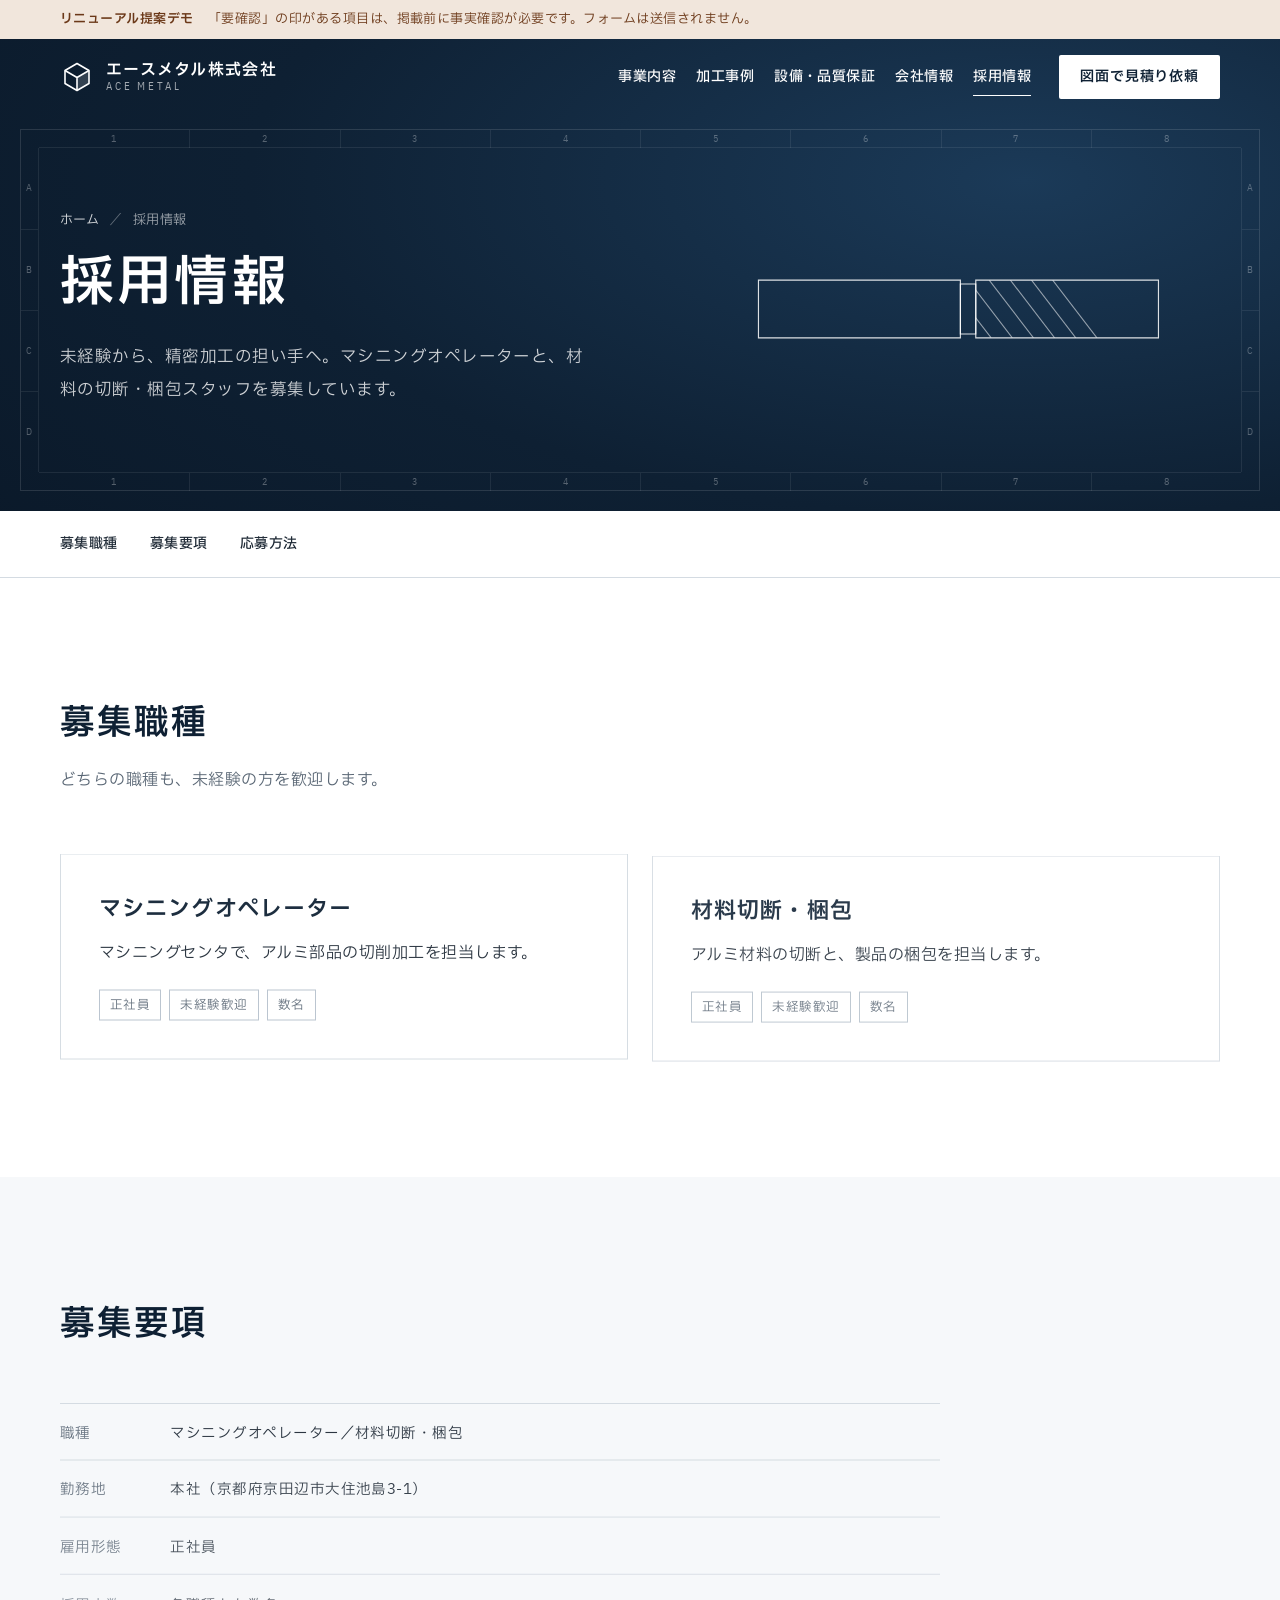
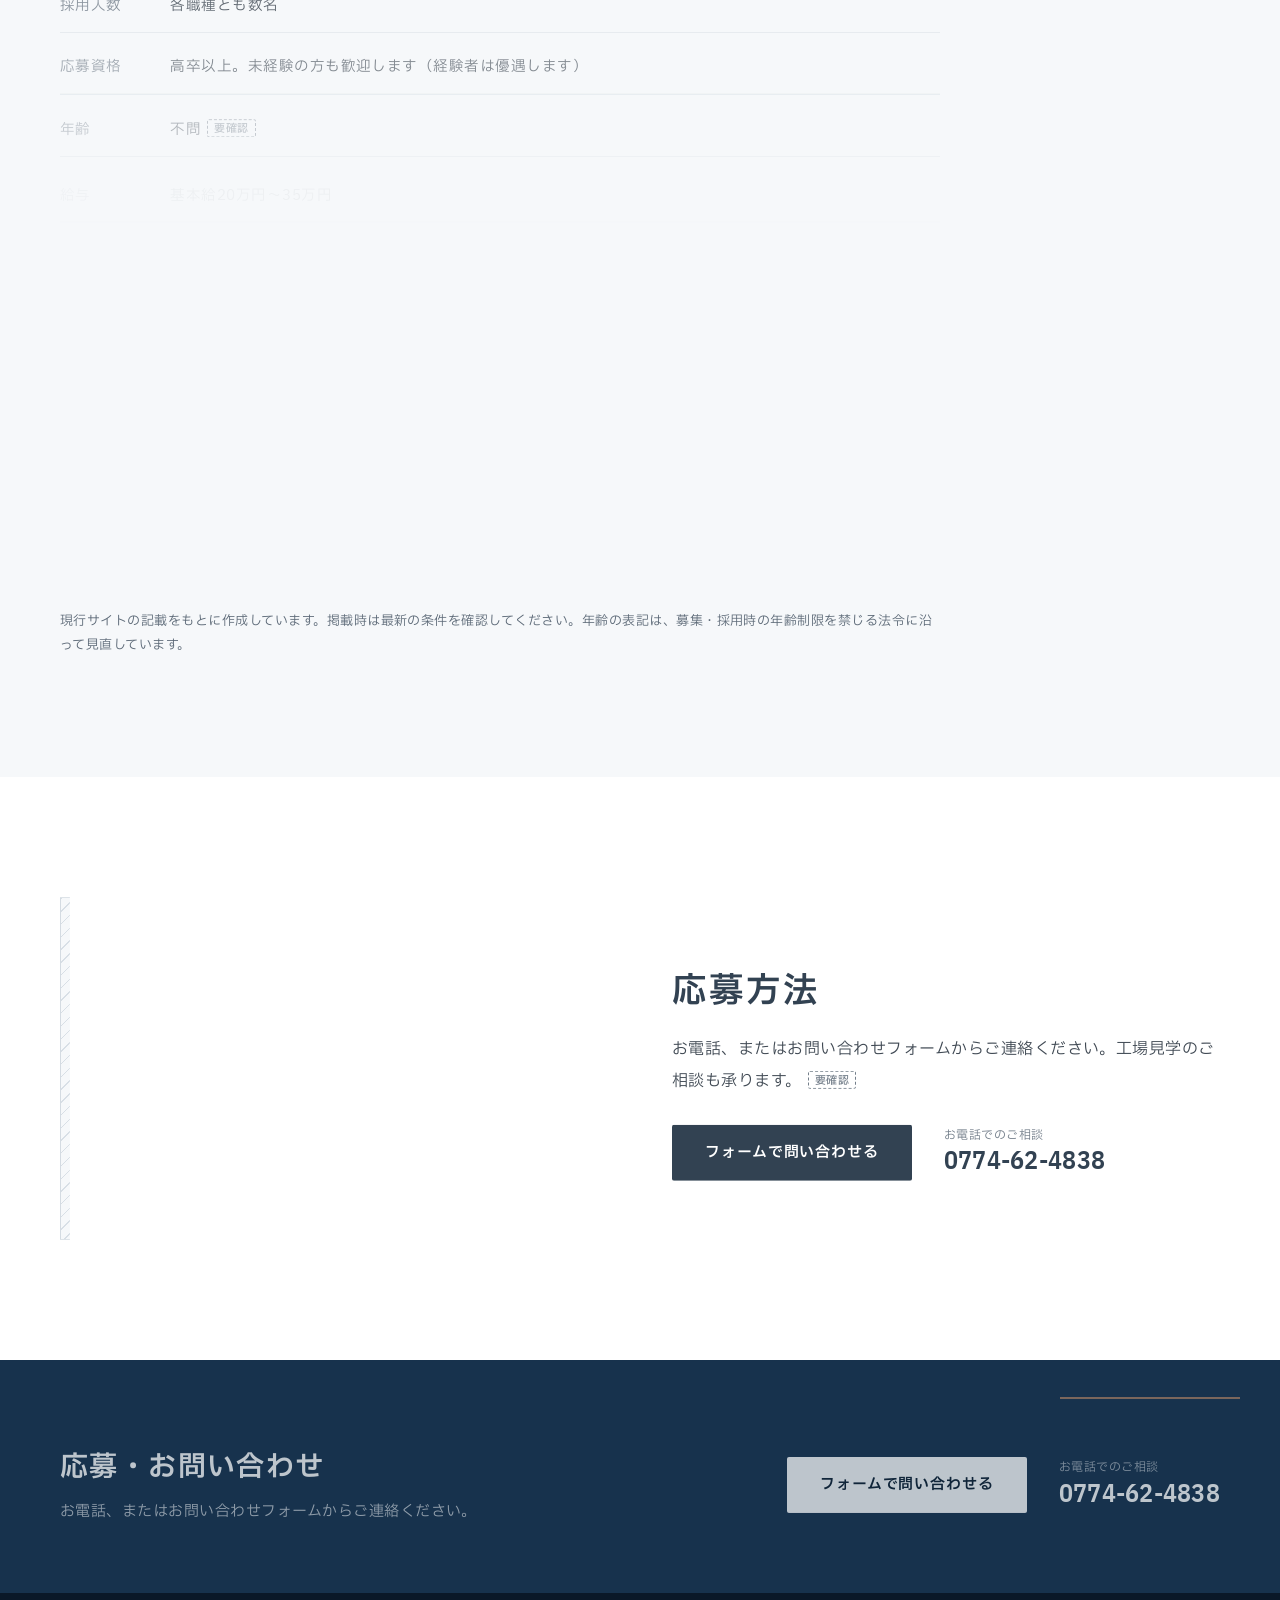
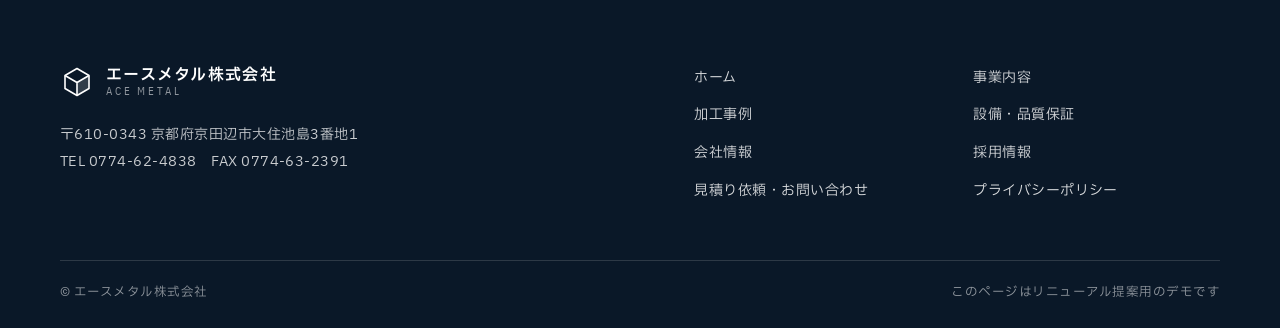
<file: recruit.html>
<!doctype html>
<html lang="ja">
<head>
<meta charset="utf-8">
<meta name="viewport" content="width=device-width, initial-scale=1, viewport-fit=cover">
<title>採用情報｜エースメタル株式会社</title>
<meta name="claude:viewport-fit-sides" content="cover">
<meta name="robots" content="noindex, nofollow">
<link rel="preconnect" href="https://fonts.googleapis.com">
<link rel="preconnect" href="https://fonts.gstatic.com" crossorigin>
<link rel="stylesheet" href="https://fonts.googleapis.com/css2?family=IBM+Plex+Sans+Condensed:wght@400;500;600&amp;family=IBM+Plex+Sans+JP:wght@400;500;600;700&amp;display=swap">
<link rel="stylesheet" href="assets/site.css">
<script>(function(){var d=document.documentElement,s=false,c=false;d.lang='ja';try{s=new URLSearchParams(location.search).has('static')}catch(e){}if(s||matchMedia('(prefers-reduced-motion: reduce)').matches)return;d.classList.add('js-pending');try{if(sessionStorage.getItem('am-pt')==='1'){c=true;sessionStorage.removeItem('am-pt')}}catch(e){}if(c)d.classList.add('pt-cover');setTimeout(function(){d.classList.remove('js-pending','pt-cover')},4000)})();</script>
<meta name="description" content="マシニングオペレーターと、材料の切断・梱包スタッフを正社員で募集しています。未経験の方も歓迎します。">
<meta property="og:type" content="website">
<meta property="og:title" content="採用情報｜エースメタル株式会社">
<meta property="og:description" content="マシニングオペレーターと、材料の切断・梱包スタッフを正社員で募集しています。未経験の方も歓迎します。">
</head>
<body>
<div class="pt" aria-hidden="true"><span class="pt__label">採用情報</span></div>
<a class="skip" href="#main">本文へ移動</a>
<div class="proposal" role="note"><div class="wrap"><strong>リニューアル提案デモ</strong><span>「要確認」の印がある項目は、掲載前に事実確認が必要です。フォームは送信されません。</span></div></div>
<header class="site-header">
  <div class="wrap site-header__bar">
    <a class="logo" href="index.html" aria-label="エースメタル株式会社 ホームへ"><svg viewBox="0 0 34 34" aria-hidden="true"><path d="M17 17.5l12-7v13L17 30.5z" fill="currentColor" opacity=".16"/><g fill="none" stroke="currentColor" stroke-width="1.6" stroke-linejoin="round"><path d="M17 3.5 29 10.5v13L17 30.5 5 23.5v-13z"/><path d="M5 10.5 17 17.5l12-7M17 17.5v13"/></g></svg><span class="logo__text"><span class="logo__ja">エースメタル株式会社</span><span class="logo__en">ACE METAL</span></span></a>
    <nav class="gnav" id="gnav" aria-label="メインメニュー"><ul><li><a href="service.html">事業内容</a></li><li><a href="cases.html">加工事例</a></li><li><a href="equipment.html">設備・品質保証</a></li><li><a href="company.html">会社情報</a></li><li><a href="recruit.html" aria-current="page">採用情報</a></li></ul></nav>
    <a class="header-tel" href="tel:0774624838"><small>お電話でのご相談</small><span class="num">0774-62-4838</span></a>
    <a class="btn btn--primary btn--sm header-cta" href="contact.html#form">図面で見積り依頼</a>
    <button class="menu-btn" type="button" aria-expanded="false" aria-controls="gnav"><span class="menu-btn__bars" aria-hidden="true"></span><span class="menu-btn__label">メニュー</span></button>
  </div>
  <span class="scroll-meter" aria-hidden="true"></span>
</header>
<main id="main">
<section class="page-hero on-dark" aria-labelledby="page-title">
  <div class="sheet" aria-hidden="true"><div class="sheet__cols sheet__cols--top"><span>1</span><span>2</span><span>3</span><span>4</span><span>5</span><span>6</span><span>7</span><span>8</span></div><div class="sheet__cols sheet__cols--bottom"><span>1</span><span>2</span><span>3</span><span>4</span><span>5</span><span>6</span><span>7</span><span>8</span></div><div class="sheet__rows sheet__rows--left"><span>A</span><span>B</span><span>C</span><span>D</span></div><div class="sheet__rows sheet__rows--right"><span>A</span><span>B</span><span>C</span><span>D</span></div></div>
  <div class="wrap page-hero__inner">
    <div class="page-hero__copy">
      <nav class="breadcrumb" aria-label="現在地"><ol><li><a href="index.html">ホーム</a></li><li aria-current="page">採用情報</li></ol></nav>
      <h1 class="page-hero__title" id="page-title">採用情報</h1>
      <p class="page-hero__lead">未経験から、精密加工の担い手へ。マシニングオペレーターと、材料の切断・梱包スタッフを募集しています。</p>
    </div>
    <div class="page-hero__art" aria-hidden="true" data-draw data-draw-delay="0.45"><svg viewBox="0 0 520 260" xmlns="http://www.w3.org/2000/svg"><defs><clipPath id="em-clip"><rect x="266" y="100" width="190" height="60"/></clipPath><marker id="em-arrow" viewBox="0 0 10 10" refX="9" refY="5" markerWidth="7" markerHeight="7" orient="auto-start-reverse"><path d="M0 1L10 5L0 9z" fill="#DE9A6A"/></marker></defs><g stroke="rgba(255,255,255,.3)" stroke-width=".8" stroke-dasharray="10 3 2 3" fill="none"><path d="M16 130H504"/></g><rect x="40" y="100" width="210" height="60" fill="rgba(255,255,255,.06)" stroke="rgba(255,255,255,.85)" stroke-width="1.2"/><rect x="250" y="104" width="16" height="52" fill="rgba(255,255,255,.04)" stroke="rgba(255,255,255,.85)" stroke-width="1.2"/><rect x="266" y="100" width="190" height="60" fill="rgba(255,255,255,.1)" stroke="rgba(255,255,255,.85)" stroke-width="1.2"/><g clip-path="url(#em-clip)" stroke="rgba(255,255,255,.55)" stroke-width="1.1" fill="none"><path d="M236 100L282 160"/><path d="M258 100L304 160"/><path d="M280 100L326 160"/><path d="M302 100L348 160"/><path d="M324 100L370 160"/><path d="M346 100L392 160"/><path d="M368 100L414 160"/><path d="M390 100L436 160"/><path d="M412 100L458 160"/><path d="M434 100L480 160"/><path d="M456 100L502 160"/></g><path d="M456 100L472 114V146L456 160" fill="rgba(255,255,255,.1)" stroke="rgba(255,255,255,.85)" stroke-width="1.2" stroke-linejoin="round"/><path d="M490 96A12 34 0 0 1 490 164" fill="none" stroke="#DE9A6A" stroke-width="1.4" marker-end="url(#em-arrow)"/></svg></div>
  </div>
</section>
<nav class="subnav" aria-label="このページの内容"><div class="wrap"><ul><li><a href="#jobs">募集職種</a></li><li><a href="#requirements">募集要項</a></li><li><a href="#apply">応募方法</a></li></ul></div></nav>
<section class="section" id="jobs" aria-labelledby="jobs-title">
  <div class="wrap">
    <div class="section-head"><div><h2 class="section-title" id="jobs-title" data-split>募集職種</h2><p class="section-lead" data-reveal>どちらの職種も、未経験の方を歓迎します。</p></div></div>
    <div class="jobs" data-stagger>
      <article class="job"><h3>マシニングオペレーター</h3><p>マシニングセンタで、アルミ部品の切削加工を担当します。</p><ul class="job__tags"><li>正社員</li><li>未経験歓迎</li><li>数名</li></ul></article>
      <article class="job"><h3>材料切断・梱包</h3><p>アルミ材料の切断と、製品の梱包を担当します。</p><ul class="job__tags"><li>正社員</li><li>未経験歓迎</li><li>数名</li></ul></article>
    </div>
  </div>
</section>
<section class="section section--alu2" id="requirements" aria-labelledby="requirements-title">
  <div class="wrap">
    <div class="section-head"><div><h2 class="section-title" id="requirements-title" data-split>募集要項</h2></div></div>
    <dl class="profile req-list" data-stagger><div><dt>職種</dt><dd>マシニングオペレーター／材料切断・梱包</dd></div><div><dt>勤務地</dt><dd>本社（京都府京田辺市大住池島3-1）</dd></div><div><dt>雇用形態</dt><dd>正社員</dd></div><div><dt>採用人数</dt><dd>各職種とも数名</dd></div><div><dt>応募資格</dt><dd>高卒以上。未経験の方も歓迎します（経験者は優遇します）</dd></div><div><dt>年齢</dt><dd>不問<span class="tbc">要確認</span></dd></div><div><dt>給与</dt><dd>基本給20万円〜35万円</dd></div><div><dt>昇給</dt><dd>あり（年1回）</dd></div><div><dt>手当</dt><dd>残業手当、職務手当、通勤手当</dd></div><div><dt>賞与</dt><dd>年2回（7月・12月）</dd></div><div><dt>勤務時間</dt><dd>8:00〜17:00（休憩65分）。残業は月40時間まで</dd></div><div><dt>休日</dt><dd>年間110日（会社カレンダーによる）。年末年始、ゴールデンウィーク、お盆。有給休暇の取得を推進しています</dd></div><div><dt>福利厚生</dt><dd>退職金制度</dd></div><div><dt>保険</dt><dd>雇用保険、労災保険、健康保険、厚生年金</dd></div></dl>
    <p class="req-note">現行サイトの記載をもとに作成しています。掲載時は最新の条件を確認してください。年齢の表記は、募集・採用時の年齢制限を禁じる法令に沿って見直しています。</p>
  </div>
</section>
<section class="section" id="apply" aria-labelledby="apply-title">
  <div class="wrap apply">
    <div class="photo-slot" data-wipe><span>写真：職場の様子（撮り下ろし予定）</span></div>
    <div class="apply__text" data-reveal>
      <h2 class="section-title" id="apply-title">応募方法</h2>
      <p>お電話、またはお問い合わせフォームからご連絡ください。工場見学のご相談も承ります。<span class="tbc">要確認</span></p>
      <div class="apply__actions"><a class="btn btn--primary" href="contact.html#form-recruit">フォームで問い合わせる</a><a class="tel-block" href="tel:0774624838"><small>お電話でのご相談</small><span class="num">0774-62-4838</span></a></div>
    </div>
  </div>
</section>
<section class="cta-band on-dark" aria-labelledby="cta-title">
  <svg class="cta-band__rule" viewBox="0 0 1000 12" preserveAspectRatio="none" aria-hidden="true" data-draw><path d="M0 6H1000M0 1V11M1000 1V11" fill="none" stroke="#DE9A6A" stroke-width="1" vector-effect="non-scaling-stroke"/></svg>
  <div class="wrap cta-band__inner" data-reveal>
    <div><h2 id="cta-title">応募・お問い合わせ</h2><p>お電話、またはお問い合わせフォームからご連絡ください。</p></div>
    <div class="cta-band__actions">
      <a class="btn btn--light" href="contact.html#form-recruit">フォームで問い合わせる</a>
      <a class="tel-block" href="tel:0774624838"><small>お電話でのご相談</small><span class="num">0774-62-4838</span></a>
    </div>
  </div>
</section>
</main>
<footer class="site-footer on-dark">
  <div class="wrap">
    <div class="footer-grid">
      <div>
        <a class="logo" href="index.html" aria-label="エースメタル株式会社 ホームへ"><svg viewBox="0 0 34 34" aria-hidden="true"><path d="M17 17.5l12-7v13L17 30.5z" fill="currentColor" opacity=".16"/><g fill="none" stroke="currentColor" stroke-width="1.6" stroke-linejoin="round"><path d="M17 3.5 29 10.5v13L17 30.5 5 23.5v-13z"/><path d="M5 10.5 17 17.5l12-7M17 17.5v13"/></g></svg><span class="logo__text"><span class="logo__ja">エースメタル株式会社</span><span class="logo__en">ACE METAL</span></span></a>
        <p class="footer-addr">〒610-0343 京都府京田辺市大住池島3番地1<br>TEL <a href="tel:0774624838">0774-62-4838</a>　FAX 0774-63-2391</p>
      </div>
      <nav class="footer-nav" aria-label="フッターメニュー"><ul><li><a href="index.html">ホーム</a></li><li><a href="service.html">事業内容</a></li><li><a href="cases.html">加工事例</a></li><li><a href="equipment.html">設備・品質保証</a></li><li><a href="company.html">会社情報</a></li><li><a href="recruit.html">採用情報</a></li><li><a href="contact.html">見積り依頼・お問い合わせ</a></li><li><a href="privacy.html">プライバシーポリシー</a></li></ul></nav>
    </div>
    <div class="footer-bottom"><span>© エースメタル株式会社</span><span>このページはリニューアル提案用のデモです</span></div>
  </div>
</footer>
<nav class="mobile-bar" aria-label="お問い合わせ"><a class="mobile-bar__tel" href="tel:0774624838"><small>電話</small><span class="num">0774-62-4838</span></a><a class="mobile-bar__quote" href="contact.html#form">図面で見積り依頼</a></nav>
<script src="assets/vendor/gsap.min.js"></script>
<script src="assets/vendor/ScrollTrigger.min.js"></script>
<script src="assets/vendor/lenis.min.js"></script>
<script src="assets/site.js"></script>
</body>
</html>
</file>
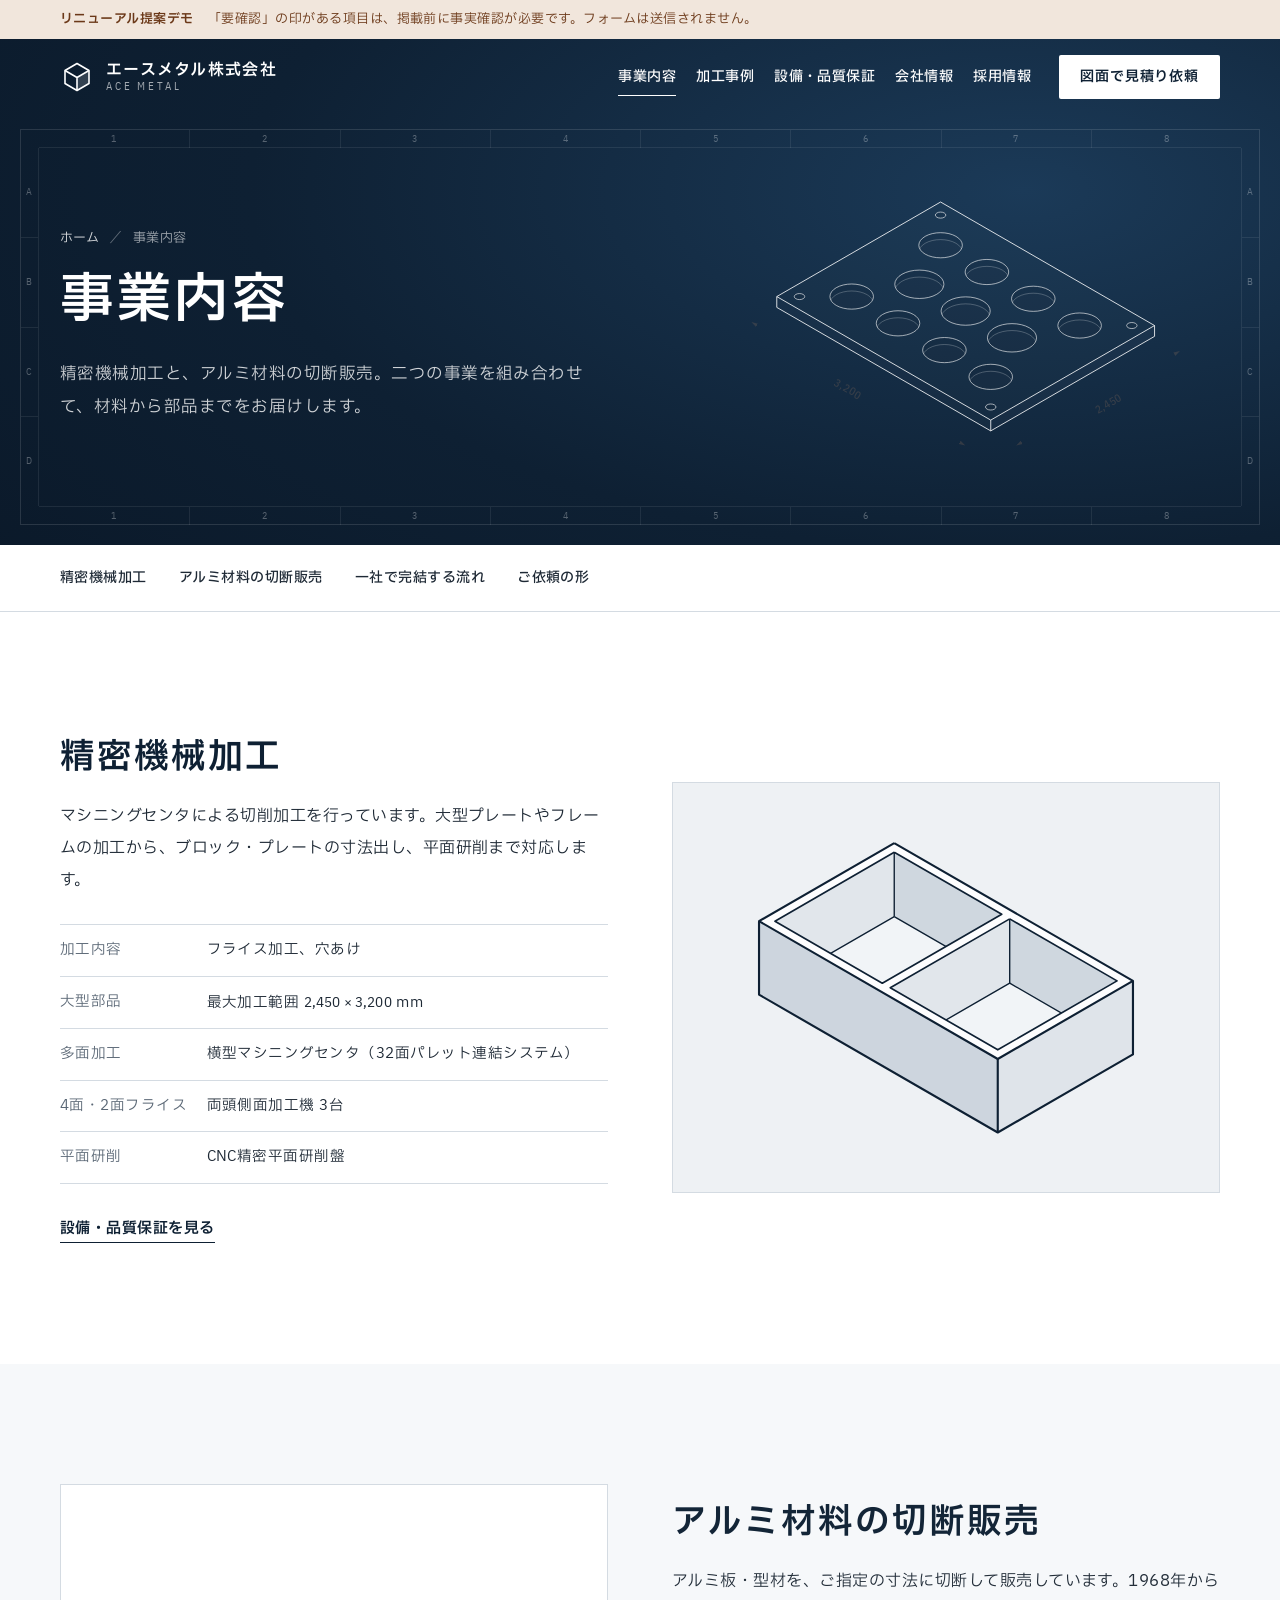
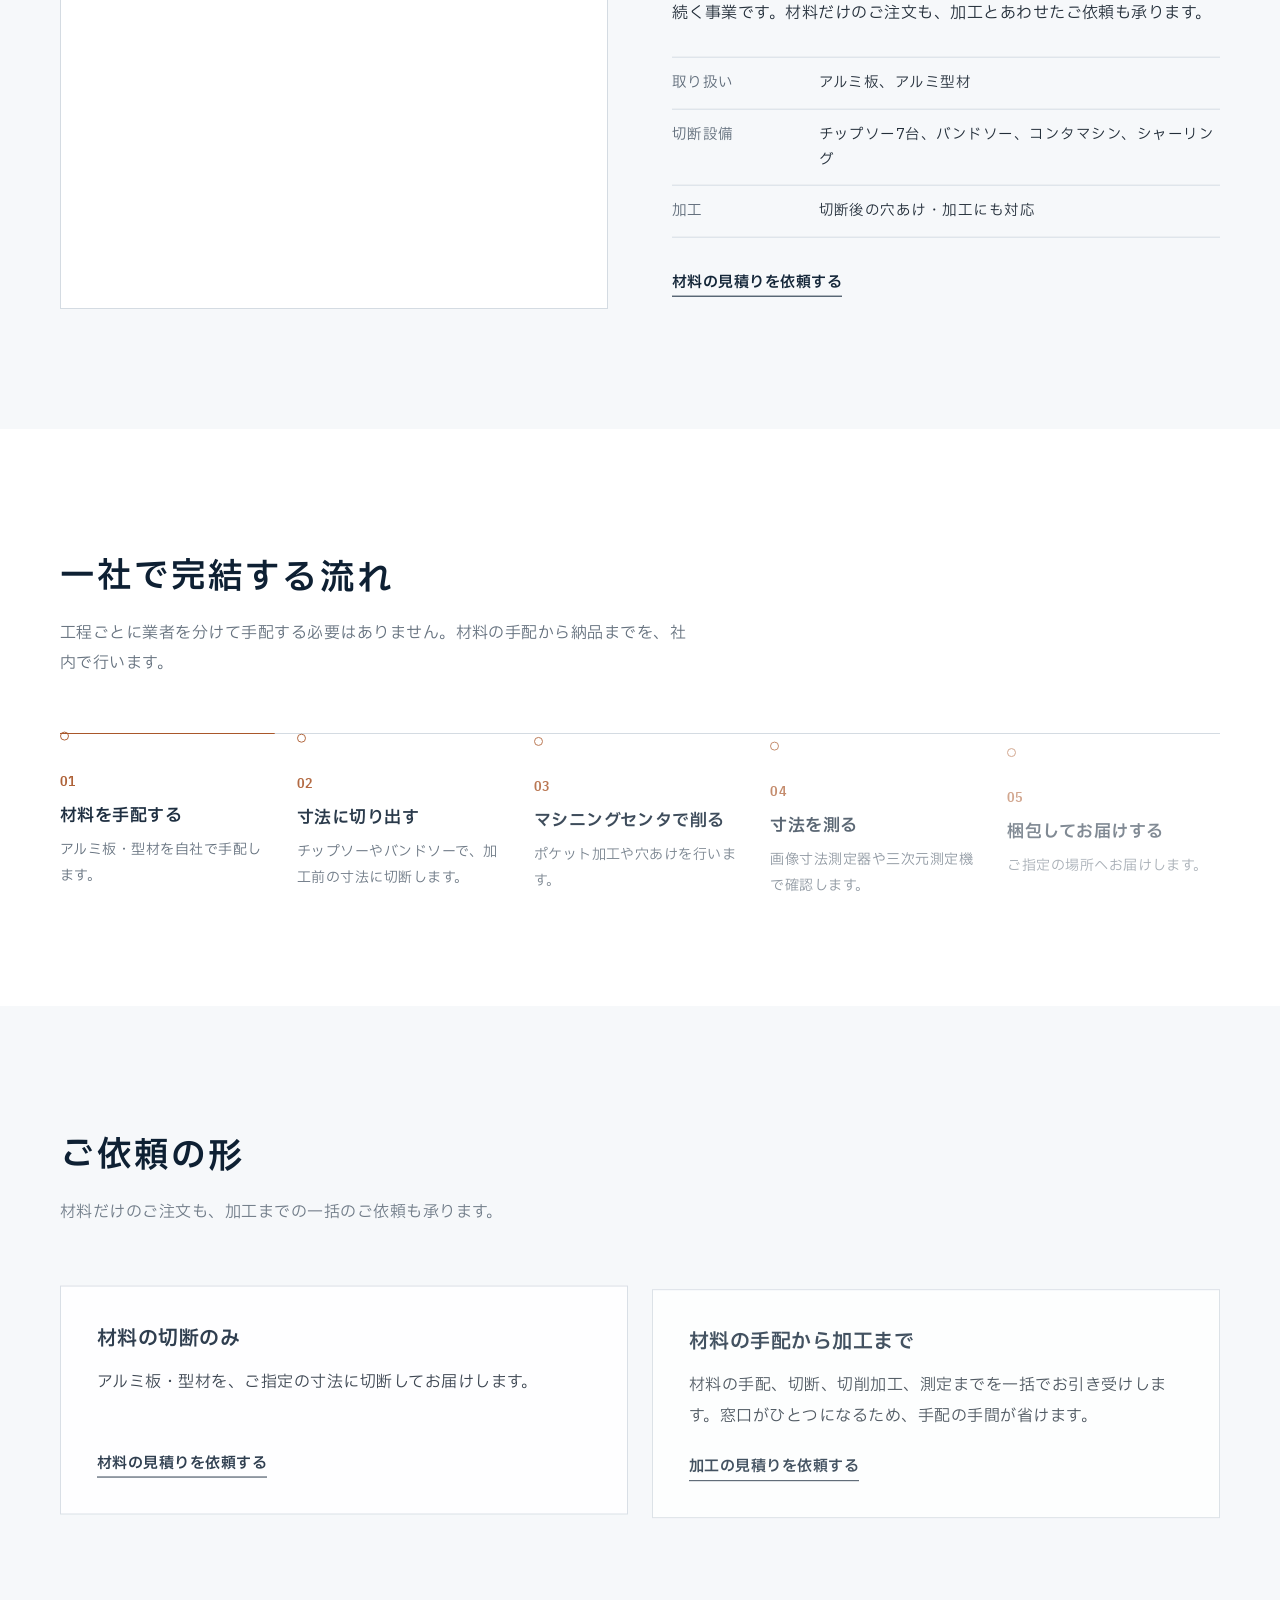
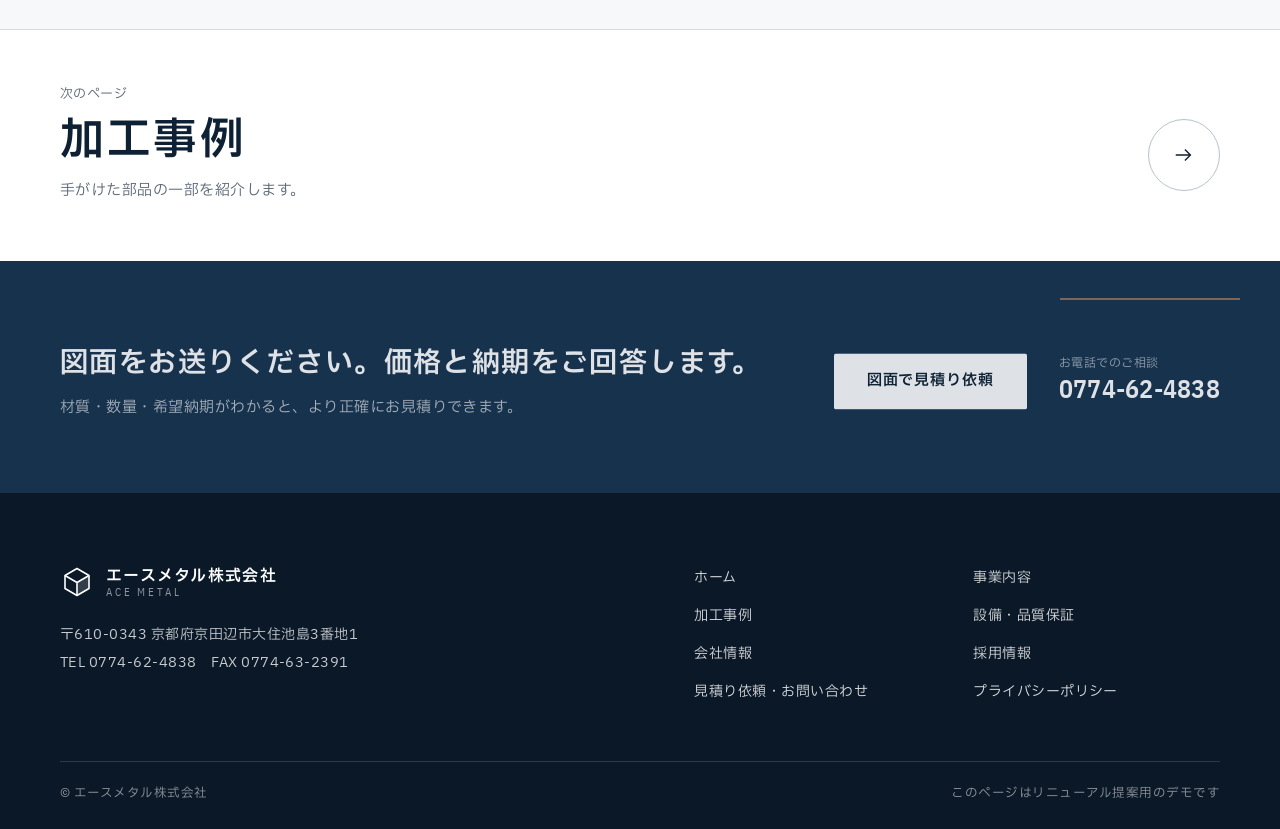
<file: service.html>
<!doctype html>
<html lang="ja">
<head>
<meta charset="utf-8">
<meta name="viewport" content="width=device-width, initial-scale=1, viewport-fit=cover">
<title>事業内容｜エースメタル株式会社</title>
<meta name="claude:viewport-fit-sides" content="cover">
<meta name="robots" content="noindex, nofollow">
<link rel="preconnect" href="https://fonts.googleapis.com">
<link rel="preconnect" href="https://fonts.gstatic.com" crossorigin>
<link rel="stylesheet" href="https://fonts.googleapis.com/css2?family=IBM+Plex+Sans+Condensed:wght@400;500;600&amp;family=IBM+Plex+Sans+JP:wght@400;500;600;700&amp;display=swap">
<link rel="stylesheet" href="assets/site.css">
<script>(function(){var d=document.documentElement,s=false,c=false;d.lang='ja';try{s=new URLSearchParams(location.search).has('static')}catch(e){}if(s||matchMedia('(prefers-reduced-motion: reduce)').matches)return;d.classList.add('js-pending');try{if(sessionStorage.getItem('am-pt')==='1'){c=true;sessionStorage.removeItem('am-pt')}}catch(e){}if(c)d.classList.add('pt-cover');setTimeout(function(){d.classList.remove('js-pending','pt-cover')},4000)})();</script>
<meta name="description" content="精密機械加工と、アルミ材料の切断販売。材料の手配から切断、切削加工、測定、納品までを一社で行います。">
<meta property="og:type" content="website">
<meta property="og:title" content="事業内容｜エースメタル株式会社">
<meta property="og:description" content="精密機械加工と、アルミ材料の切断販売。材料の手配から切断、切削加工、測定、納品までを一社で行います。">
</head>
<body>
<div class="pt" aria-hidden="true"><span class="pt__label">事業内容</span></div>
<a class="skip" href="#main">本文へ移動</a>
<div class="proposal" role="note"><div class="wrap"><strong>リニューアル提案デモ</strong><span>「要確認」の印がある項目は、掲載前に事実確認が必要です。フォームは送信されません。</span></div></div>
<header class="site-header">
  <div class="wrap site-header__bar">
    <a class="logo" href="index.html" aria-label="エースメタル株式会社 ホームへ"><svg viewBox="0 0 34 34" aria-hidden="true"><path d="M17 17.5l12-7v13L17 30.5z" fill="currentColor" opacity=".16"/><g fill="none" stroke="currentColor" stroke-width="1.6" stroke-linejoin="round"><path d="M17 3.5 29 10.5v13L17 30.5 5 23.5v-13z"/><path d="M5 10.5 17 17.5l12-7M17 17.5v13"/></g></svg><span class="logo__text"><span class="logo__ja">エースメタル株式会社</span><span class="logo__en">ACE METAL</span></span></a>
    <nav class="gnav" id="gnav" aria-label="メインメニュー"><ul><li><a href="service.html" aria-current="page">事業内容</a></li><li><a href="cases.html">加工事例</a></li><li><a href="equipment.html">設備・品質保証</a></li><li><a href="company.html">会社情報</a></li><li><a href="recruit.html">採用情報</a></li></ul></nav>
    <a class="header-tel" href="tel:0774624838"><small>お電話でのご相談</small><span class="num">0774-62-4838</span></a>
    <a class="btn btn--primary btn--sm header-cta" href="contact.html#form">図面で見積り依頼</a>
    <button class="menu-btn" type="button" aria-expanded="false" aria-controls="gnav"><span class="menu-btn__bars" aria-hidden="true"></span><span class="menu-btn__label">メニュー</span></button>
  </div>
  <span class="scroll-meter" aria-hidden="true"></span>
</header>
<main id="main">
<section class="page-hero on-dark" aria-labelledby="page-title">
  <div class="sheet" aria-hidden="true"><div class="sheet__cols sheet__cols--top"><span>1</span><span>2</span><span>3</span><span>4</span><span>5</span><span>6</span><span>7</span><span>8</span></div><div class="sheet__cols sheet__cols--bottom"><span>1</span><span>2</span><span>3</span><span>4</span><span>5</span><span>6</span><span>7</span><span>8</span></div><div class="sheet__rows sheet__rows--left"><span>A</span><span>B</span><span>C</span><span>D</span></div><div class="sheet__rows sheet__rows--right"><span>A</span><span>B</span><span>C</span><span>D</span></div></div>
  <div class="wrap page-hero__inner">
    <div class="page-hero__copy">
      <nav class="breadcrumb" aria-label="現在地"><ol><li><a href="index.html">ホーム</a></li><li aria-current="page">事業内容</li></ol></nav>
      <h1 class="page-hero__title" id="page-title">事業内容</h1>
      <p class="page-hero__lead">精密機械加工と、アルミ材料の切断販売。二つの事業を組み合わせて、材料から部品までをお届けします。</p>
    </div>
    <div class="page-hero__art" aria-hidden="true" data-draw data-draw-delay="0.45"><svg class="hero-drawing__svg" viewBox="0 0 680 400" role="img" aria-labelledby="hd-title" xmlns="http://www.w3.org/2000/svg">
<title id="hd-title">最大加工範囲 2,450 × 3,200 mm の大型アルミプレートの加工イメージ</title>
<defs>
<marker id="dimArrow" viewBox="0 0 10 10" refX="10" refY="5" markerWidth="8" markerHeight="8" orient="auto-start-reverse"><path d="M0 2L10 5L0 8z" fill="#DE9A6A"/></marker>
<clipPath id="hp0"><ellipse cx="300.0" cy="90.1" rx="29.6" ry="17.1"/></clipPath>
<clipPath id="hp1"><ellipse cx="363.0" cy="126.5" rx="29.6" ry="17.1"/></clipPath>
<clipPath id="hp2"><ellipse cx="426.1" cy="162.9" rx="29.6" ry="17.1"/></clipPath>
<clipPath id="hp3"><ellipse cx="489.1" cy="199.3" rx="29.6" ry="17.1"/></clipPath>
<clipPath id="hp4"><ellipse cx="271.1" cy="143.2" rx="33.4" ry="19.3"/></clipPath>
<clipPath id="hp5"><ellipse cx="334.1" cy="179.6" rx="33.4" ry="19.3"/></clipPath>
<clipPath id="hp6"><ellipse cx="397.1" cy="216.0" rx="33.4" ry="19.3"/></clipPath>
<clipPath id="hp7"><ellipse cx="179.1" cy="159.9" rx="29.6" ry="17.1"/></clipPath>
<clipPath id="hp8"><ellipse cx="242.1" cy="196.3" rx="29.6" ry="17.1"/></clipPath>
<clipPath id="hp9"><ellipse cx="305.2" cy="232.7" rx="29.6" ry="17.1"/></clipPath>
<clipPath id="hp10"><ellipse cx="368.2" cy="269.1" rx="29.6" ry="17.1"/></clipPath>
<clipPath id="hp11"><ellipse cx="300.0" cy="49.1" rx="7.1" ry="4.1"/></clipPath>
<clipPath id="hp12"><ellipse cx="560.1" cy="199.3" rx="7.1" ry="4.1"/></clipPath>
<clipPath id="hp13"><ellipse cx="368.2" cy="310.1" rx="7.1" ry="4.1"/></clipPath>
<clipPath id="hp14"><ellipse cx="108.1" cy="159.9" rx="7.1" ry="4.1"/></clipPath>
</defs>
<g class="fade" style="animation-delay:.9s">
<polygon points="300.0,31.3 591.0,199.3 368.2,327.9 77.2,159.9" fill="rgba(255,255,255,.05)"/>
<polygon points="591.0,199.3 368.2,327.9 368.2,342.6 591.0,214.0" fill="rgba(255,255,255,.12)"/>
<polygon points="77.2,159.9 368.2,327.9 368.2,342.6 77.2,174.6" fill="rgba(255,255,255,.075)"/>
</g>
<g fill="none" stroke="rgba(255,255,255,.86)" stroke-width="1.3" stroke-linejoin="round">
<polygon class="draw" pathLength="1" points="300.0,31.3 591.0,199.3 368.2,327.9 77.2,159.9" style="animation-delay:.1s"/>
<polyline class="draw" pathLength="1" points="591.0,199.3 591.0,214.0 368.2,342.6 77.2,174.6 77.2,159.9" style="animation-delay:.35s"/>
<path class="draw" pathLength="1" d="M368.2 327.9L368.2 342.6" style="animation-delay:.5s"/>
</g>
<g>
<ellipse class="fade" style="animation-delay:0.85s" cx="300.0" cy="90.1" rx="29.6" ry="17.1" fill="rgba(3,10,20,.45)"/>
<ellipse class="fade" style="animation-delay:0.85s" clip-path="url(#hp0)" cx="300.0" cy="99.5" rx="29.6" ry="17.1" fill="rgba(255,255,255,.06)" stroke="rgba(255,255,255,.4)" stroke-width=".8"/>
<ellipse class="draw" pathLength="1" style="animation-delay:0.55s" cx="300.0" cy="90.1" rx="29.6" ry="17.1" fill="none" stroke="rgba(255,255,255,.82)" stroke-width="1"/>
</g>
<g>
<ellipse class="fade" style="animation-delay:0.90s" cx="363.0" cy="126.5" rx="29.6" ry="17.1" fill="rgba(3,10,20,.45)"/>
<ellipse class="fade" style="animation-delay:0.90s" clip-path="url(#hp1)" cx="363.0" cy="135.9" rx="29.6" ry="17.1" fill="rgba(255,255,255,.06)" stroke="rgba(255,255,255,.4)" stroke-width=".8"/>
<ellipse class="draw" pathLength="1" style="animation-delay:0.60s" cx="363.0" cy="126.5" rx="29.6" ry="17.1" fill="none" stroke="rgba(255,255,255,.82)" stroke-width="1"/>
</g>
<g>
<ellipse class="fade" style="animation-delay:0.94s" cx="426.1" cy="162.9" rx="29.6" ry="17.1" fill="rgba(3,10,20,.45)"/>
<ellipse class="fade" style="animation-delay:0.94s" clip-path="url(#hp2)" cx="426.1" cy="172.4" rx="29.6" ry="17.1" fill="rgba(255,255,255,.06)" stroke="rgba(255,255,255,.4)" stroke-width=".8"/>
<ellipse class="draw" pathLength="1" style="animation-delay:0.64s" cx="426.1" cy="162.9" rx="29.6" ry="17.1" fill="none" stroke="rgba(255,255,255,.82)" stroke-width="1"/>
</g>
<g>
<ellipse class="fade" style="animation-delay:0.99s" cx="489.1" cy="199.3" rx="29.6" ry="17.1" fill="rgba(3,10,20,.45)"/>
<ellipse class="fade" style="animation-delay:0.99s" clip-path="url(#hp3)" cx="489.1" cy="208.8" rx="29.6" ry="17.1" fill="rgba(255,255,255,.06)" stroke="rgba(255,255,255,.4)" stroke-width=".8"/>
<ellipse class="draw" pathLength="1" style="animation-delay:0.69s" cx="489.1" cy="199.3" rx="29.6" ry="17.1" fill="none" stroke="rgba(255,255,255,.82)" stroke-width="1"/>
</g>
<g>
<ellipse class="fade" style="animation-delay:1.03s" cx="271.1" cy="143.2" rx="33.4" ry="19.3" fill="rgba(3,10,20,.45)"/>
<ellipse class="fade" style="animation-delay:1.03s" clip-path="url(#hp4)" cx="271.1" cy="152.7" rx="33.4" ry="19.3" fill="rgba(255,255,255,.06)" stroke="rgba(255,255,255,.4)" stroke-width=".8"/>
<ellipse class="draw" pathLength="1" style="animation-delay:0.73s" cx="271.1" cy="143.2" rx="33.4" ry="19.3" fill="none" stroke="rgba(255,255,255,.82)" stroke-width="1"/>
</g>
<g>
<ellipse class="fade" style="animation-delay:1.07s" cx="334.1" cy="179.6" rx="33.4" ry="19.3" fill="rgba(3,10,20,.45)"/>
<ellipse class="fade" style="animation-delay:1.07s" clip-path="url(#hp5)" cx="334.1" cy="189.1" rx="33.4" ry="19.3" fill="rgba(255,255,255,.06)" stroke="rgba(255,255,255,.4)" stroke-width=".8"/>
<ellipse class="draw" pathLength="1" style="animation-delay:0.78s" cx="334.1" cy="179.6" rx="33.4" ry="19.3" fill="none" stroke="rgba(255,255,255,.82)" stroke-width="1"/>
</g>
<g>
<ellipse class="fade" style="animation-delay:1.12s" cx="397.1" cy="216.0" rx="33.4" ry="19.3" fill="rgba(3,10,20,.45)"/>
<ellipse class="fade" style="animation-delay:1.12s" clip-path="url(#hp6)" cx="397.1" cy="225.4" rx="33.4" ry="19.3" fill="rgba(255,255,255,.06)" stroke="rgba(255,255,255,.4)" stroke-width=".8"/>
<ellipse class="draw" pathLength="1" style="animation-delay:0.82s" cx="397.1" cy="216.0" rx="33.4" ry="19.3" fill="none" stroke="rgba(255,255,255,.82)" stroke-width="1"/>
</g>
<g>
<ellipse class="fade" style="animation-delay:1.17s" cx="179.1" cy="159.9" rx="29.6" ry="17.1" fill="rgba(3,10,20,.45)"/>
<ellipse class="fade" style="animation-delay:1.17s" clip-path="url(#hp7)" cx="179.1" cy="169.4" rx="29.6" ry="17.1" fill="rgba(255,255,255,.06)" stroke="rgba(255,255,255,.4)" stroke-width=".8"/>
<ellipse class="draw" pathLength="1" style="animation-delay:0.86s" cx="179.1" cy="159.9" rx="29.6" ry="17.1" fill="none" stroke="rgba(255,255,255,.82)" stroke-width="1"/>
</g>
<g>
<ellipse class="fade" style="animation-delay:1.21s" cx="242.1" cy="196.3" rx="29.6" ry="17.1" fill="rgba(3,10,20,.45)"/>
<ellipse class="fade" style="animation-delay:1.21s" clip-path="url(#hp8)" cx="242.1" cy="205.8" rx="29.6" ry="17.1" fill="rgba(255,255,255,.06)" stroke="rgba(255,255,255,.4)" stroke-width=".8"/>
<ellipse class="draw" pathLength="1" style="animation-delay:0.91s" cx="242.1" cy="196.3" rx="29.6" ry="17.1" fill="none" stroke="rgba(255,255,255,.82)" stroke-width="1"/>
</g>
<g>
<ellipse class="fade" style="animation-delay:1.26s" cx="305.2" cy="232.7" rx="29.6" ry="17.1" fill="rgba(3,10,20,.45)"/>
<ellipse class="fade" style="animation-delay:1.26s" clip-path="url(#hp9)" cx="305.2" cy="242.2" rx="29.6" ry="17.1" fill="rgba(255,255,255,.06)" stroke="rgba(255,255,255,.4)" stroke-width=".8"/>
<ellipse class="draw" pathLength="1" style="animation-delay:0.96s" cx="305.2" cy="232.7" rx="29.6" ry="17.1" fill="none" stroke="rgba(255,255,255,.82)" stroke-width="1"/>
</g>
<g>
<ellipse class="fade" style="animation-delay:1.30s" cx="368.2" cy="269.1" rx="29.6" ry="17.1" fill="rgba(3,10,20,.45)"/>
<ellipse class="fade" style="animation-delay:1.30s" clip-path="url(#hp10)" cx="368.2" cy="278.6" rx="29.6" ry="17.1" fill="rgba(255,255,255,.06)" stroke="rgba(255,255,255,.4)" stroke-width=".8"/>
<ellipse class="draw" pathLength="1" style="animation-delay:1.00s" cx="368.2" cy="269.1" rx="29.6" ry="17.1" fill="none" stroke="rgba(255,255,255,.82)" stroke-width="1"/>
</g>
<g>
<ellipse class="fade" style="animation-delay:1.34s" cx="300.0" cy="49.1" rx="7.1" ry="4.1" fill="rgba(3,10,20,.45)"/>
<ellipse class="fade" style="animation-delay:1.34s" clip-path="url(#hp11)" cx="300.0" cy="63.8" rx="7.1" ry="4.1" fill="rgba(255,255,255,.06)" stroke="rgba(255,255,255,.4)" stroke-width=".8"/>
<ellipse class="draw" pathLength="1" style="animation-delay:1.04s" cx="300.0" cy="49.1" rx="7.1" ry="4.1" fill="none" stroke="rgba(255,255,255,.82)" stroke-width="1"/>
</g>
<g>
<ellipse class="fade" style="animation-delay:1.39s" cx="560.1" cy="199.3" rx="7.1" ry="4.1" fill="rgba(3,10,20,.45)"/>
<ellipse class="fade" style="animation-delay:1.39s" clip-path="url(#hp12)" cx="560.1" cy="214.0" rx="7.1" ry="4.1" fill="rgba(255,255,255,.06)" stroke="rgba(255,255,255,.4)" stroke-width=".8"/>
<ellipse class="draw" pathLength="1" style="animation-delay:1.09s" cx="560.1" cy="199.3" rx="7.1" ry="4.1" fill="none" stroke="rgba(255,255,255,.82)" stroke-width="1"/>
</g>
<g>
<ellipse class="fade" style="animation-delay:1.44s" cx="368.2" cy="310.1" rx="7.1" ry="4.1" fill="rgba(3,10,20,.45)"/>
<ellipse class="fade" style="animation-delay:1.44s" clip-path="url(#hp13)" cx="368.2" cy="324.8" rx="7.1" ry="4.1" fill="rgba(255,255,255,.06)" stroke="rgba(255,255,255,.4)" stroke-width=".8"/>
<ellipse class="draw" pathLength="1" style="animation-delay:1.14s" cx="368.2" cy="310.1" rx="7.1" ry="4.1" fill="none" stroke="rgba(255,255,255,.82)" stroke-width="1"/>
</g>
<g>
<ellipse class="fade" style="animation-delay:1.48s" cx="108.1" cy="159.9" rx="7.1" ry="4.1" fill="rgba(3,10,20,.45)"/>
<ellipse class="fade" style="animation-delay:1.48s" clip-path="url(#hp14)" cx="108.1" cy="174.6" rx="7.1" ry="4.1" fill="rgba(255,255,255,.06)" stroke="rgba(255,255,255,.4)" stroke-width=".8"/>
<ellipse class="draw" pathLength="1" style="animation-delay:1.18s" cx="108.1" cy="159.9" rx="7.1" ry="4.1" fill="none" stroke="rgba(255,255,255,.82)" stroke-width="1"/>
</g>
<g class="fade" style="animation-delay:1.3s" fill="none" stroke="rgba(255,255,255,.3)" stroke-width=".8" stroke-dasharray="9 3 2 3">
<path d="M271.8 73.8L328.2 106.4"/>
<path d="M328.2 73.8L271.8 106.4"/>
<path d="M334.8 110.2L391.2 142.8"/>
<path d="M391.2 110.2L334.8 142.8"/>
<path d="M397.9 146.6L454.3 179.2"/>
<path d="M454.3 146.6L397.9 179.2"/>
<path d="M461.0 183.0L517.3 215.6"/>
<path d="M517.3 183.0L461.0 215.6"/>
<path d="M240.2 125.4L302.0 161.1"/>
<path d="M302.0 125.4L240.2 161.1"/>
<path d="M303.2 161.8L365.0 197.5"/>
<path d="M365.0 161.8L303.2 197.5"/>
<path d="M366.2 198.1L428.0 233.8"/>
<path d="M428.0 198.1L366.2 233.8"/>
<path d="M150.9 143.6L207.2 176.2"/>
<path d="M207.2 143.6L150.9 176.2"/>
<path d="M213.9 180.0L270.3 212.6"/>
<path d="M270.3 180.0L213.9 212.6"/>
<path d="M277.0 216.5L333.4 249.0"/>
<path d="M333.4 216.5L277.0 249.0"/>
<path d="M340.0 252.8L396.4 285.4"/>
<path d="M396.4 252.8L340.0 285.4"/>
</g>
<g class="fade" style="animation-delay:1.45s" fill="none" stroke="#DE9A6A" stroke-width=".9">
<path d="M70.8 178.3L34.5 199.3"/>
<path d="M361.8 346.3L325.5 367.3"/>
<path d="M42.7 194.6L333.6 362.6" stroke-width="1.1" marker-start="url(#dimArrow)" marker-end="url(#dimArrow)"/>
<path d="M374.6 346.3L410.9 367.3"/>
<path d="M597.3 217.7L633.7 238.7"/>
<path d="M402.8 362.6L625.5 233.9" stroke-width="1.1" marker-start="url(#dimArrow)" marker-end="url(#dimArrow)"/>
</g>
<g class="fade dim-text" style="animation-delay:1.55s" fill="#DE9A6A">
<text x="173.4" y="287.1" transform="rotate(30 173.4 287.1)" text-anchor="middle" dominant-baseline="middle">3,200</text>
<text x="528.9" y="306.8" transform="rotate(-30 528.9 306.8)" text-anchor="middle" dominant-baseline="middle">2,450</text>
</g>
</svg></div>
  </div>
</section>
<nav class="subnav" aria-label="このページの内容"><div class="wrap"><ul><li><a href="#machining">精密機械加工</a></li><li><a href="#material">アルミ材料の切断販売</a></li><li><a href="#flow">一社で完結する流れ</a></li><li><a href="#order">ご依頼の形</a></li></ul></div></nav>
<section class="section" id="machining" aria-labelledby="machining-title">
  <div class="wrap svc">
    <div class="svc__text" data-reveal>
      <h2 class="section-title" id="machining-title">精密機械加工</h2>
      <p class="svc__lead">マシニングセンタによる切削加工を行っています。大型プレートやフレームの加工から、ブロック・プレートの寸法出し、平面研削まで対応します。</p>
      <dl class="spec-list">
        <div><dt>加工内容</dt><dd>フライス加工、穴あけ</dd></div>
        <div><dt>大型部品</dt><dd>最大加工範囲 <span class="num">2,450 × 3,200</span> mm</dd></div>
        <div><dt>多面加工</dt><dd>横型マシニングセンタ（32面パレット連結システム）</dd></div>
        <div><dt>4面・2面フライス</dt><dd>両頭側面加工機 3台</dd></div>
        <div><dt>平面研削</dt><dd>CNC精密平面研削盤</dd></div>
      </dl>
      <a class="text-link" href="equipment.html">設備・品質保証を見る</a>
    </div>
    <div class="svc__fig" data-draw aria-hidden="true"><svg viewBox="0 0 320 210" role="img" aria-label="2室の箱形フレームの等角図" xmlns="http://www.w3.org/2000/svg">
<defs>
<clipPath id="c2r0"><polygon points="126.2,16.5 196.4,57.0 118.4,102.0 48.3,61.5"/></clipPath>
<clipPath id="c2r1"><polygon points="201.6,60.0 271.7,100.5 193.8,145.5 123.6,105.0"/></clipPath>
</defs>
<polygon points="282.1,100.5 193.8,151.5 193.8,199.5 282.1,148.5" fill="#DDE3E9"/>
<polygon points="37.9,61.5 193.8,151.5 193.8,199.5 37.9,109.5" fill="#C9D2DB"/>
<polygon points="126.2,10.5 282.1,100.5 193.8,151.5 37.9,61.5" fill="#fff"/>
<g clip-path="url(#c2r0)">
<polygon points="126.2,16.5 48.3,61.5 48.3,103.5 126.2,58.5" fill="#DDE3E9"/>
<polygon points="126.2,16.5 196.4,57.0 196.4,99.0 126.2,58.5" fill="#C9D2DB"/>
<polygon points="126.2,58.5 196.4,99.0 118.4,144.0 48.3,103.5" fill="#F0F3F6" stroke="#0E2033" stroke-width=".9"/>
<path d="M126.2 16.5L126.2 58.5" stroke="#0E2033" stroke-width=".9"/>
<path d="M196.4 57.0L196.4 99.0" stroke="#0E2033" stroke-width=".9"/>
<path d="M48.3 61.5L48.3 103.5" stroke="#0E2033" stroke-width=".9"/>
</g>
<polygon points="126.2,16.5 196.4,57.0 118.4,102.0 48.3,61.5" fill="none" stroke="#0E2033" stroke-width="1.1" stroke-linejoin="round"/>
<g clip-path="url(#c2r1)">
<polygon points="201.6,60.0 123.6,105.0 123.6,147.0 201.6,102.0" fill="#DDE3E9"/>
<polygon points="201.6,60.0 271.7,100.5 271.7,142.5 201.6,102.0" fill="#C9D2DB"/>
<polygon points="201.6,102.0 271.7,142.5 193.8,187.5 123.6,147.0" fill="#F0F3F6" stroke="#0E2033" stroke-width=".9"/>
<path d="M201.6 60.0L201.6 102.0" stroke="#0E2033" stroke-width=".9"/>
<path d="M271.7 100.5L271.7 142.5" stroke="#0E2033" stroke-width=".9"/>
<path d="M123.6 105.0L123.6 147.0" stroke="#0E2033" stroke-width=".9"/>
</g>
<polygon points="201.6,60.0 271.7,100.5 193.8,145.5 123.6,105.0" fill="none" stroke="#0E2033" stroke-width="1.1" stroke-linejoin="round"/>
<g fill="none" stroke="#0E2033" stroke-width="1.4" stroke-linejoin="round">
<polygon points="126.2,10.5 282.1,100.5 193.8,151.5 37.9,61.5"/>
<polyline points="282.1,100.5 282.1,148.5 193.8,199.5 37.9,109.5 37.9,61.5"/>
<path d="M193.8 151.5L193.8 199.5"/>
</g></svg></div>
  </div>
</section>
<section class="section section--alu2" id="material" aria-labelledby="material-title">
  <div class="wrap svc svc--rev">
    <div class="svc__text" data-reveal>
      <h2 class="section-title" id="material-title">アルミ材料の切断販売</h2>
      <p class="svc__lead">アルミ板・型材を、ご指定の寸法に切断して販売しています。1968年から続く事業です。材料だけのご注文も、加工とあわせたご依頼も承ります。</p>
      <dl class="spec-list">
        <div><dt>取り扱い</dt><dd>アルミ板、アルミ型材</dd></div>
        <div><dt>切断設備</dt><dd>チップソー7台、バンドソー、コンタマシン、シャーリング</dd></div>
        <div><dt>加工</dt><dd>切断後の穴あけ・加工にも対応</dd></div>
      </dl>
      <a class="text-link" href="contact.html#form-material">材料の見積りを依頼する</a>
    </div>
    <div class="svc__fig" data-draw aria-hidden="true"><svg viewBox="0 0 320 240" role="img" aria-label="アルミ型材を寸法に切断する図" xmlns="http://www.w3.org/2000/svg"><polygon points="16.4,54.0 180.9,149.0 180.9,185.0 16.4,90.0" fill="#C9D2DB" stroke="#0E2033" stroke-width="1.2" stroke-linejoin="round"/><polygon points="241.5,114.0 180.9,149.0 180.9,185.0 241.5,150.0" fill="#DDE3E9" stroke="#0E2033" stroke-width="1.2" stroke-linejoin="round"/><polygon points="77.0,19.0 241.5,114.0 180.9,149.0 16.4,54.0" fill="#fff" stroke="#0E2033" stroke-width="1.2" stroke-linejoin="round"/><g stroke="rgba(14,32,51,.14)" stroke-width="1"><path d="M75.3 32.0L219.0 115.0"/><path d="M63.1 39.0L206.9 122.0"/><path d="M51.0 46.0L194.8 129.0"/><path d="M38.9 53.0L182.7 136.0"/></g><polygon points="257.1,103.0 179.2,148.0 179.2,202.0 257.1,157.0" fill="rgba(169,87,42,.06)" stroke="#A9572A" stroke-width="1.2" stroke-dasharray="5 4"/><polygon points="194.8,157.0 243.3,185.0 243.3,221.0 194.8,193.0" fill="#C9D2DB" stroke="#0E2033" stroke-width="1.2" stroke-linejoin="round"/><polygon points="303.9,150.0 243.3,185.0 243.3,221.0 303.9,186.0" fill="#DDE3E9" stroke="#0E2033" stroke-width="1.2" stroke-linejoin="round"/><polygon points="255.4,122.0 303.9,150.0 243.3,185.0 194.8,157.0" fill="#fff" stroke="#0E2033" stroke-width="1.2" stroke-linejoin="round"/></svg></div>
  </div>
</section>
<section class="section" id="flow" aria-labelledby="flow-title">
  <div class="wrap">
    <div class="section-head"><div><h2 class="section-title" id="flow-title" data-split>一社で完結する流れ</h2><p class="section-lead" data-reveal>工程ごとに業者を分けて手配する必要はありません。材料の手配から納品までを、社内で行います。</p></div></div>
    <div class="flow-strip"><span class="flow-strip__line" data-line aria-hidden="true"></span><ol data-stagger><li><span class="num">01</span><h3>材料を手配する</h3><p>アルミ板・型材を自社で手配します。</p></li><li><span class="num">02</span><h3>寸法に切り出す</h3><p>チップソーやバンドソーで、加工前の寸法に切断します。</p></li><li><span class="num">03</span><h3>マシニングセンタで削る</h3><p>ポケット加工や穴あけを行います。</p></li><li><span class="num">04</span><h3>寸法を測る</h3><p>画像寸法測定器や三次元測定機で確認します。</p></li><li><span class="num">05</span><h3>梱包してお届けする</h3><p>ご指定の場所へお届けします。</p></li></ol></div>
  </div>
</section>
<section class="section section--alu2" id="order" aria-labelledby="order-title">
  <div class="wrap">
    <div class="section-head"><div><h2 class="section-title" id="order-title" data-split>ご依頼の形</h2><p class="section-lead" data-reveal>材料だけのご注文も、加工までの一括のご依頼も承ります。</p></div></div>
    <div class="orders" data-stagger>
      <article class="order"><h3>材料の切断のみ</h3><p>アルミ板・型材を、ご指定の寸法に切断してお届けします。</p><a class="text-link" href="contact.html#form-material">材料の見積りを依頼する</a></article>
      <article class="order"><h3>材料の手配から加工まで</h3><p>材料の手配、切断、切削加工、測定までを一括でお引き受けします。窓口がひとつになるため、手配の手間が省けます。</p><a class="text-link" href="contact.html#form">加工の見積りを依頼する</a></article>
    </div>
  </div>
</section>
<nav class="pager" aria-label="次のページ"><div class="wrap"><a class="pager__link" href="cases.html"><span class="pager__label">次のページ</span><span class="pager__title">加工事例</span><span class="pager__text">手がけた部品の一部を紹介します。</span><span class="pager__arrow" aria-hidden="true"><svg viewBox="0 0 24 24" aria-hidden="true"><path d="M3 12h16M13 6l6 6-6 6" fill="none" stroke="currentColor" stroke-width="1.5"/></svg></span></a></div></nav>
<section class="cta-band on-dark" aria-labelledby="cta-title">
  <svg class="cta-band__rule" viewBox="0 0 1000 12" preserveAspectRatio="none" aria-hidden="true" data-draw><path d="M0 6H1000M0 1V11M1000 1V11" fill="none" stroke="#DE9A6A" stroke-width="1" vector-effect="non-scaling-stroke"/></svg>
  <div class="wrap cta-band__inner" data-reveal>
    <div><h2 id="cta-title"><span class="nb">図面をお送りください。</span><span class="nb">価格と納期をご回答します。</span></h2><p>材質・数量・希望納期がわかると、より正確にお見積りできます。</p></div>
    <div class="cta-band__actions">
      <a class="btn btn--light" href="contact.html#form">図面で見積り依頼</a>
      <a class="tel-block" href="tel:0774624838"><small>お電話でのご相談</small><span class="num">0774-62-4838</span></a>
    </div>
  </div>
</section>
</main>
<footer class="site-footer on-dark">
  <div class="wrap">
    <div class="footer-grid">
      <div>
        <a class="logo" href="index.html" aria-label="エースメタル株式会社 ホームへ"><svg viewBox="0 0 34 34" aria-hidden="true"><path d="M17 17.5l12-7v13L17 30.5z" fill="currentColor" opacity=".16"/><g fill="none" stroke="currentColor" stroke-width="1.6" stroke-linejoin="round"><path d="M17 3.5 29 10.5v13L17 30.5 5 23.5v-13z"/><path d="M5 10.5 17 17.5l12-7M17 17.5v13"/></g></svg><span class="logo__text"><span class="logo__ja">エースメタル株式会社</span><span class="logo__en">ACE METAL</span></span></a>
        <p class="footer-addr">〒610-0343 京都府京田辺市大住池島3番地1<br>TEL <a href="tel:0774624838">0774-62-4838</a>　FAX 0774-63-2391</p>
      </div>
      <nav class="footer-nav" aria-label="フッターメニュー"><ul><li><a href="index.html">ホーム</a></li><li><a href="service.html">事業内容</a></li><li><a href="cases.html">加工事例</a></li><li><a href="equipment.html">設備・品質保証</a></li><li><a href="company.html">会社情報</a></li><li><a href="recruit.html">採用情報</a></li><li><a href="contact.html">見積り依頼・お問い合わせ</a></li><li><a href="privacy.html">プライバシーポリシー</a></li></ul></nav>
    </div>
    <div class="footer-bottom"><span>© エースメタル株式会社</span><span>このページはリニューアル提案用のデモです</span></div>
  </div>
</footer>
<nav class="mobile-bar" aria-label="お問い合わせ"><a class="mobile-bar__tel" href="tel:0774624838"><small>電話</small><span class="num">0774-62-4838</span></a><a class="mobile-bar__quote" href="contact.html#form">図面で見積り依頼</a></nav>
<script src="assets/vendor/gsap.min.js"></script>
<script src="assets/vendor/ScrollTrigger.min.js"></script>
<script src="assets/vendor/lenis.min.js"></script>
<script src="assets/site.js"></script>
</body>
</html>
</file>
<file: assets/site.css>
/* Ace Metal renewal demo: shared styles */
:root{
  --ink:#0E2033;
  --ink-deep:#0A1828;
  --ink-2:#17324D;
  --text:#1E2935;
  --muted:#5A6775;
  --line:#D4DBE2;
  --field:#B7C2CD;
  --alu:#EEF1F4;
  --alu-2:#F6F8FA;
  --white:#FFFFFF;
  --copper:#A9572A;
  --copper-lt:#DE9A6A;
  --font:"IBM Plex Sans JP","Noto Sans JP","Noto Sans CJK JP","Hiragino Sans","Hiragino Kaku Gothic ProN","Yu Gothic",Meiryo,sans-serif;
  --font-num:"IBM Plex Sans Condensed","IBM Plex Sans JP","Noto Sans CJK JP","Hiragino Sans",sans-serif;
  --wrap:1240px;
  --header-h:76px;
  --ease-out:cubic-bezier(.16,1,.3,1);
}
*,*::before,*::after{box-sizing:border-box}
html{-webkit-text-size-adjust:100%;scroll-padding-top:calc(var(--header-h) + 16px)}
@media (prefers-reduced-motion:no-preference){html.is-static{scroll-behavior:smooth}}
body{margin:0;font-family:var(--font);font-size:16px;line-height:1.85;color:var(--text);background:var(--white);letter-spacing:.03em;-webkit-font-smoothing:antialiased;text-rendering:optimizeLegibility}
img,svg,canvas{display:block;max-width:100%}
a{color:inherit}
h1,h2,h3,h4,p,dl,dd,ol,ul,figure{margin:0}
ul,ol{padding:0;list-style:none}
button,input,select,textarea{font:inherit;letter-spacing:inherit}
.num{font-family:var(--font-num);font-feature-settings:"tnum" 1;letter-spacing:.01em}
.wrap{max-width:var(--wrap);margin:0 auto;padding-left:max(40px,env(safe-area-inset-left,0px));padding-right:max(40px,env(safe-area-inset-right,0px))}
.vh{position:absolute!important;width:1px;height:1px;overflow:hidden;clip:rect(0 0 0 0);clip-path:inset(50%);white-space:nowrap}
:focus-visible{outline:2px solid var(--copper);outline-offset:3px}
.on-dark :focus-visible{outline-color:var(--copper-lt)}
.skip{position:absolute;left:16px;top:-60px;z-index:100;background:var(--ink);color:#fff;padding:10px 16px;text-decoration:none}
.skip:focus{top:12px}
.nb{display:inline-block}
.sw{display:inline-block;overflow:hidden;vertical-align:top;padding-bottom:.12em;margin-bottom:-.12em;white-space:nowrap}
.sc{display:inline-block}

/* proposal notice and "to be confirmed" marker */
.proposal{position:relative;z-index:60;background:#F1E6DC;color:#6B3818;font-size:13px;line-height:1.6}
.proposal .wrap{display:flex;flex-wrap:wrap;gap:4px 14px;align-items:baseline;padding-top:9px;padding-bottom:9px}
.proposal strong{font-weight:600}
.tbc{display:inline-block;margin-left:6px;padding:3px 6px 2px;border:1px dashed currentColor;border-radius:2px;font-size:11px;line-height:1;font-weight:500;letter-spacing:.04em;color:var(--muted);vertical-align:2px;white-space:nowrap}
.on-dark .tbc{color:rgba(255,255,255,.66)}

/* buttons and links */
.btn{position:relative;isolation:isolate;overflow:hidden;display:inline-flex;align-items:center;justify-content:center;min-height:56px;padding:0 32px;border:1px solid transparent;border-radius:2px;font-size:15px;font-weight:600;letter-spacing:.06em;line-height:1.3;text-decoration:none;cursor:pointer;transition:color .45s var(--ease-out),border-color .45s var(--ease-out)}
.btn::before{content:"";position:absolute;inset:-1px;z-index:-1;transform:scaleX(0);transform-origin:100% 50%;transition:transform .55s var(--ease-out)}
.btn:hover::before{transform:scaleX(1);transform-origin:0 50%}
.btn--primary{background:var(--ink);color:#fff}
.btn--primary::before{background:var(--copper)}
.btn--light{background:#fff;color:var(--ink)}
.btn--light::before{background:var(--copper-lt)}
.btn--ghost-dark{border-color:rgba(255,255,255,.5);color:#fff;background:transparent}
.btn--ghost-dark::before{background:#fff}
.btn--ghost-dark:hover{color:var(--ink);border-color:#fff}
.btn--sm{min-height:44px;padding:0 20px;font-size:14px;white-space:nowrap}
.text-link{position:relative;display:inline-block;font-size:15px;font-weight:600;color:var(--ink);text-decoration:none;padding-bottom:4px;line-height:1.4}
.text-link::after{content:"";position:absolute;left:0;right:0;bottom:0;height:1px;background:currentColor;transform-origin:0 50%;transition:transform .5s var(--ease-out)}
.text-link:hover{color:var(--copper)}
.text-link:hover::after{animation:underline .7s var(--ease-out)}
@keyframes underline{0%{transform:scaleX(1);transform-origin:100% 50%}45%{transform:scaleX(0);transform-origin:100% 50%}46%{transform-origin:0 50%}100%{transform:scaleX(1);transform-origin:0 50%}}
.on-dark .text-link{color:#fff}
.on-dark .text-link:hover{color:var(--copper-lt)}

/* header */
.site-header{--hc:var(--ink);--hc-muted:var(--muted);position:sticky;top:env(safe-area-inset-top,0px);z-index:50;color:var(--hc);background:transparent;transition:background-color .4s var(--ease-out),box-shadow .4s var(--ease-out),transform .5s var(--ease-out)}
.site-header.is-solid,.site-header.is-open{background:rgba(255,255,255,.94);-webkit-backdrop-filter:saturate(1.6) blur(14px);backdrop-filter:saturate(1.6) blur(14px);box-shadow:0 1px 0 var(--line)}
.site-header:not(.is-solid):not(.is-open){--hc:#fff;--hc-muted:rgba(255,255,255,.62)}
.site-header.is-hidden{transform:translateY(-102%)}
.site-header__bar{display:flex;align-items:center;gap:28px;height:var(--header-h)}
.logo{display:flex;align-items:center;gap:12px;color:var(--hc);text-decoration:none;flex-shrink:0;transition:color .4s}
.logo svg{width:34px;height:34px}
.logo__text{display:flex;flex-direction:column;line-height:1.25}
.logo__ja{font-size:16px;font-weight:600;letter-spacing:.08em}
.logo__en{font-family:var(--font-num);font-size:11px;letter-spacing:.26em;color:var(--hc-muted)}
.gnav{margin-left:auto}
.gnav ul{display:flex;gap:20px}
.gnav a{position:relative;display:block;padding:6px 0;font-size:14px;white-space:nowrap;font-weight:500;text-decoration:none;color:var(--hc);transition:color .4s}
.gnav a::after{content:"";position:absolute;left:0;right:0;bottom:0;height:1px;background:currentColor;transform:scaleX(0);transform-origin:100% 50%;transition:transform .45s var(--ease-out)}
.gnav a:hover::after{transform:scaleX(1);transform-origin:0 50%}
.header-tel{display:flex;flex-direction:column;line-height:1.25;color:var(--hc);text-decoration:none;transition:color .4s}
.header-tel small{font-size:11px;color:var(--hc-muted)}
.header-tel .num{font-size:19px;font-weight:600}
.site-header:not(.is-solid):not(.is-open) .header-cta{background:#fff;color:var(--ink)}
.site-header:not(.is-solid):not(.is-open) .header-cta::before{background:var(--copper-lt)}
.menu-btn{display:none;margin-left:auto;align-items:center;gap:10px;min-height:44px;padding:0 4px;border:0;background:none;color:var(--hc);font-size:14px;font-weight:600;cursor:pointer}
.menu-btn__bars{position:relative;width:22px;height:2px;background:currentColor}
.menu-btn__bars::before,.menu-btn__bars::after{content:"";position:absolute;left:0;width:22px;height:2px;background:currentColor;transition:transform .3s var(--ease-out)}
.menu-btn__bars::before{top:-7px}
.menu-btn__bars::after{top:7px}
.site-header.is-open .menu-btn__bars{background:transparent}
.site-header.is-open .menu-btn__bars::before{transform:translateY(7px) rotate(45deg)}
.site-header.is-open .menu-btn__bars::after{transform:translateY(-7px) rotate(-45deg)}
.scroll-meter{position:absolute;left:0;right:0;bottom:-1px;height:2px;background:var(--copper-lt);transform:scaleX(0);transform-origin:0 50%;pointer-events:none}

/* hero */
.hero{position:relative;display:flex;flex-direction:column;min-height:clamp(620px,86vh,860px);min-height:clamp(620px,86svh,860px);margin-top:calc(-1 * var(--header-h));padding-top:var(--header-h);background:radial-gradient(110% 90% at 76% 46%,#1B3A58 0%,var(--ink) 52%,var(--ink-deep) 100%);color:#fff;overflow:hidden}
.hero::before{content:"";position:absolute;inset:0;z-index:1;pointer-events:none;background:linear-gradient(90deg,rgba(10,24,40,.92) 0%,rgba(10,24,40,.7) 28%,rgba(10,24,40,0) 54%)}
.hero__visual{position:absolute;inset:0;z-index:0}
.hero__visual canvas{width:100%;height:100%}
.hero__dims{position:absolute;inset:0;width:100%;height:100%;pointer-events:none;overflow:visible}
.hero__fallback{display:none}
html:not(.has-hero3d) .hero__visual canvas,html:not(.has-hero3d) .hero__dims{display:none}
.has-hero3d .titleblock{display:none}
html:not(.has-hero3d) .hero__fallback{display:block;position:absolute;right:5%;top:50%;width:min(44vw,620px);transform:translateY(-58%)}
.sheet{position:absolute;inset:calc(var(--header-h) + 14px) 20px 20px;z-index:2;pointer-events:none;border:1px solid rgba(255,255,255,.12)}
.sheet__cols{position:absolute;left:18px;right:18px;height:18px;display:grid;grid-template-columns:repeat(8,1fr)}
.sheet__cols--top{top:0;border-bottom:1px solid rgba(255,255,255,.08)}
.sheet__cols--bottom{bottom:0;border-top:1px solid rgba(255,255,255,.08)}
.sheet__rows{position:absolute;top:18px;bottom:18px;width:18px;display:grid;grid-template-rows:repeat(4,1fr)}
.sheet__rows--left{left:0;border-right:1px solid rgba(255,255,255,.08)}
.sheet__rows--right{right:0;border-left:1px solid rgba(255,255,255,.08)}
.sheet span{display:flex;align-items:center;justify-content:center;font-family:var(--font-num);font-size:10px;color:rgba(255,255,255,.3)}
.sheet__cols span+span{border-left:1px solid rgba(255,255,255,.08)}
.sheet__rows span+span{border-top:1px solid rgba(255,255,255,.08)}
.hero__body{position:relative;z-index:3;flex:1;display:flex;align-items:center;padding:64px 0 24px;pointer-events:none}
.hero__body .wrap{width:100%}
.hero__copy{max-width:600px;pointer-events:auto}
.hero__title{font-size:clamp(2.125rem,3.6vw,3.375rem);line-height:1.38;font-weight:600;letter-spacing:.04em}
.hero__lead{margin-top:30px;max-width:30em;font-size:17px;line-height:2;color:rgba(255,255,255,.82)}
.hero__actions{display:flex;flex-wrap:wrap;gap:16px;margin-top:40px}
.hero__bottom{position:relative;z-index:3}
.hero__bottom .wrap{position:relative}
.dim-text{font-family:var(--font-num);font-size:15px;font-weight:500;letter-spacing:.04em}
.titleblock{position:absolute;right:40px;bottom:100%;margin-bottom:22px;border-collapse:collapse;font-size:12.5px;line-height:1.5;color:rgba(255,255,255,.86);background:rgba(10,24,40,.55);-webkit-backdrop-filter:blur(6px);backdrop-filter:blur(6px)}
.titleblock th,.titleblock td{padding:7px 12px;border:1px solid rgba(255,255,255,.26);text-align:left;font-weight:400}
.titleblock th{color:rgba(255,255,255,.55);white-space:nowrap}
.hero-specs{display:grid;grid-template-columns:minmax(0,.8fr) minmax(0,1fr) minmax(0,1.45fr) minmax(0,1fr);margin-bottom:44px;border-top:1px solid rgba(255,255,255,.18)}
.hero-specs>div{padding:22px 24px 6px;border-left:1px solid rgba(255,255,255,.18)}
.hero-specs>div:first-child{padding-left:0;border-left:0}
.hero-specs dt{font-size:12.5px;letter-spacing:.08em;color:rgba(255,255,255,.6)}
.hero-specs dd{margin-top:4px;font-size:15px;line-height:1.5}
.hero-specs .num{margin-right:3px;font-size:30px;font-weight:500;white-space:nowrap}
.hero-specs small{display:block;margin-top:2px;font-size:12.5px;color:rgba(255,255,255,.6)}

/* sections */
.section{padding:120px 0}
.section--alu{background:var(--alu)}
.section--alu2{background:var(--alu-2)}
.section--ink{background:var(--ink);color:#fff}
.section-head{display:flex;align-items:flex-end;justify-content:space-between;gap:24px;margin-bottom:56px}
.section-title{font-size:clamp(1.625rem,2.7vw,2.5rem);line-height:1.45;font-weight:600;letter-spacing:.06em;color:var(--ink)}
.section-lead{margin-top:18px;max-width:40em;color:var(--muted)}

/* reasons */
.reasons{display:grid;grid-template-columns:repeat(3,minmax(0,1fr));border-top:1px solid var(--line)}
.reason{padding:40px 36px 0;border-left:1px solid var(--line)}
.reason:first-child{padding-left:0;border-left:0}
.reason svg{width:60px;height:60px}
.reason h3{margin-top:22px;font-size:20px;line-height:1.6;font-weight:600;color:var(--ink)}
.reason p{margin-top:12px;font-size:15px;line-height:1.95}

/* process (scroll story) */

/* services */
.services{display:grid;grid-template-columns:repeat(2,minmax(0,1fr));gap:24px}
.service{display:flex;flex-direction:column;padding:44px 44px 40px;background:#fff;border:1px solid var(--line);transition:border-color .4s var(--ease-out),box-shadow .4s var(--ease-out)}
.service:hover{border-color:#AEB9C4;box-shadow:0 18px 40px -28px rgba(14,32,51,.45)}
.service h3{font-size:24px;line-height:1.5;font-weight:600;color:var(--ink);letter-spacing:.06em}
.service__lead{margin-top:14px;font-size:15.5px;line-height:1.95}
.spec-list{margin:28px 0 32px;border-top:1px solid var(--line)}
.spec-list>div{display:grid;grid-template-columns:9em minmax(0,1fr);gap:16px;padding:13px 0;border-bottom:1px solid var(--line);font-size:14.5px;line-height:1.7}
.spec-list dt{color:var(--muted)}
.service .text-link{margin-top:auto;align-self:flex-start}

/* cases */
.tblock{border:1px solid var(--line);border-top:0;font-size:13px;line-height:1.6;background:#fff}
.tblock>div{display:grid;grid-template-columns:4.6em minmax(0,1fr)}
.tblock>div+div{border-top:1px solid var(--line)}
.tblock dt{padding:8px 10px;color:var(--muted);border-right:1px solid var(--line);background:var(--alu-2)}
.tblock dd{padding:8px 12px}

/* equipment */

/* CTA band */
.tel-block{display:flex;flex-direction:column;line-height:1.3;color:var(--ink);text-decoration:none}
.tel-block small{font-size:12px;color:var(--muted)}
.tel-block .num{font-size:26px;font-weight:600}

/* company */
.company{display:grid;grid-template-columns:minmax(0,1fr) minmax(0,1fr);gap:72px}
.philosophy__catch{font-size:clamp(1.375rem,2.1vw,1.75rem);line-height:1.75;font-weight:600;color:var(--ink);letter-spacing:.06em}
.philosophy p{margin-top:20px;line-height:2.05}
.photo-slot{display:flex;align-items:flex-end;margin-top:40px;padding:14px 16px;aspect-ratio:16/10;border:1px solid var(--line);background:repeating-linear-gradient(135deg,#D8DFE6 0 1px,transparent 1px 9px),var(--alu-2);font-size:12.5px;color:var(--muted)}
.photo-slot span{padding:4px 8px;background:#fff;border:1px solid var(--line)}
.profile{border-top:1px solid var(--line)}
.profile>div{display:grid;grid-template-columns:6.5em minmax(0,1fr);gap:16px;padding:14px 0;border-bottom:1px solid var(--line);font-size:14.5px;line-height:1.75}
.profile dt{color:var(--muted)}
.history-title{margin-top:48px;font-size:17px;font-weight:600;color:var(--ink)}
.history-wrap{position:relative;margin-top:16px}
.history{padding-left:28px}
.history-wrap::before,.history__fill{content:"";position:absolute;left:4px;top:24px;bottom:22px;width:1px;background:var(--line)}
.history__fill{background:var(--copper);transform:scaleY(0);transform-origin:50% 0}
html.is-static .history__fill{display:none}
.history li{position:relative;display:grid;grid-template-columns:4em minmax(0,1fr);gap:20px;padding:10px 0;font-size:14.5px;line-height:1.75}
.history li::before{content:"";position:absolute;left:-28px;top:20px;width:9px;height:9px;border-radius:50%;border:1px solid var(--field);background:#fff;transition:background-color .4s,border-color .4s,transform .4s var(--ease-out)}
.history li.is-on::before,html.is-static .history li::before{background:var(--copper);border-color:var(--copper)}
.history li.is-on::before{transform:scale(1.15)}
.history li+li{border-top:1px dashed var(--line)}
.history .num{font-size:18px;font-weight:600;color:var(--ink);line-height:1.5}
.map-link{margin-top:28px}

/* news */

/* recruit */

/* quote */
.quote{display:grid;grid-template-columns:minmax(0,5fr) minmax(0,7fr);gap:56px;align-items:start}
.flow-title{font-size:17px;font-weight:600;color:var(--ink)}
.flow-wrap{position:relative;margin-top:20px}
.flow{position:relative}
.flow li{position:relative;display:grid;grid-template-columns:40px minmax(0,1fr);gap:16px;padding-bottom:24px}
.flow li::after{content:"";position:absolute;left:19px;top:42px;bottom:4px;border-left:1px solid var(--field)}
.flow li:last-child::after{display:none}
.flow__fill{position:absolute;left:19px;top:20px;height:0;width:1px;background:var(--ink);transform:scaleY(0);transform-origin:50% 0}
html.is-static .flow__fill{display:none}
.flow__no{position:relative;z-index:1;display:flex;align-items:center;justify-content:center;width:40px;height:40px;border:1px solid var(--ink);border-radius:50%;background:#fff;font-family:var(--font-num);font-size:16px;font-weight:600;color:var(--ink);transition:background-color .4s,color .4s}
.flow li.is-on .flow__no{background:var(--ink);color:#fff}
.flow h3{margin:0;font-size:16px;line-height:1.6;font-weight:600;color:var(--ink);padding-top:7px}
.flow p{margin-top:4px;font-size:14px;line-height:1.8;color:var(--muted)}
.contact-box{margin-top:16px;border-top:1px solid var(--line)}
.contact-box>div{display:grid;grid-template-columns:4.5em minmax(0,1fr);gap:12px;padding:16px 0;border-bottom:1px solid var(--line);align-items:baseline}
.contact-box dt{font-size:13px;color:var(--muted)}
.contact-box .num{font-size:24px;font-weight:600;color:var(--ink)}
.contact-box a{text-decoration:none}
.contact-box small{display:block;font-size:12.5px;color:var(--muted)}
.form-panel{padding:44px;background:#fff;border:1px solid var(--line)}
.form-panel h3{font-size:20px;font-weight:600;color:var(--ink)}
.form-panel__lead{margin-top:6px;font-size:14px;color:var(--muted)}
.field{margin-top:22px;border:0;padding:0;min-width:0}
.field>label:not(.dropzone),.field>legend{display:flex;align-items:center;gap:8px;padding:0;font-size:14px;font-weight:600;color:var(--ink)}
.req,.opt{display:inline-block;padding:2px 6px;border-radius:2px;font-size:11px;line-height:1.4;font-weight:500}
.req{background:var(--ink);color:#fff}
.opt{border:1px solid var(--line);color:var(--muted)}
.input{display:block;width:100%;height:48px;margin-top:8px;padding:0 14px;border:1px solid var(--field);border-radius:2px;background:#fff;color:var(--text);font-size:15px;transition:border-color .25s,box-shadow .25s}
textarea.input{height:auto;min-height:120px;padding:12px 14px;line-height:1.7;resize:vertical}
.input::placeholder{color:#8B96A2}
.input:hover{border-color:#8E9BA8}
.input:focus{border-color:var(--ink);box-shadow:0 0 0 3px rgba(169,87,42,.18)}
.input:focus-visible{outline:2px solid var(--copper);outline-offset:1px}
.grid-2{display:grid;grid-template-columns:repeat(2,minmax(0,1fr));gap:0 20px}
.grid-3{display:grid;grid-template-columns:repeat(3,minmax(0,1fr));gap:0 16px}
.chips{display:flex;flex-wrap:wrap;gap:8px;margin-top:10px}
.chip{position:relative}
.chip input{position:absolute;opacity:0;width:1px;height:1px}
.chip span{display:inline-flex;align-items:center;min-height:42px;padding:0 16px;border:1px solid var(--field);border-radius:2px;font-size:14px;cursor:pointer;background:#fff;transition:background-color .3s,color .3s,border-color .3s}
.chip input:checked+span{background:var(--ink);border-color:var(--ink);color:#fff}
.chip input:focus-visible+span{outline:2px solid var(--copper);outline-offset:2px}
.dropzone{display:block;margin-top:8px;padding:26px 20px;border:1px dashed #8E9BA8;background:var(--alu-2);text-align:center;font-size:14px;line-height:1.7;color:var(--muted);cursor:pointer;transition:background-color .25s,border-color .25s}
.dropzone strong{display:block;font-size:15px;color:var(--ink)}
.dropzone:hover,.dropzone.is-over{border-color:var(--ink);background:#E4E9EE}
.file-list{margin-top:8px;font-size:13px;color:var(--text)}
.file-list li{padding:4px 0;border-bottom:1px dashed var(--line)}
.consent{display:flex;align-items:flex-start;gap:10px;margin-top:28px;font-size:14px;line-height:1.7}
.consent input{flex-shrink:0;width:18px;height:18px;margin:4px 0 0;accent-color:var(--ink)}
.form-note{margin-top:10px;font-size:12.5px;line-height:1.8;color:var(--muted)}
.submit{width:100%;margin-top:26px}
.demo-msg{display:none;margin-top:16px;padding:14px 16px;border-left:3px solid var(--copper);background:#F7EEE7;font-size:14px;line-height:1.7;color:#5A2F14}
.demo-msg.is-shown{display:block}

/* footer */
.site-footer{padding:72px 0 0;background:var(--ink);color:rgba(255,255,255,.78)}
.footer-grid{display:grid;grid-template-columns:minmax(0,1.1fr) minmax(0,1fr);gap:56px}
.site-footer .logo{color:#fff}
.site-footer .logo__en{color:rgba(255,255,255,.55)}
.footer-addr{margin-top:22px;font-size:14px;line-height:1.95}
.footer-addr a{text-decoration:none}
.footer-nav ul{display:grid;grid-template-columns:repeat(2,minmax(0,1fr));gap:12px 32px;font-size:14px}
.footer-nav a{color:rgba(255,255,255,.85);text-decoration:none}
.footer-nav a:hover{color:#fff;text-decoration:underline}
.footer-bottom{display:flex;flex-wrap:wrap;justify-content:space-between;gap:8px 24px;margin-top:56px;padding:20px 0 24px;border-top:1px solid rgba(255,255,255,.14);font-size:12.5px;color:rgba(255,255,255,.55)}

/* mobile action bar */
.mobile-bar{display:none}

@media (max-width:1480px){
  .header-tel{display:none}
}
@media (max-width:1080px){
  .gnav,.header-cta{display:none}
  .menu-btn{display:inline-flex}
  .site-header.is-open .gnav{display:block;position:absolute;top:var(--header-h);left:0;right:0;padding:4px 20px 20px;background:#fff;border-bottom:1px solid var(--line)}
  .site-header.is-open .gnav ul{flex-direction:column;gap:0}
  .site-header.is-open .gnav a{padding:15px 0;font-size:16px;border-bottom:1px solid var(--line)}
  .site-header.is-open .gnav a::after{display:none}
  .hero::before{background:linear-gradient(180deg,rgba(10,24,40,.85) 0%,rgba(10,24,40,.55) 40%,rgba(10,24,40,0) 70%)}
  .hero__body{align-items:flex-start;padding-top:72px}
  .hero-specs{grid-template-columns:repeat(2,minmax(0,1fr))}
  .hero-specs>div:nth-child(3){padding-left:0;border-left:0}
  .hero-specs>div:nth-child(n+3){border-top:1px solid rgba(255,255,255,.18)}
  .reasons{grid-template-columns:minmax(0,1fr)}
  .reason{padding:32px 0;border-left:0;border-bottom:1px solid var(--line)}
  .reason:last-child{border-bottom:0}
  .services{grid-template-columns:minmax(0,1fr)}
}
@media (max-width:760px){
  :root{--header-h:64px}
  .wrap{padding-left:max(20px,env(safe-area-inset-left,0px));padding-right:max(20px,env(safe-area-inset-right,0px))}
  .section{padding:80px 0}
  .section-head{display:block;margin-bottom:36px}
  .section-head .text-link{margin-top:20px}
  .logo__ja{font-size:15px}
  .sheet{display:none}
  .hero{min-height:0}
  .hero::before{display:none}
  .hero__visual{position:relative;order:2;height:68vw;min-height:250px;margin:-8px 0 0}
  html:not(.has-hero3d) .hero__fallback{position:static;width:100%;transform:none;padding:0 12px}
  .hero__body{order:1;padding:56px 0 8px}
  .hero__bottom{order:3}
  .hero__title{font-size:2rem}
  .hero__lead{font-size:16px}
  .hero__actions .btn{flex:1 1 100%}
  .titleblock{position:static;margin:0 0 20px auto;font-size:11.5px}
  .hero-specs{grid-template-columns:minmax(0,1fr)}
  .hero-specs>div,.hero-specs>div:first-child,.hero-specs>div:nth-child(3){display:flex;justify-content:space-between;align-items:baseline;gap:16px;padding:14px 0;border-left:0;border-top:1px solid rgba(255,255,255,.18)}
  .hero-specs>div:first-child{border-top:0}
  .hero-specs dd{margin-top:0;text-align:right}
  .hero-specs .num{font-size:24px}
  .service{padding:32px 24px}
  .spec-list>div{grid-template-columns:minmax(0,1fr);gap:2px}
  .form-panel{padding:28px 20px}
  .grid-2,.grid-3{grid-template-columns:minmax(0,1fr)}
  .footer-grid{grid-template-columns:minmax(0,1fr);gap:36px}
  .mobile-bar{display:grid;grid-template-columns:minmax(0,1fr) minmax(0,1.5fr);position:fixed;left:0;right:0;bottom:0;z-index:60;padding:0 env(safe-area-inset-right,0px) env(safe-area-inset-bottom,0px) env(safe-area-inset-left,0px);background:#fff;border-top:1px solid var(--line);transition:transform .5s var(--ease-out)}
  .mobile-bar a{display:flex;align-items:center;justify-content:center;min-height:58px;font-size:15px;font-weight:600;text-decoration:none}
  .mobile-bar__tel{color:var(--ink)}
  .mobile-bar__quote{background:var(--ink);color:#fff}
  body{padding-bottom:calc(58px + env(safe-area-inset-bottom,0px))}
}
@media (prefers-reduced-motion:reduce){
  *,*::before,*::after{transition-duration:.01ms!important;animation-duration:.01ms!important}
}

/* ===== multi-page additions ===== */
:root{padding-top:env(safe-area-inset-top,0px);padding-bottom:env(safe-area-inset-bottom,0px);color-scheme:light}
[hidden]{display:none!important}
body::before{content:"";position:fixed;inset:0 0 auto;height:env(safe-area-inset-top,0px);z-index:56;background:var(--ink)}
.section--ink .section-title,.process .section-title{color:#fff}
.section--ink .section-lead,.process .section-lead{color:rgba(255,255,255,.72)}
.js-pending .hero__copy,.js-pending .hero-specs,.js-pending .titleblock,.js-pending .hero__fallback,.js-pending .page-hero__copy,.js-pending .subnav{opacity:0}
.site-footer{background:var(--ink-deep)}
.section-title,.page-hero__title,.cta-band h2,.pager__title{text-wrap:balance}
.section-title,.page-hero__title,.hero__title,.cta-band h2,.pager__title,.philosophy__catch,.recruit-band__catch,.quality__catch{word-break:auto-phrase}

/* page transition curtain */
.pt{position:fixed;inset:0;z-index:400;display:flex;align-items:center;justify-content:center;background:var(--ink);color:#fff;transform:translateY(100%);visibility:hidden;pointer-events:none}
.pt::before{content:"";position:absolute;left:0;right:0;top:0;height:2px;background:var(--copper-lt)}
.pt__label{font-size:15px;font-weight:600;letter-spacing:.24em;opacity:0;transition:opacity .3s}
html.pt-cover .pt{transform:none;visibility:visible}
html.pt-cover .pt__label,html.pt-lift .pt__label{opacity:1}
html.pt-lift .pt{transform:translateY(-100%);visibility:visible;transition:transform .8s cubic-bezier(.76,0,.24,1)}
html.pt-leave .pt{transform:none;visibility:visible;pointer-events:auto;transition:transform .5s cubic-bezier(.76,0,.24,1)}
html.pt-leave .pt__label{opacity:1;transition-delay:.22s}

/* current page in the menu */
.gnav a[aria-current="page"]::after{transform:scaleX(1)}
.site-header.is-open .gnav a[aria-current="page"]{color:var(--copper)}

/* sub page hero */
.page-hero{position:relative;margin-top:calc(-1 * var(--header-h));padding-top:var(--header-h);background:radial-gradient(110% 130% at 80% 30%,#1B3A58 0%,var(--ink) 55%,var(--ink-deep) 100%);color:#fff;overflow:hidden}
.page-hero__inner{position:relative;z-index:3;display:grid;grid-template-columns:minmax(0,1fr) minmax(0,.85fr);gap:48px;align-items:center;min-height:clamp(340px,44vh,500px);padding-block:64px 72px}
.page-hero__copy{min-width:0}
.breadcrumb ol{display:flex;flex-wrap:wrap;font-size:13px;line-height:1.6;color:rgba(255,255,255,.62)}
.breadcrumb li+li::before{content:"／";margin:0 10px;color:rgba(255,255,255,.35)}
.breadcrumb a{color:rgba(255,255,255,.84);text-decoration:none}
.breadcrumb a:hover{color:#fff;text-decoration:underline}
.page-hero__title{margin-top:18px;font-size:clamp(2.25rem,4.2vw,3.5rem);line-height:1.3;font-weight:600;letter-spacing:.06em}
.page-hero__lead{margin-top:22px;max-width:32em;font-size:16.5px;line-height:2;color:rgba(255,255,255,.8)}
.page-hero__art{justify-self:end;width:min(100%,500px)}
.page-hero__art svg{width:100%;height:auto;overflow:visible}

/* in-page links under the page hero */
.subnav{background:#fff;border-bottom:1px solid var(--line)}
.subnav ul{display:flex;flex-wrap:wrap;gap:0 32px;padding-block:12px}
.subnav a{position:relative;display:inline-block;padding:8px 0;font-size:14px;font-weight:500;color:var(--text);text-decoration:none}
.subnav a::after{content:"";position:absolute;left:0;right:0;bottom:4px;height:1px;background:currentColor;transform:scaleX(0);transform-origin:100% 50%;transition:transform .45s var(--ease-out)}
.subnav a:hover{color:var(--ink)}
.subnav a:hover::after{transform:scaleX(1);transform-origin:0 50%}

/* reasons */
.reason{display:flex;flex-direction:column}
.reason .reason__link{margin-top:auto;padding-top:18px}

/* process stepper (top page) */
.process{position:relative;padding-block:120px;background:radial-gradient(90% 80% at 70% 50%,#13293F 0%,#0B1A2B 70%);color:#fff;overflow:hidden}
.process__grid{display:grid;grid-template-columns:minmax(0,.8fr) minmax(0,1.2fr);gap:48px;align-items:center}
.process__text{min-width:0}
.process__steps{margin-top:32px;border-bottom:1px solid rgba(255,255,255,.12)}
.process__steps li{position:relative;border-top:1px solid rgba(255,255,255,.12)}
.process__head{margin:0;font-size:17px;line-height:1.7;font-weight:600}
.process__head,.process__btn{display:grid;grid-template-columns:44px minmax(0,1fr);column-gap:12px;align-items:baseline}
.has-story .process__head{display:block}
.process__btn{width:100%;padding:14px 0;border:0;background:none;color:inherit;font:inherit;letter-spacing:inherit;text-align:left;cursor:pointer;opacity:.5;transition:opacity .4s var(--ease-out)}
.process__btn:hover,.process__steps li.is-active .process__btn{opacity:1}
.process__btn:focus-visible{outline:2px solid var(--copper-lt);outline-offset:2px}
.process__no{font-size:15px;color:var(--copper-lt)}
.has-story .process__steps p{max-height:0;overflow:hidden;padding:0 0 0 56px;font-size:14px;line-height:1.85;color:rgba(255,255,255,.74);transition:max-height .6s var(--ease-out),padding .6s var(--ease-out)}
.has-story .process__steps li.is-active p{max-height:9em;padding-bottom:16px}
.process__meter{position:absolute;left:0;right:0;bottom:-1px;height:2px;overflow:hidden;pointer-events:none}
.process__meter i{display:block;height:100%;background:var(--copper-lt);transform:scaleX(0);transform-origin:0 50%}
.process__controls{margin-top:22px}
.process__toggle{display:inline-flex;align-items:center;gap:10px;min-height:40px;padding:0 16px;border:1px solid rgba(255,255,255,.32);border-radius:2px;background:transparent;color:#fff;font-size:13px;cursor:pointer;transition:border-color .3s}
.process__toggle:hover{border-color:#fff}
.process__toggle::before{content:"";box-sizing:border-box;width:9px;height:10px;border-left:3px solid currentColor;border-right:3px solid currentColor}
.process__toggle[aria-pressed="true"]::before{width:0;height:0;border-left:9px solid currentColor;border-right:0;border-top:5px solid transparent;border-bottom:5px solid transparent}
.process__visual{position:relative;height:min(68vh,600px)}
.process__visual canvas{width:100%;height:100%}
.process__dims{position:absolute;inset:0;width:100%;height:100%;pointer-events:none;overflow:visible}
.process__caption{position:absolute;left:0;top:0;padding:6px 12px;border:1px solid rgba(255,255,255,.22);font-size:13px;color:rgba(255,255,255,.8);background:rgba(10,24,40,.5)}
html:not(.has-story) .process__grid{grid-template-columns:minmax(0,1fr)}
html:not(.has-story) .process__visual,html:not(.has-story) .process__controls,html:not(.has-story) .process__meter{display:none}
html:not(.has-story) .process__steps{display:grid;grid-template-columns:repeat(5,minmax(0,1fr));gap:0 24px;border-bottom:0}
html:not(.has-story) .process__steps li{padding-top:16px;border-top:1px solid rgba(255,255,255,.2)}
html:not(.has-story) .process__head{display:block}
html:not(.has-story) .process__no{display:block}
html:not(.has-story) .process__steps p{margin-top:6px;font-size:14px;line-height:1.85;color:rgba(255,255,255,.74)}

/* page guide cards (top page) */
.gates{display:grid;grid-template-columns:repeat(2,minmax(0,1fr));gap:24px}
.gate{display:grid;grid-template-columns:minmax(0,1fr) minmax(0,190px);gap:28px;align-items:center;padding:34px 34px 32px;background:#fff;border:1px solid var(--line);color:var(--text);text-decoration:none;transition:border-color .4s var(--ease-out),box-shadow .4s var(--ease-out),transform .5s var(--ease-out)}
.gate:hover{border-color:#AEB9C4;box-shadow:0 22px 44px -30px rgba(14,32,51,.5);transform:translateY(-3px)}
.gate__body{min-width:0}
.gate__title{font-size:22px;line-height:1.5;font-weight:600;letter-spacing:.06em;color:var(--ink)}
.gate__text{margin-top:10px;font-size:14.5px;line-height:1.9;color:var(--muted)}
.gate__more{display:inline-block;margin-top:18px;padding-bottom:3px;border-bottom:1px solid currentColor;font-size:14px;font-weight:600;color:var(--ink);transition:color .3s}
.gate:hover .gate__more{color:var(--copper)}
.gate__fig svg{width:100%;height:auto}
.gate__yr{font-family:var(--font-num);font-size:12.5px;font-weight:500}

/* recruit band (top page) */
.recruit-band{display:grid;grid-template-columns:minmax(0,1fr) minmax(0,1fr);gap:64px;align-items:center}
.recruit-band .photo-slot{margin-top:0}
.recruit-band__catch{margin-top:14px;font-size:clamp(1.25rem,1.8vw,1.5rem);line-height:1.7;font-weight:600;color:var(--ink);letter-spacing:.05em}
.recruit-band__text{margin-top:16px;line-height:2}
.recruit-band .btn{margin-top:30px}

/* news */
.news-list{border-top:1px solid var(--line)}
.news-list li{display:grid;grid-template-columns:7.5em 7em minmax(0,1fr);gap:20px;align-items:center;padding:20px 4px;border-bottom:1px solid var(--line)}
.news-list .num{font-size:15px;color:var(--muted)}
.news-cat{justify-self:start;padding:2px 10px;border:1px solid var(--field);font-size:12px;color:var(--muted)}
.news-list__title{min-width:0}

/* closing call to action */
.cta-band{position:relative;overflow:hidden;background:var(--ink-2);color:#fff}
.cta-band__inner{position:relative;display:flex;align-items:center;justify-content:space-between;gap:32px;padding-block:76px}
.cta-band h2{font-size:clamp(1.375rem,2.2vw,1.875rem);line-height:1.6;font-weight:600;letter-spacing:.05em;color:#fff}
.cta-band p{margin-top:8px;font-size:15px;color:rgba(255,255,255,.72)}
.cta-band__actions{display:flex;flex-wrap:wrap;align-items:center;gap:20px 32px;flex-shrink:0}
.cta-band__rule{position:absolute;left:max(40px,env(safe-area-inset-left,0px));top:32px;width:calc(100% - max(40px,env(safe-area-inset-left,0px)) - max(40px,env(safe-area-inset-right,0px)));height:12px;pointer-events:none}
.cta-band .tel-block{color:#fff}
.cta-band .tel-block small{color:rgba(255,255,255,.62)}

/* next page */
.pager{background:#fff;border-top:1px solid var(--line)}
.pager__link{position:relative;display:grid;grid-template-columns:minmax(0,1fr) auto;grid-template-areas:"label label" "title arrow" "text arrow";column-gap:32px;align-items:center;padding-block:52px 56px;color:var(--ink);text-decoration:none}
.pager__label{grid-area:label;font-size:13px;color:var(--muted)}
.pager__title{grid-area:title;margin-top:6px;font-size:clamp(1.875rem,3.4vw,2.75rem);line-height:1.35;font-weight:600;letter-spacing:.06em;transition:transform .6s var(--ease-out),color .4s}
.pager__text{grid-area:text;margin-top:6px;font-size:15px;color:var(--muted)}
.pager__arrow{grid-area:arrow;display:flex;align-items:center;justify-content:center;width:72px;height:72px;border:1px solid var(--field);border-radius:50%;transition:background-color .4s,border-color .4s,color .4s}
.pager__arrow svg{width:22px;height:22px}
.pager__link::after{content:"";position:absolute;left:0;right:0;bottom:-1px;height:2px;background:var(--copper);transform:scaleX(0);transform-origin:0 50%;transition:transform .7s var(--ease-out)}
.pager__link:hover::after{transform:scaleX(1)}
.pager__link:hover .pager__title{transform:translateX(12px);color:var(--copper)}
.pager__link:hover .pager__arrow{background:var(--ink);border-color:var(--ink);color:#fff}

/* service page */
.svc{display:grid;grid-template-columns:minmax(0,1fr) minmax(0,1fr);gap:64px;align-items:center}
.svc--rev .svc__fig{order:-1}
.svc__text{min-width:0}
.svc__lead{margin-top:18px;line-height:2}
.svc .spec-list{margin:28px 0 30px}
.svc__fig{display:flex;align-items:center;justify-content:center;padding:28px;aspect-ratio:4/3;max-width:100%;background:var(--alu);border:1px solid var(--line)}
.section--alu2 .svc__fig{background:#fff}
.svc__fig svg{width:100%;height:auto}
.flow-strip{position:relative}
.flow-strip__line{position:absolute;left:0;right:0;top:0;z-index:1;height:1px;background:var(--copper);transform-origin:0 50%}
.flow-strip ol{display:grid;grid-template-columns:repeat(5,minmax(0,1fr));gap:24px;border-top:1px solid var(--line)}
.flow-strip li{position:relative;min-width:0;padding-top:30px}
.flow-strip li::before{content:"";position:absolute;left:0;top:-5px;z-index:2;width:9px;height:9px;border:1px solid var(--copper);border-radius:50%;background:#fff}
.flow-strip .num{font-size:14px;font-weight:600;color:var(--copper)}
.flow-strip h3{margin-top:6px;font-size:17px;line-height:1.6;font-weight:600;color:var(--ink)}
.flow-strip p{margin-top:8px;font-size:14px;line-height:1.85;color:var(--muted)}
.orders{display:grid;grid-template-columns:repeat(2,minmax(0,1fr));gap:24px}
.order{display:flex;flex-direction:column;padding:36px;background:#fff;border:1px solid var(--line)}
.order h3{font-size:20px;line-height:1.6;font-weight:600;color:var(--ink)}
.order p{margin:12px 0 24px;line-height:1.95}
.order .text-link{margin-top:auto;align-self:flex-start}

/* cases page */
.cases-tools{margin-bottom:28px}
.case-filter{display:flex;flex-wrap:wrap;gap:8px}
.case-filter button{display:inline-flex;align-items:center;gap:8px;min-height:42px;padding:0 16px;border:1px solid var(--field);border-radius:2px;background:#fff;color:var(--text);font-size:14px;cursor:pointer;transition:background-color .3s,color .3s,border-color .3s}
.case-filter button:hover{border-color:var(--ink)}
.case-filter button[aria-pressed="true"]{background:var(--ink);border-color:var(--ink);color:#fff}
.case-filter .num{font-size:12.5px;opacity:.72}
.cases-meta{display:flex;flex-wrap:wrap;justify-content:space-between;gap:8px 24px;margin-top:16px;font-size:13px;color:var(--muted)}
.cases{display:grid;grid-template-columns:repeat(2,minmax(0,1fr));gap:28px}
.case{min-width:0}
.case.is-off{display:none}
.case__inner{height:100%;background:#fff;border:1px solid var(--line);will-change:transform}
.case__fig{position:relative;overflow:hidden;aspect-ratio:320/210;max-width:100%;background:var(--alu);border-bottom:1px solid var(--line)}
.case__fig svg{width:100%;height:100%}
.case__fig::after{content:"";position:absolute;inset:0;pointer-events:none;background:radial-gradient(circle at var(--mx,50%) var(--my,50%),rgba(255,255,255,.75),rgba(255,255,255,0) 45%);opacity:0;transition:opacity .35s}
.case:hover .case__fig::after{opacity:1}
.case__body{padding:24px 28px 28px}
.case__name{font-size:19px;line-height:1.5;font-weight:600;color:var(--ink)}
.case__spec{margin-top:14px;border-top:1px solid var(--line);font-size:14px;line-height:1.6}
.case__spec>div{display:grid;grid-template-columns:4.5em minmax(0,1fr);gap:12px;padding:9px 0;border-bottom:1px solid var(--line)}
.case__spec dt{color:var(--muted)}
.case__spec .is-tbc{color:#7D8995}
.cases-note{margin-top:24px;font-size:13px;color:var(--muted)}

/* equipment page */
.range{display:grid;grid-template-columns:minmax(0,1.2fr) minmax(0,.8fr);gap:64px;align-items:start}
.env{margin:0;min-width:0}
.env__svg{width:100%;height:auto}
.env__tick{font-family:var(--font-num);font-size:12px}
.env__no{font-family:var(--font-num);font-size:11px;font-weight:600}
.env figcaption{margin-bottom:14px;font-size:14px;font-weight:600;color:var(--ink)}
.env__rect{transition:opacity .35s var(--ease-out),stroke .35s var(--ease-out),stroke-width .35s var(--ease-out)}
.env__marker{transition:opacity .35s var(--ease-out)}
.env.is-focus .env__rect:not(.is-active),.env.is-focus .env__marker:not(.is-active){opacity:.18}
.env__rect.is-active{stroke:var(--ink);stroke-width:2.2}
.env__rect.is-max.is-active{stroke:var(--copper)}
.env-legend{display:grid;grid-template-columns:repeat(2,minmax(0,1fr));gap:4px 16px;margin-top:20px;font-size:13px;line-height:1.5;color:var(--muted)}
.env-legend li{display:grid;grid-template-columns:22px minmax(0,1fr) auto;column-gap:10px;align-items:start;padding:6px 8px;border-radius:2px;cursor:default;transition:background-color .3s}
.env-legend li.is-active{background:var(--alu)}
.env.is-focus .env-legend li:not(.is-active){opacity:.45}
.env-legend__no{grid-row:span 2;display:flex;align-items:center;justify-content:center;width:22px;height:22px;border:1px solid var(--field);border-radius:50%;font-family:var(--font-num);font-size:11px;font-weight:600;color:var(--ink)}
.env-legend__size{font-size:15px;color:var(--ink)}
.env-legend__qty{grid-row:span 2;color:var(--ink)}
.env-legend__model{grid-column:2}
.env-legend li.is-max .env-legend__no{border-color:var(--copper);color:var(--copper)}
.env-legend li.is-max .env-legend__size{color:var(--copper)}
.env-hint{margin-top:12px;font-size:12.5px;color:var(--muted)}
.keyfig{border-top:1px solid var(--line)}
.keyfig>div{padding:18px 0 16px;border-bottom:1px solid var(--line)}
.keyfig dt{font-size:13px;color:var(--muted)}
.keyfig dd{margin-top:2px;font-size:15px;line-height:1.5;color:var(--ink)}
.keyfig dd .num{margin-right:4px;font-size:30px;font-weight:500}
.keyfig dd.keyfig__note{margin-top:4px;font-size:13px;color:var(--muted)}
.tabs__list{position:relative;display:flex;gap:4px;border-bottom:1px solid var(--line);overflow-x:auto;scrollbar-width:none}
.tabs__list::-webkit-scrollbar{display:none}
.tabs__tab{flex:0 0 auto;min-height:52px;padding:0 20px;border:0;background:none;color:var(--muted);font-size:15px;font-weight:600;cursor:pointer;transition:color .3s}
.tabs__tab:hover,.tabs__tab[aria-selected="true"]{color:var(--ink)}
.tabs__tab:focus-visible{outline-offset:-4px}
.tabs__ink{position:absolute;left:0;bottom:0;width:0;height:2px;background:var(--copper);transition:transform .5s var(--ease-out),width .5s var(--ease-out)}
.tabs__panel{padding-top:24px}
.tabs__panel:focus-visible{outline-offset:4px}
.tabs__panel-title{margin:28px 0 12px;font-size:18px;font-weight:600;color:var(--ink)}
.is-tabs .tabs__panel-title{position:absolute;width:1px;height:1px;margin:0;overflow:hidden;clip-path:inset(50%);white-space:nowrap}
.table-scroll{overflow-x:auto;-webkit-overflow-scrolling:touch}
.eq-spec{width:100%;min-width:640px;border-collapse:collapse;font-size:14.5px;line-height:1.7;background:#fff}
.eq-spec th,.eq-spec td{padding:13px 16px;border-bottom:1px solid var(--line);text-align:left;vertical-align:top}
.eq-spec thead th{font-size:12.5px;font-weight:500;color:var(--muted);background:var(--alu-2);border-bottom-color:var(--field)}
.eq-spec tbody th{font-weight:600;color:var(--ink);background:var(--alu-2);border-right:1px solid var(--line);white-space:nowrap}
.eq-spec .n{font-family:var(--font-num);font-feature-settings:"tnum" 1;white-space:nowrap}
.quality{display:grid;grid-template-columns:minmax(0,.9fr) minmax(0,1.1fr);gap:64px;align-items:start}
.quality__catch{margin-top:14px;font-size:clamp(1.25rem,2vw,1.625rem);font-weight:600;letter-spacing:.06em;color:#fff}
.instruments{display:grid;grid-template-columns:repeat(2,minmax(0,1fr));column-gap:32px;border-top:1px solid rgba(255,255,255,.2)}
.instruments li{min-width:0;padding:22px 0;border-bottom:1px solid rgba(255,255,255,.14)}
.instruments h3{font-size:17px;line-height:1.6;font-weight:600}
.instruments__model{margin-top:2px;font-size:13px;color:var(--copper-lt)}
.instruments__text{margin-top:8px;font-size:14px;line-height:1.85;color:rgba(255,255,255,.72)}

/* company page */
.company>.photo-slot{margin-top:0}
.history li{grid-template-columns:5.4em minmax(0,1fr)}
.access{padding:36px;background:#fff;border:1px solid var(--line)}
.access h3{font-size:18px;font-weight:600;color:var(--ink)}
.access p{margin-top:10px;line-height:1.9}
.access__tel{margin-top:16px;border-top:1px solid var(--line)}
.access__tel>div{display:grid;grid-template-columns:3.5em minmax(0,1fr);gap:12px;align-items:baseline;padding:12px 0;border-bottom:1px solid var(--line)}
.access__tel dt{font-size:13px;color:var(--muted)}
.access__tel .num{font-size:20px;font-weight:600;color:var(--ink);text-decoration:none}
.access .btn{margin-top:24px}

/* recruit page */
.jobs{display:grid;grid-template-columns:repeat(2,minmax(0,1fr));gap:24px}
.job{display:flex;flex-direction:column;padding:38px;background:#fff;border:1px solid var(--line)}
.job h3{font-size:22px;line-height:1.5;font-weight:600;color:var(--ink);letter-spacing:.05em}
.job p{margin-top:12px;line-height:1.95}
.job__tags{display:flex;flex-wrap:wrap;gap:8px;margin-top:20px}
.job__tags li{padding:3px 10px;border:1px solid var(--field);font-size:12.5px;color:var(--muted)}
.req-list,.req-note{max-width:880px}
.req-note{margin-top:20px;font-size:13px;line-height:1.8;color:var(--muted)}
.apply{display:grid;grid-template-columns:minmax(0,1fr) minmax(0,1fr);gap:64px;align-items:center}
.apply .photo-slot{margin-top:0}
.apply__text{min-width:0}
.apply__text p{margin-top:16px;line-height:2}
.apply__actions{display:flex;flex-wrap:wrap;align-items:center;gap:16px 32px;margin-top:28px}

/* contact page */
.flow-title,.form-panel__title{font-size:17px;font-weight:600;color:var(--ink)}
.form-panel__title{font-size:20px}
.faq-wrap{max-width:920px}
.faq{border-top:1px solid var(--line)}
.faq details{border-bottom:1px solid var(--line)}
.faq summary{position:relative;display:grid;grid-template-columns:28px minmax(0,1fr);gap:12px;align-items:baseline;padding:22px 52px 22px 4px;font-size:16px;line-height:1.7;font-weight:600;color:var(--ink);cursor:pointer;list-style:none;transition:color .3s}
.faq summary::-webkit-details-marker{display:none}
.faq summary::after{content:"";position:absolute;right:12px;top:30px;width:14px;height:14px;background:linear-gradient(currentColor,currentColor) center/14px 1.5px no-repeat,linear-gradient(currentColor,currentColor) center/1.5px 14px no-repeat}
.faq details[open]:not(.is-closing) summary::after{background:linear-gradient(currentColor,currentColor) center/14px 1.5px no-repeat}
.faq summary:hover{color:var(--copper)}
.faq__q{font-family:var(--font-num);font-size:18px;color:var(--copper)}
.faq__a{overflow:hidden}
.faq__a p{padding:0 52px 24px 44px;line-height:1.95}

/* privacy page */
.prose{max-width:800px}
.prose__note{padding:20px 24px;background:var(--alu-2);border-left:3px solid var(--copper);line-height:1.9}
.prose h2{margin-top:44px;font-size:20px;font-weight:600;color:var(--ink)}
.prose__list{margin-top:16px;padding-left:1.6em;list-style:decimal}
.prose__list li{padding:6px 0;line-height:1.8}

/* phone bar shows the number itself */
.mobile-bar__tel{flex-direction:column;line-height:1.3}
.mobile-bar__tel small{font-size:11px;font-weight:500;color:var(--muted)}
.mobile-bar__tel .num{font-size:16px}

@media (max-width:1080px){
  .page-hero__inner{grid-template-columns:minmax(0,1fr) minmax(0,.7fr);gap:32px}
  .process__grid{grid-template-columns:minmax(0,1fr);gap:24px}
  .has-story .process__visual{order:-1;height:46vh}
  html:not(.has-story) .process__steps{grid-template-columns:repeat(2,minmax(0,1fr))}
  .gates{grid-template-columns:minmax(0,1fr)}
  .recruit-band,.svc,.range,.quality,.apply,.company,.quote{grid-template-columns:minmax(0,1fr);gap:48px}
  .svc--rev .svc__fig{order:0}
  .flow-strip ol{grid-template-columns:repeat(3,minmax(0,1fr));row-gap:32px}
  .cta-band__inner{flex-direction:column;align-items:flex-start}
}
@media (max-width:760px){
  .page-hero__inner{grid-template-columns:minmax(0,1fr);min-height:0;padding-block:44px 48px}
  .page-hero__art{display:none}
  .page-hero__lead{font-size:15.5px}
  .subnav ul{gap:0 22px;padding-block:8px}
  .process{padding-block:72px}
  .has-story .process__visual{height:42vh;margin:0 -20px}
  .process__caption{left:20px}
  .process__lead{display:none}
  .process__head{font-size:16px}
  html:not(.has-story) .process__steps{grid-template-columns:minmax(0,1fr)}
  .gate{grid-template-columns:minmax(0,1fr);padding:28px 24px}
  .gate__fig{order:-1;width:100%;max-width:220px}
  .recruit-band{gap:32px}
  .news-list li{grid-template-columns:auto minmax(0,1fr);gap:6px 14px}
  .news-list__title{grid-column:1 / -1}
  .cta-band__inner{padding-block:56px}
  .cta-band__rule{display:none}
  .pager__link{column-gap:20px;padding-block:40px 44px}
  .pager__arrow{width:56px;height:56px}
  .flow-strip ol{grid-template-columns:minmax(0,1fr);row-gap:0;border-top:0;border-left:1px solid var(--line)}
  .flow-strip li{padding:0 0 26px 26px}
  .flow-strip li::before{left:-5px;top:7px}
  .flow-strip__line{display:none}
  .orders,.jobs,.cases,.instruments{grid-template-columns:minmax(0,1fr)}
  .order,.job,.access{padding:28px 22px}
  .case__body{padding:20px 20px 22px}
  .env__tick{font-size:19px}
  .env__no{font-size:13px}
  .env-legend{grid-template-columns:minmax(0,1fr)}
  .faq summary{padding-right:40px;font-size:15px}
  .faq__a p{padding:0 8px 22px 44px}
  .history li{grid-template-columns:5em minmax(0,1fr);gap:14px}
}
@media (prefers-reduced-motion:reduce){
  .pt{display:none}
}
</file>
